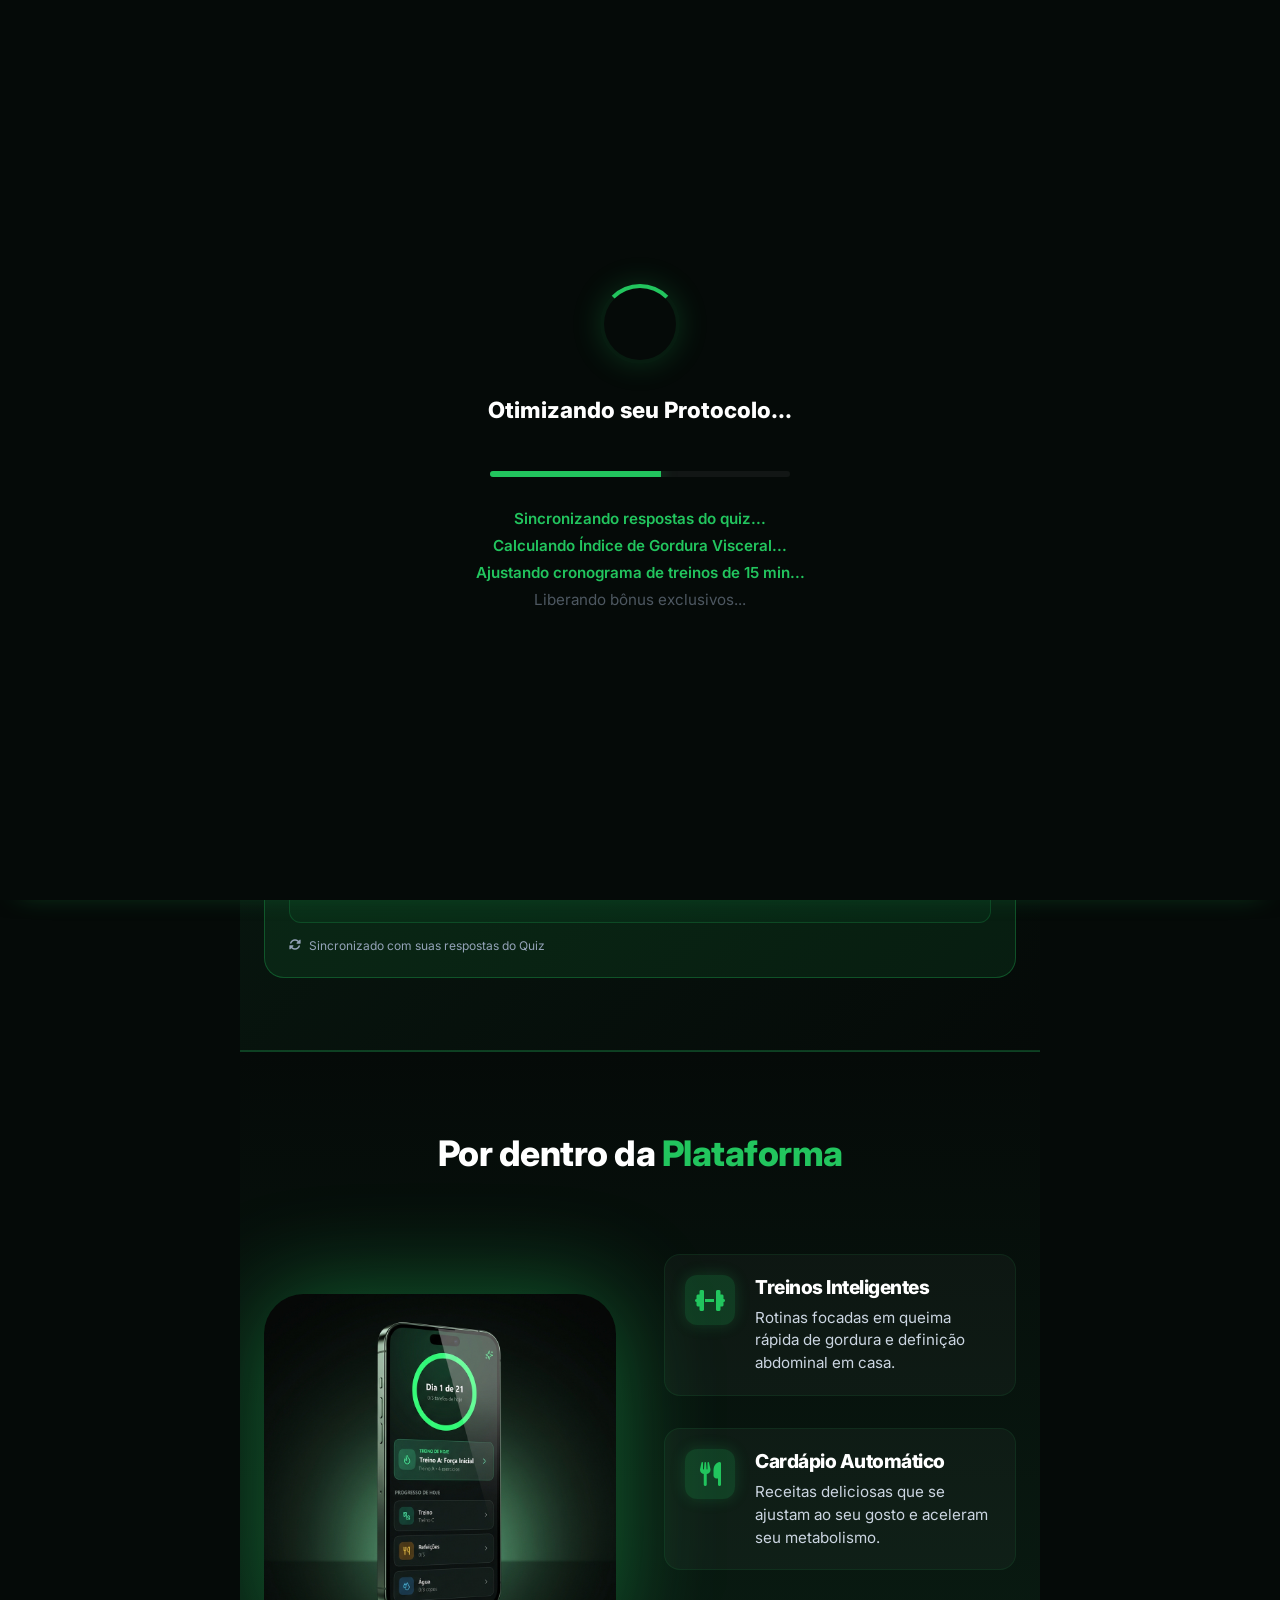
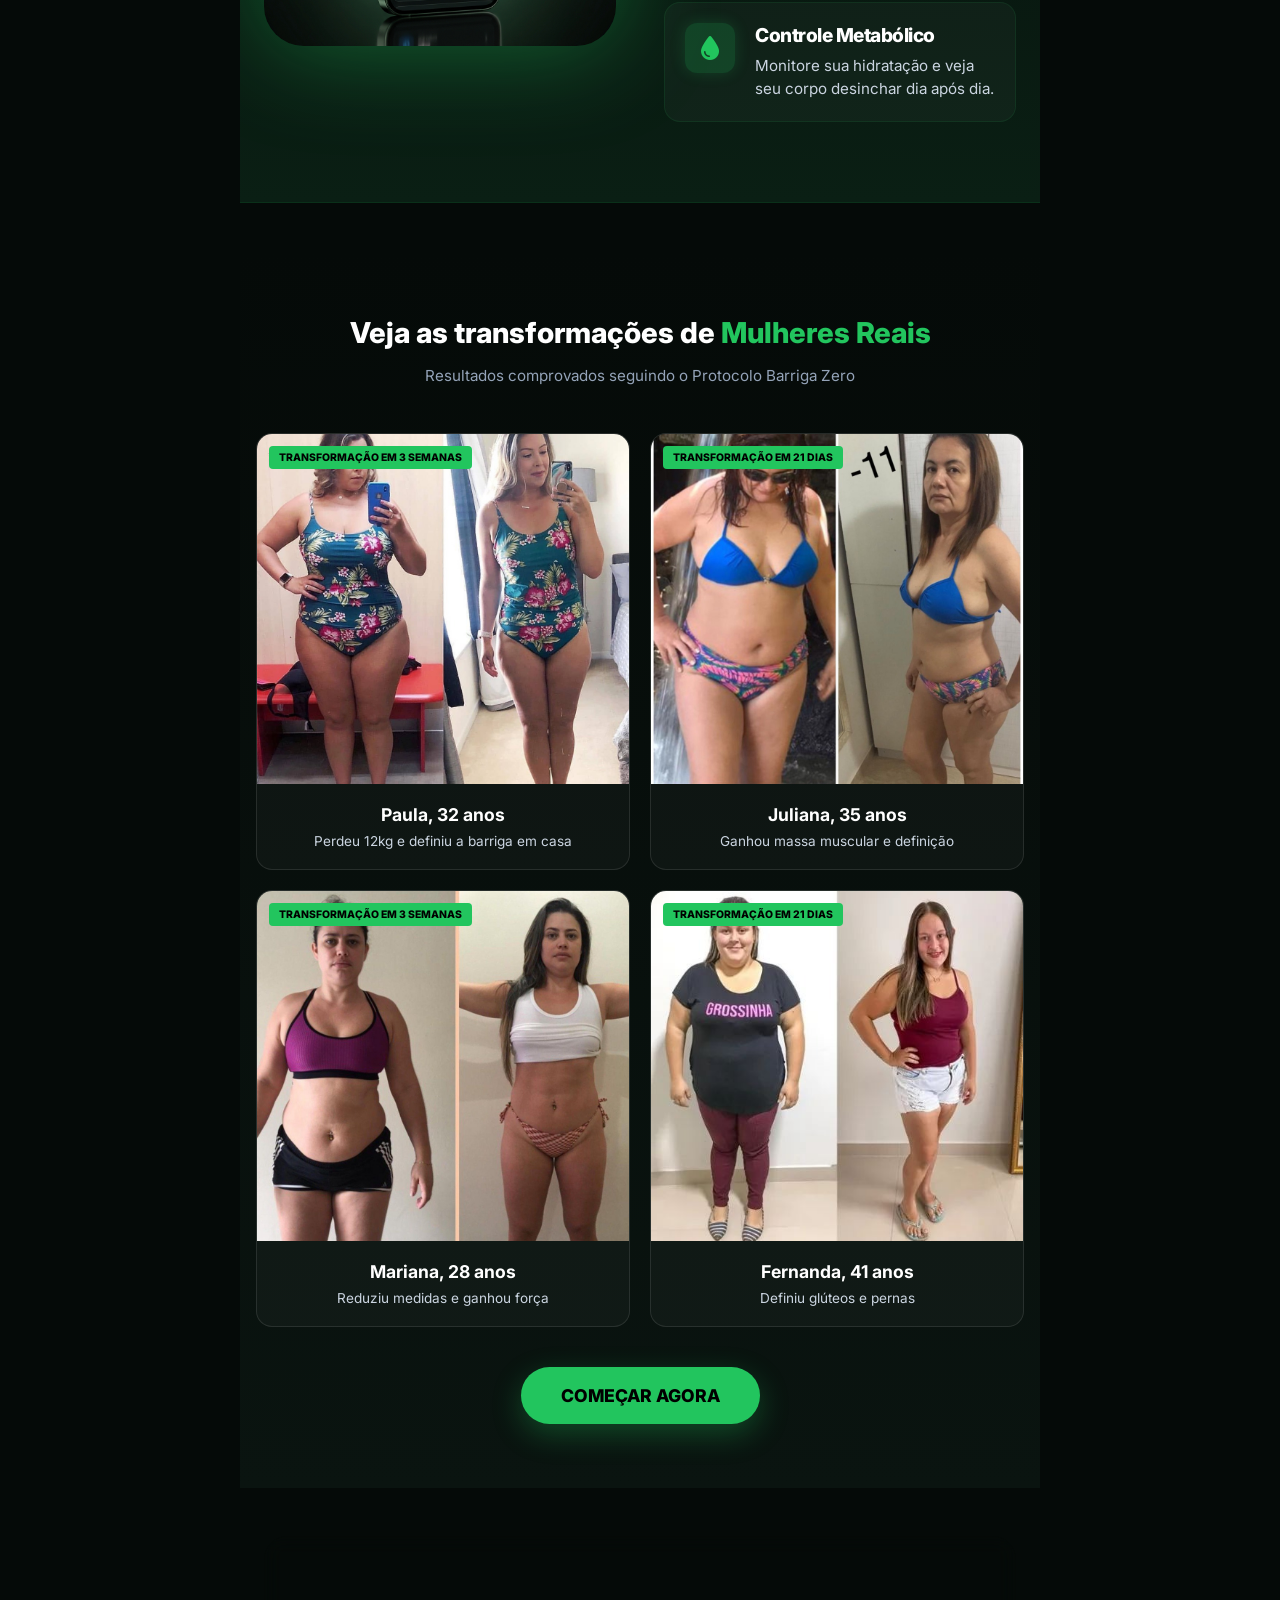
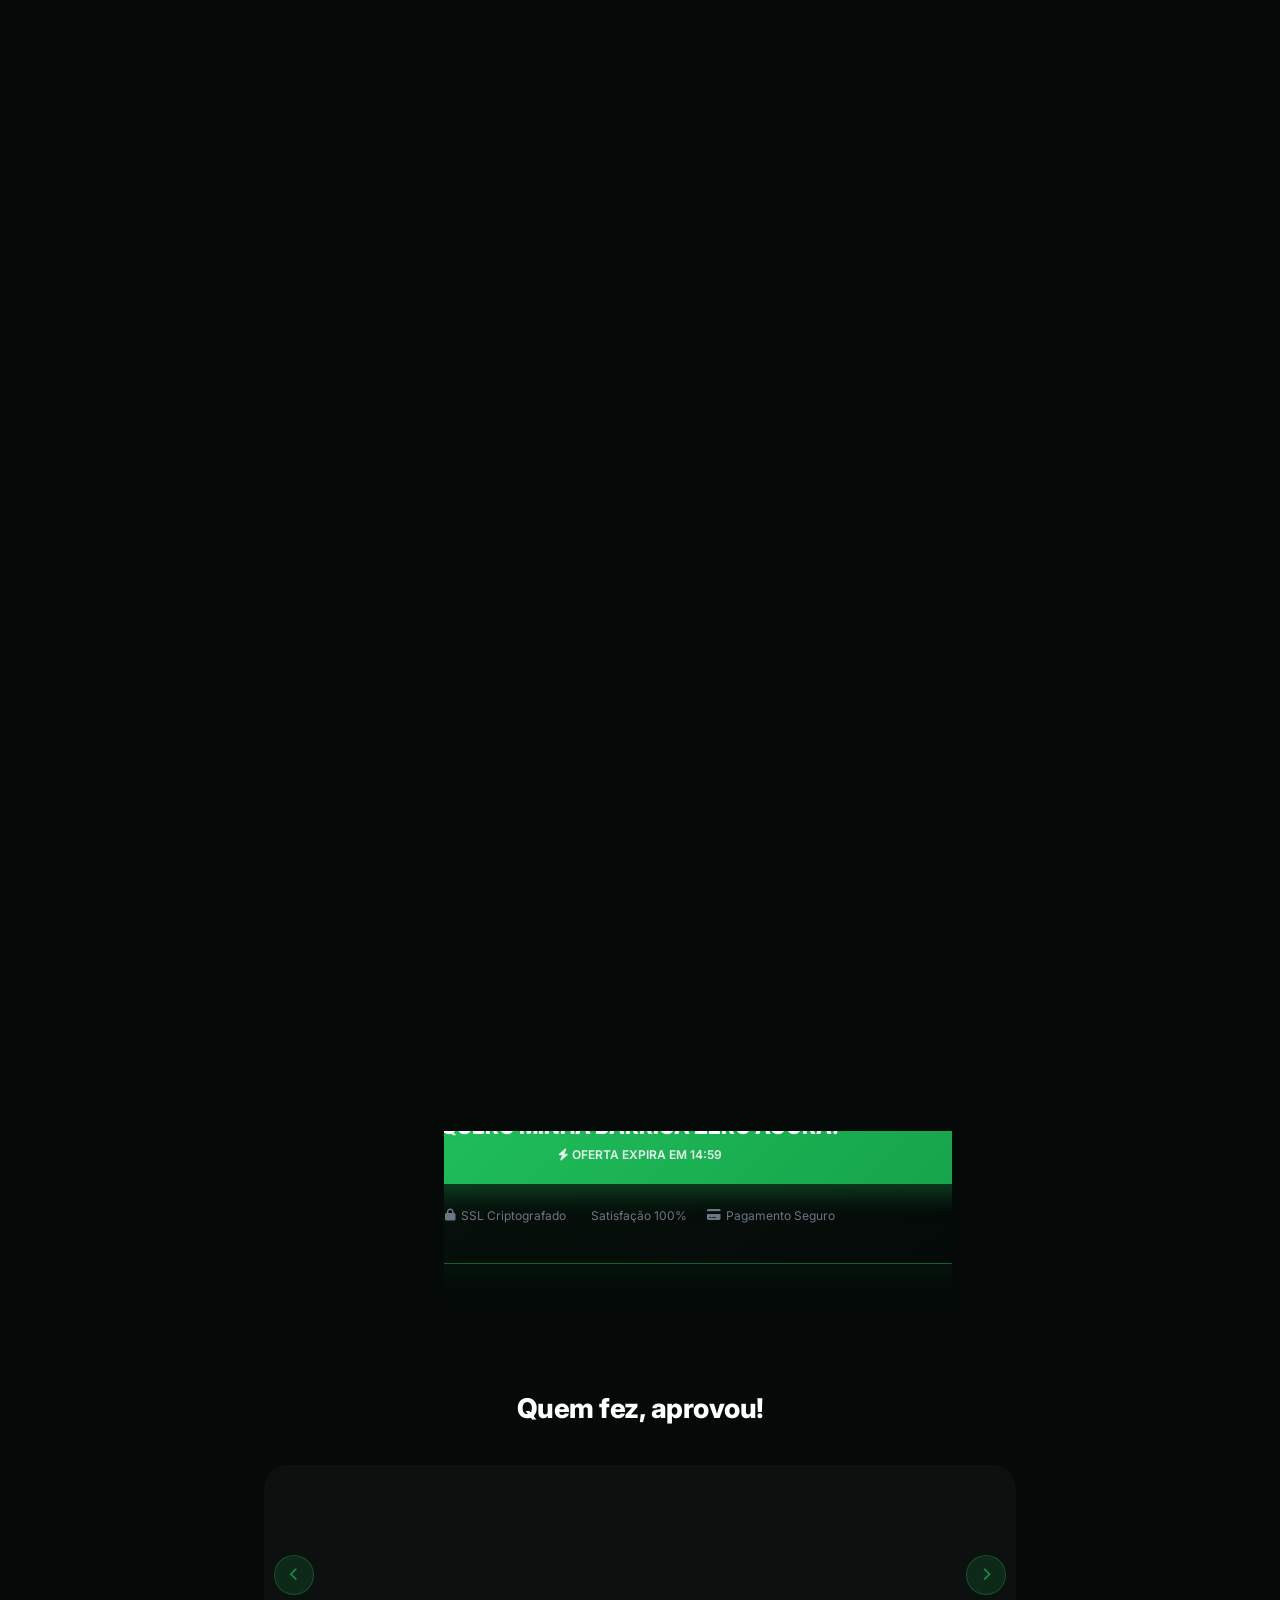
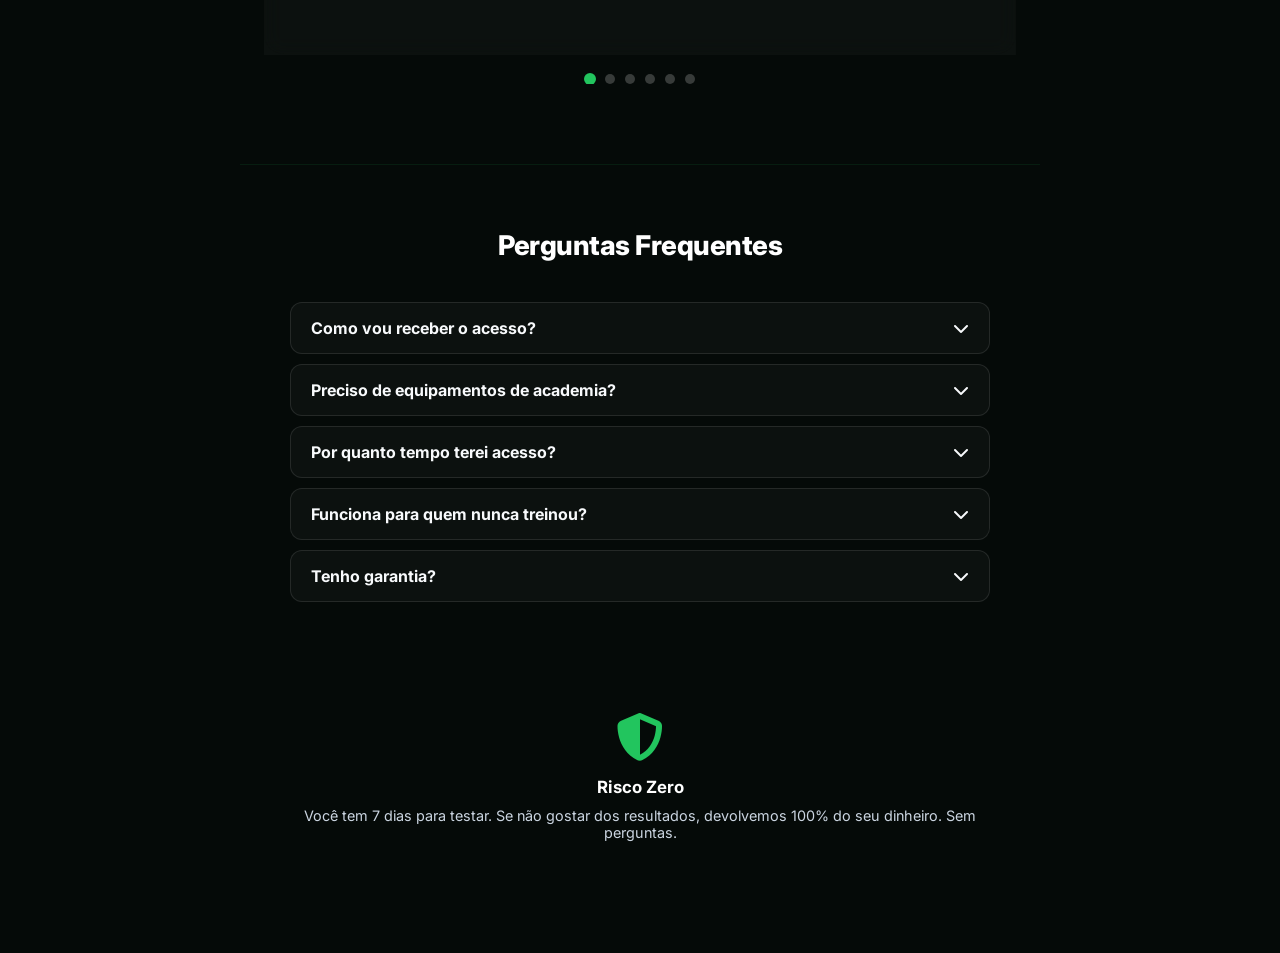
<file: checkout.html>
<!DOCTYPE html>
<html lang="pt-br">

<head>
    <meta charset="UTF-8">
    <meta name="viewport" content="width=device-width, initial-scale=1.0">
    <title>Seu Plano está pronto | Barriga Zero</title>
    <!-- Montserrat Font -->
    <link href="https://fonts.googleapis.com/css2?family=Montserrat:wght@300;400;500;600;700;800;900&display=swap"
        rel="stylesheet">
    <!-- Font Awesome -->
    <link rel="stylesheet" href="https://cdnjs.cloudflare.com/ajax/libs/font-awesome/6.4.0/css/all.min.css">
    <link rel="stylesheet" href="css/style.css">
    <!-- Meta Pixel Code -->
    <script>
        !function (f, b, e, v, n, t, s) {
            if (f.fbq) return; n = f.fbq = function () {
                n.callMethod ?
                    n.callMethod.apply(n, arguments) : n.queue.push(arguments)
            };
            if (!f._fbq) f._fbq = n; n.push = n; n.loaded = !0; n.version = '2.0';
            n.queue = []; t = b.createElement(e); t.async = !0;
            t.src = v; s = b.getElementsByTagName(e)[0];
            s.parentNode.insertBefore(t, s)
        }(window, document, 'script',
            'https://connect.facebook.net/en_US/fbevents.js');
        fbq('init', '794708607004793');
        fbq('track', 'PageView');
        fbq('track', 'InitiateCheckout');
    </script>
    <noscript><img height="1" width="1" style="display:none"
            src="https://www.facebook.com/tr?id=794708607004793&ev=PageView&noscript=1" /></noscript>
    <!-- End Meta Pixel Code -->
    <style>
        html {
            scroll-behavior: smooth;
        }

        /* Specific Styles for Sales/Checkout Page */
        .sales-container {
            max-width: 800px;
            margin: 0 auto;
            background: white;
            min-height: 100vh;
            padding-bottom: 80px;
        }

        .hero-result {
            background: linear-gradient(135deg, #fce7f3 0%, #fff0f6 100%);
            padding: 3rem 1.5rem;
            text-align: center;
        }

        .result-badge {
            background: var(--primary);
            color: white;
            display: inline-block;
            padding: 6px 16px;
            border-radius: 50px;
            font-size: 0.9rem;
            font-weight: 700;
            margin-bottom: 1rem;
            text-transform: uppercase;
        }

        body {
            background-color: #050a08;
            color: #f8fafc;
        }

        .sales-container {
            background-color: #050a08;
        }

        .hero-result {
            background: linear-gradient(135deg, #0a1f14 0%, #050a08 100%);
            border-bottom: 1px solid rgba(34, 197, 94, 0.2);
        }

        .headline,
        .section-title {
            color: #fff !important;
        }

        .subheadline {
            color: #94a3b8 !important;
        }

        .offer-box {
            background: rgba(255, 255, 255, 0.04);
            border: 1px solid rgba(34, 197, 94, 0.3);
            backdrop-filter: blur(10px);
            color: #fff;
        }

        .feature-item,
        .feature-text p,
        .user-quote,
        .guarantee p,
        .offer-box p {
            color: #cbd5e1 !important;
        }

        .feature-text h4 {
            color: #fff !important;
        }

        .testimonials-section,
        .results-section,
        .app-presentation {
            background: #050a08;
            border-bottom: 1px solid rgba(34, 197, 94, 0.1);
        }

        .testimonial-card,
        .result-card {
            background: rgba(255, 255, 255, 0.03) !important;
            border: 1px solid rgba(255, 255, 255, 0.1) !important;
            backdrop-filter: blur(10px);
        }

        .testimonial-card:hover,
        .result-card:hover {
            border-color: rgba(34, 197, 94, 0.4) !important;
            background: rgba(34, 197, 94, 0.05) !important;
        }

        .user-info h4,
        .result-info strong {
            color: #ffffff !important;
        }

        .user-quote,
        .result-info p {
            color: #94a3b8 !important;
        }

        .feature-icon {
            background: rgba(34, 197, 94, 0.2);
            color: #22c55e;
        }


        .headline {
            font-size: 2rem;
            font-weight: 800;
            color: var(--text-dark);
            line-height: 1.2;
            margin-bottom: 1rem;
        }

        .subheadline {
            font-size: 1.1rem;
            color: #666;
            margin-bottom: 2rem;
            line-height: 1.5;
        }

        /* Video Placeholder */
        .vsl-wrapper {
            width: 100%;
            aspect-ratio: 16/9;
            background: #000;
            border-radius: 16px;
            overflow: hidden;
            margin-bottom: 2rem;
            box-shadow: 0 10px 30px rgba(0, 0, 0, 0.15);
            position: relative;
            display: flex;
            align-items: center;
            justify-content: center;
        }



        /* Offer Section Redesign */
        .offer-box {
            background: linear-gradient(145deg, #0a1f14 0%, #050a08 100%);
            border: 1px solid rgba(34, 197, 94, 0.4);
            border-radius: 24px;
            padding: 2.5rem 1.5rem;
            margin: 3rem 1.5rem;
            box-shadow: 0 0 50px rgba(34, 197, 94, 0.1);
            text-align: center;
            position: relative;
            overflow: hidden;
        }

        .offer-box::before {
            content: '';
            position: absolute;
            top: 0;
            left: 0;
            right: 0;
            height: 4px;
            background: linear-gradient(90deg, transparent, #22c55e, transparent);
        }

        .bundle-image {
            max-width: 480px;
            /* Limited width for better aesthetics */
            width: 100%;
            height: auto;
            margin-bottom: 2.5rem;
            filter: drop-shadow(0 20px 50px rgba(0, 0, 0, 0.6));
        }

        .price-tag {
            font-size: 3.5rem;
            font-weight: 900;
            color: #22c55e;
            margin: 1.5rem 0;
            letter-spacing: -2px;
            text-shadow: 0 0 20px rgba(34, 197, 94, 0.3);
        }

        /* Optimization Overlay */
        #optimization-overlay {
            position: fixed;
            top: 0;
            left: 0;
            width: 100%;
            height: 100%;
            background: #050a08;
            z-index: 9999;
            display: flex;
            flex-direction: column;
            align-items: center;
            justify-content: center;
            padding: 20px;
            text-align: center;
        }

        .opt-spinner {
            width: 80px;
            height: 80px;
            border: 4px solid rgba(34, 197, 94, 0.1);
            border-top: 4px solid var(--primary);
            border-radius: 50%;
            animation: spin 1s linear infinite;
            margin-bottom: 2rem;
            box-shadow: 0 0 30px rgba(34, 197, 94, 0.2);
        }

        .opt-text {
            color: #fff;
            font-size: 1.4rem;
            font-weight: 800;
            margin-bottom: 1rem;
        }

        .opt-item {
            color: #94a3b8;
            font-size: 0.95rem;
            margin-bottom: 8px;
            transition: all 0.3s;
            opacity: 0.5;
        }

        .opt-item.active {
            color: var(--primary);
            opacity: 1;
            font-weight: 600;
        }

        .opt-progress-container {
            width: 100%;
            max-width: 300px;
            height: 6px;
            background: rgba(255, 255, 255, 0.05);
            border-radius: 10px;
            margin: 2rem 0;
            overflow: hidden;
        }

        .opt-progress-bar {
            width: 0%;
            height: 100%;
            background: var(--primary);
            transition: width 0.3s ease;
            box-shadow: 0 0 15px rgba(34, 197, 94, 0.5);
        }

        @keyframes spin {
            0% {
                transform: rotate(0deg);
            }

            100% {
                transform: rotate(360deg);
            }
        }

        @keyframes pulse-green {
            0% {
                transform: scale(1);
                text-shadow: 0 0 10px rgba(34, 197, 94, 0.3);
            }

            50% {
                transform: scale(1.05);
                text-shadow: 0 0 25px rgba(34, 197, 94, 0.6);
            }

            100% {
                transform: scale(1);
                text-shadow: 0 0 10px rgba(34, 197, 94, 0.3);
            }
        }

        .pulse {
            display: inline-block;
            animation: pulse-green 2s infinite ease-in-out;
        }

        .price-badge {
            display: inline-block;
            background: #ef4444;
            color: #fff;
            font-size: 0.8rem;
            padding: 4px 12px;
            border-radius: 6px;
            margin-top: 12px;
            font-weight: 800;
            text-transform: uppercase;
            letter-spacing: 1px;
            box-shadow: 0 4px 15px rgba(239, 68, 68, 0.3);
        }

        .btn-cta {
            background: linear-gradient(135deg, #22c55e 0%, #16a34a 100%);
            color: white;
            width: 100%;
            padding: 22px;
            border-radius: 16px;
            font-size: 1.3rem;
            font-weight: 800;
            border: none;
            cursor: pointer;
            box-shadow: 0 10px 25px rgba(34, 197, 94, 0.3);
            transition: all 0.3s cubic-bezier(0.175, 0.885, 0.32, 1.275);
            text-transform: uppercase;
            text-decoration: none;
            display: flex;
            align-items: center;
            justify-content: center;
            flex-direction: column;
        }

        .btn-cta:hover {
            transform: translateY(-3px) scale(1.02);
            box-shadow: 0 15px 35px rgba(34, 197, 94, 0.5);
        }

        .btn-cta small {
            display: block;
            font-size: 0.75rem;
            font-weight: 600;
            margin-top: 8px;
            opacity: 0.9;
        }

        /* Order Bump Styles */
        .order-bumps-container {
            margin: 2rem 0;
            text-align: left;
        }

        .order-bump-item {
            background: rgba(34, 197, 94, 0.05);
            border: 1px dashed rgba(34, 197, 94, 0.4);
            border-radius: 12px;
            padding: 15px;
            margin-bottom: 12px;
            display: flex;
            align-items: center;
            gap: 15px;
            cursor: pointer;
            transition: all 0.2s;
            position: relative;
        }

        .order-bump-item:hover {
            background: rgba(34, 197, 94, 0.1);
            transform: scale(1.01);
        }

        .order-bump-checkbox {
            width: 24px;
            height: 24px;
            accent-color: var(--primary);
            cursor: pointer;
        }

        .order-bump-info h4 {
            font-size: 0.95rem;
            color: #fff;
            margin-bottom: 2px;
            display: flex;
            align-items: center;
            gap: 8px;
        }

        .order-bump-info p {
            font-size: 0.8rem;
            color: #94a3b8 !important;
            margin: 0;
        }

        .order-bump-price {
            margin-left: auto;
            font-weight: 800;
            color: #22c55e;
            font-size: 0.9rem;
        }

        .bump-badge {
            position: absolute;
            top: -10px;
            right: 15px;
            background: #d63031;
            color: white;
            font-size: 0.65rem;
            padding: 2px 8px;
            border-radius: 4px;
            font-weight: 900;
            text-transform: uppercase;
            animation: pulse-red 2s infinite;
        }

        @keyframes pulse-red {
            0% {
                transform: scale(1);
                box-shadow: 0 0 0 0 rgba(214, 48, 49, 0.7);
            }

            70% {
                transform: scale(1.05);
                box-shadow: 0 0 0 10px rgba(214, 48, 49, 0);
            }

            100% {
                transform: scale(1);
                box-shadow: 0 0 0 0 rgba(214, 48, 49, 0);
            }
        }

        /* Features List */
        .features-list {
            list-style: none;
            text-align: left;
            margin: 2rem 0;
        }

        .feature-item {
            display: flex;
            gap: 12px;
            margin-bottom: 1rem;
            font-size: 1rem;
            color: #444;
        }

        .feature-item i {
            color: var(--primary);
            margin-top: 4px;
        }

        /* Testimonials */
        .testimonials-section {
            padding: 5rem 1.5rem;
        }

        .section-title {
            text-align: center;
            font-size: 1.7rem;
            font-weight: 800;
            margin-bottom: 2.5rem;
            color: #fff !important;
            letter-spacing: -0.5px;
        }

        .user-quote {
            font-size: 0.95rem;
            color: #94a3b8;
            font-style: italic;
            line-height: 1.6;
        }


        .guarantee {
            padding: 2rem;
            text-align: center;
            font-size: 0.9rem;
            color: #666;
        }

        .guarantee img {
            height: 60px;
            margin-bottom: 10px;
        }

        /* Testimonial Carousel - Final Ultra-Stable Styles */
        .testimonial-carousel {
            position: relative;
            overflow: hidden;
            width: 100%;
            max-width: 800px;
            margin: 0 auto;
            border-radius: 24px;
            touch-action: pan-y;
        }

        .carousel-track {
            display: flex;
            transition: transform 0.6s cubic-bezier(0.645, 0.045, 0.355, 1);
            will-change: transform;
            cursor: grab;
        }

        .carousel-track:active {
            cursor: grabbing;
        }

        /* Navigation Arrows */
        .carousel-nav {
            position: absolute;
            top: 50%;
            width: 100%;
            display: flex;
            justify-content: space-between;
            transform: translateY(-50%);
            padding: 0 10px;
            pointer-events: none;
            z-index: 10;
        }

        .nav-btn {
            width: 40px;
            height: 40px;
            background: rgba(34, 197, 94, 0.2);
            backdrop-filter: blur(10px);
            border: 1px solid rgba(34, 197, 94, 0.4);
            border-radius: 50%;
            color: #22c55e;
            display: flex;
            align-items: center;
            justify-content: center;
            cursor: pointer;
            pointer-events: auto;
            transition: all 0.3s;
            opacity: 0.7;
        }

        .nav-btn:hover {
            opacity: 1;
            background: rgba(34, 197, 94, 0.4);
        }

        @media (max-width: 768px) {
            .carousel-nav {
                display: none;
                /* Hide arrows on mobile, use swipe */
            }
        }

        .carousel-dots {
            display: flex;
            justify-content: center;
            gap: 10px;
            margin-top: 20px;
        }

        .dot {
            width: 10px;
            height: 10px;
            border-radius: 50%;
            background: rgba(255, 255, 255, 0.2);
            cursor: pointer;
            transition: all 0.3s;
        }

        .dot.active {
            background: #22c55e;
            transform: scale(1.2);
        }

        .testimonial-card {
            width: 100%;
            /* Default for desktop or base centering */
            flex-shrink: 0;
            padding: 2.5rem;
            display: flex;
            gap: 20px;
            background: rgba(255, 255, 255, 0.035);
            border: 1px solid rgba(255, 255, 255, 0.1);
            box-sizing: border-box;
            margin: 0;
            border-radius: 20px;
        }

        .user-avatar {
            width: 65px;
            height: 65px;
            border-radius: 50%;
            border: 2px solid var(--primary);
            object-fit: cover;
            flex-shrink: 0;
            box-shadow: 0 0 15px rgba(34, 197, 94, 0.3);
        }

        .user-info {
            flex: 1;
            text-align: left;
        }

        .user-info h4 {
            font-size: 1.15rem;
            font-weight: 700;
            color: #fff;
            margin-bottom: 5px;
        }

        .stars {
            color: #f59e0b;
            font-size: 0.9rem;
            margin-bottom: 12px;
        }

        .user-quote {
            font-size: 1rem;
            color: #cbd5e1;
            font-style: italic;
            line-height: 1.6;
            margin: 0;
        }

        /* Results Section Styles */
        .results-section {
            padding: 5rem 1.5rem;
        }

        .results-grid {
            display: grid;
            grid-template-columns: 1fr;
            gap: 1.5rem;
            max-width: 800px;
            margin: 0 auto;
        }

        @media (min-width: 640px) {
            .results-grid {
                grid-template-columns: repeat(2, 1fr);
            }
        }

        .result-card {
            border-radius: 24px;
            overflow: hidden;
            transition: all 0.4s cubic-bezier(0.175, 0.885, 0.32, 1.275);
            position: relative;
        }

        .result-card:hover {
            transform: translateY(-5px);
            box-shadow: 0 8px 25px rgba(192, 38, 211, 0.15);
        }

        .result-label {
            position: absolute;
            top: 15px;
            left: 15px;
            background: var(--primary);
            color: white;
            padding: 6px 12px;
            border-radius: 20px;
            font-size: 0.75rem;
            font-weight: 700;
            text-transform: uppercase;
            z-index: 2;
            box-shadow: 0 2px 8px rgba(0, 0, 0, 0.2);
        }

        .result-image {
            width: 100%;
            height: 280px;
            object-fit: cover;
            display: block;
        }

        .result-info {
            padding: 1rem;
            text-align: center;
        }

        .result-info p {
            margin: 0;
            color: #333;
        }

        .result-info strong {
            font-size: 1rem;
            color: #000;
        }

        /* App Presentation Section */
        .app-presentation {
            background: linear-gradient(180deg, #050a08 0%, #0a1f14 100%);
            padding: 5rem 1.5rem;
            text-align: center;
            overflow: hidden;
            border-top: 1px solid rgba(34, 197, 94, 0.2);
            border-bottom: 1px solid rgba(34, 197, 94, 0.2);
        }

        .app-content {
            display: flex;
            flex-direction: column;
            align-items: center;
            gap: 3rem;
            max-width: 900px;
            margin: 0 auto;
        }

        @media (min-width: 768px) {
            .app-content {
                flex-direction: row;
                text-align: left;
                align-items: center;
            }

            .app-mockup {
                flex: 1;
            }

            .app-features {
                flex: 1;
            }
        }

        .app-mockup img {
            max-width: 550px;
            /* Increased to better match features height */
            width: 100%;
            height: auto;
            filter: drop-shadow(0 0 50px rgba(34, 197, 94, 0.45));
            animation: float 8s ease-in-out infinite;
            border-radius: 40px;
        }

        @keyframes float {
            0% {
                transform: translateY(0px) rotate(0deg);
            }

            50% {
                transform: translateY(-15px) rotate(1deg);
            }

            100% {
                transform: translateY(0px) rotate(0deg);
            }
        }

        .feature-grid {
            display: grid;
            grid-template-columns: 1fr;
            gap: 2rem;
            margin-top: 2rem;
        }

        .app-feature-item {
            display: flex;
            gap: 20px;
            align-items: flex-start;
            background: rgba(255, 255, 255, 0.03);
            padding: 20px;
            border-radius: 16px;
            border: 1px solid rgba(34, 197, 94, 0.1);
            transition: all 0.3s ease;
        }

        .app-feature-item:hover {
            background: rgba(34, 197, 94, 0.05);
            border-color: rgba(34, 197, 94, 0.3);
            transform: translateX(10px);
        }

        .feature-icon {
            background: rgba(34, 197, 94, 0.2);
            color: #22c55e;
            width: 50px;
            height: 50px;
            border-radius: 12px;
            display: flex;
            align-items: center;
            justify-content: center;
            flex-shrink: 0;
            font-size: 1.5rem;
            box-shadow: 0 0 15px rgba(34, 197, 94, 0.2);
        }

        .feature-text h4 {
            font-size: 1.2rem;
            font-weight: 800;
            margin-bottom: 8px;
            color: #ffffff;
            letter-spacing: -0.5px;
        }

        .feature-text p {
            font-size: 0.95rem;
            color: #94a3b8;
            line-height: 1.5;
        }

        /* Conversion Optimization Styles */
        .timer-bar {
            background: #d63031;
            color: white;
            text-align: center;
            padding: 8px;
            font-size: 0.9rem;
            font-weight: 700;
            position: sticky;
            top: 0;
            z-index: 1000;
            box-shadow: 0 2px 10px rgba(0, 0, 0, 0.2);
        }

        .diagnostic-card {
            background: rgba(34, 197, 94, 0.1);
            border: 1px solid rgba(34, 197, 94, 0.3);
            border-radius: 20px;
            padding: 1.5rem;
            margin: 1.5rem 0;
            text-align: left;
            position: relative;
            overflow: hidden;
        }

        .diagnostic-header {
            display: flex;
            justify-content: space-between;
            align-items: center;
            margin-bottom: 1rem;
        }

        .diagnostic-tag {
            background: #22c55e;
            color: white;
            padding: 4px 10px;
            border-radius: 5px;
            font-size: 0.7rem;
            font-weight: 800;
            text-transform: uppercase;
        }

        .diagnostic-grid {
            display: grid;
            grid-template-columns: repeat(2, 1fr);
            gap: 10px;
        }

        .diag-item {
            background: rgba(255, 255, 255, 0.05);
            padding: 10px;
            border-radius: 10px;
            font-size: 0.85rem;
        }

        .diag-item strong {
            display: block;
            color: #22c55e;
            font-size: 0.75rem;
            text-transform: uppercase;
        }

        /* Enhanced Diagnostic Styles */
        .diagnostic-title {
            text-align: center;
            margin-bottom: 1.5rem;
        }

        .diagnostic-title h2 {
            font-size: 1.8rem;
            font-weight: 800;
            color: #fff;
            margin-bottom: 0.5rem;
        }

        .diagnostic-title .highlight {
            color: #ef4444;
            text-transform: uppercase;
        }

        .diagnostic-subtitle {
            color: #94a3b8;
            font-size: 0.95rem;
            line-height: 1.6;
        }

        .diagnostic-subtitle .highlight-green {
            color: #22c55e;
            font-weight: 700;
        }

        .status-comparison {
            display: grid;
            grid-template-columns: 1fr 1fr;
            gap: 15px;
            margin: 2rem 0;
        }

        .status-box {
            background: rgba(255, 255, 255, 0.03);
            border: 1px solid rgba(255, 255, 255, 0.1);
            border-radius: 16px;
            padding: 1.5rem;
            text-align: center;
            position: relative;
            overflow: hidden;
        }

        .status-box.current {
            border-color: rgba(239, 68, 68, 0.5);
        }

        .status-box.goal {
            border-color: rgba(34, 197, 94, 0.5);
            position: relative;
        }

        .status-box.goal::before {
            content: "META";
            position: absolute;
            top: 10px;
            right: -25px;
            background: #22c55e;
            color: white;
            padding: 2px 30px;
            font-size: 0.65rem;
            font-weight: 800;
            transform: rotate(45deg);
        }

        .status-label {
            font-size: 0.75rem;
            font-weight: 700;
            text-transform: uppercase;
            color: #94a3b8;
            margin-bottom: 1rem;
        }

        .status-icon {
            font-size: 3rem;
            margin: 1rem 0;
        }

        .status-icon.slow {
            color: #ef4444;
        }

        .status-icon.fast {
            color: #22c55e;
        }

        .efficiency-bar {
            width: 100%;
            height: 6px;
            background: rgba(255, 255, 255, 0.1);
            border-radius: 10px;
            margin: 1rem 0 0.5rem;
            overflow: hidden;
        }

        .efficiency-fill {
            height: 100%;
            border-radius: 10px;
            transition: width 1s ease;
        }

        .efficiency-fill.low {
            background: #ef4444;
            width: 24%;
        }

        .efficiency-fill.high {
            background: #22c55e;
            width: 95%;
        }

        .efficiency-text {
            font-size: 0.8rem;
            color: #cbd5e1;
            text-align: right;
        }

        .status-text {
            font-size: 1rem;
            font-weight: 700;
            margin-top: 0.5rem;
        }

        .status-text.negative {
            color: #ef4444;
        }

        .status-text.positive {
            color: #22c55e;
        }

        @media (max-width: 640px) {
            .status-comparison {
                grid-template-columns: 1fr;
            }
        }

        .trust-seals {
            display: flex;
            justify-content: center;
            gap: 20px;
            margin-top: 1.5rem;
            opacity: 0.7;
            flex-wrap: wrap;
        }

        .seal-item {
            font-size: 0.75rem;
            display: flex;
            align-items: center;
            gap: 5px;
            color: #94a3b8;
        }

        .faq-section {
            padding: 4rem 1.5rem;
            background: #050a08;
        }

        .faq-container {
            max-width: 700px;
            margin: 0 auto;
        }

        .faq-item {
            background: rgba(255, 255, 255, 0.03);
            border: 1px solid rgba(255, 255, 255, 0.1);
            border-radius: 12px;
            margin-bottom: 10px;
            overflow: hidden;
        }

        .faq-question {
            padding: 15px 20px;
            cursor: pointer;
            display: flex;
            justify-content: space-between;
            align-items: center;
            font-weight: 700;
            transition: all 0.3s;
        }

        .faq-question:hover {
            background: rgba(34, 197, 94, 0.05);
        }

        .faq-answer {
            padding: 0 20px;
            max-height: 0;
            overflow: hidden;
            transition: all 0.3s;
            color: #94a3b8;
            font-size: 0.9rem;
            line-height: 1.6;
        }

        .faq-item.active .faq-answer {
            padding: 15px 20px;
            max-height: 200px;
            border-top: 1px solid rgba(255, 255, 255, 0.1);
        }

        .faq-item.active i {
            transform: rotate(180deg);
        }

        /* Final Responsive Stability Fix - V3 */
        @media (max-width: 768px) {

            html,
            body {
                width: 100% !important;
                overflow-x: hidden !important;
                position: relative;
                margin: 0;
                padding: 0;
            }

            .sales-container {
                width: 100% !important;
                max-width: 100% !important;
                overflow-x: hidden !important;
                padding-bottom: 100px;
                /* Space for fixed footer */
                margin: 0;
            }

            .hero-result {
                padding: 2rem 1rem;
                width: 100%;
                box-sizing: border-box;
            }

            .headline {
                font-size: 1.45rem !important;
                /* Slightly smaller to prevent any overflow */
                line-height: 1.25;
                font-weight: 800;
                word-wrap: break-word;
                padding: 0 5px;
                text-align: center;
            }

            .subheadline {
                font-size: 0.95rem;
                padding: 0 10px;
                text-align: center;
                line-height: 1.5;
            }



            .offer-box {
                margin: 2rem 0.75rem;
                padding: 1.8rem 1rem;
                width: auto;
                /* Let it be natural within margins */
            }

            .bundle-image {
                max-width: 100%;
                margin-bottom: 1.5rem;
            }

            .price-tag {
                font-size: 2.4rem;
                letter-spacing: -1px;
            }

            .btn-cta {
                padding: 18px 10px;
                font-size: 1.1rem;
            }

            .testimonial-card {
                padding: 1.5rem 1rem;
                flex-direction: column;
                text-align: center;
                gap: 12px;
            }

            .user-avatar {
                width: 50px;
                height: 50px;
                margin: 0 auto;
            }

            .user-info h4 {
                font-size: 1rem;
            }

            .user-quote {
                font-size: 0.85rem;
                line-height: 1.4;
            }

            .section-title {
                font-size: 1.5rem;
                padding: 0 10px;
            }

            .app-mockup img {
                max-width: 100%;
                border-radius: 20px;
            }

            .app-presentation {
                padding: 3rem 1rem;
            }
        }

        /* Essential Global Reset */
        * {
            box-sizing: border-box !important;
        }

        html,
        body {
            max-width: 100%;
            overflow-x: hidden;
            background-color: #050a08;
        }
    </style>
</head>

<body>
    <!-- Optimization Overlay (Interstitial) -->
    <div id="optimization-overlay">
        <div class="opt-spinner"></div>
        <div class="opt-text">Otimizando seu Protocolo...</div>
        <div class="opt-progress-container">
            <div class="opt-progress-bar" id="opt-bar"></div>
        </div>
        <div id="opt-steps">
            <div class="opt-item active" id="opt-1">Sincronizando respostas do quiz...</div>
            <div class="opt-item" id="opt-2">Calculando Índice de Gordura Visceral...</div>
            <div class="opt-item" id="opt-3">Ajustando cronograma de treinos de 15 min...</div>
            <div class="opt-item" id="opt-4">Liberando bônus exclusivos...</div>
        </div>
    </div>

    <div class="timer-bar" id="top-timer">
        Sua oferta especial expira em: <span id="timer-display">15:00</span>
    </div>

    <div class="sales-container">
        <!-- Hero Result -->
        <div class="hero-result">
            <div class="result-badge"><i class="fas fa-check-circle"></i> Análise Concluída</div>
            <h1 class="headline">Seu Plano <span style="color: var(--primary);">Barriga Zero</span> está pronto!
            </h1>

            <!-- Professional Diagnostic Section -->
            <div class="diagnostic-card">
                <div class="diagnostic-title">
                    <h2>DIAGNÓSTICO: <span class="highlight">BLOQUEIO METABÓLICO DETECTADO.</span></h2>
                    <p class="diagnostic-subtitle">
                        Com base nas variações do seu perfil hormonal e taxa metabólica basal, identificamos um platô de
                        armazenamento. O seu protocolo foi recalibrado para priorizar a queima de gordura visceral e
                        localizada em: <span class="highlight-green" id="diag-zone-text">Barriga e Cintura.</span>
                    </p>
                </div>

                <div class="diagnostic-header">
                    <span class="diagnostic-tag">DIAGNÓSTICO PERSONALIZADO</span>
                    <i class="fas fa-microchip" style="color: #22c55e;"></i>
                </div>

                <!-- Detailed Analysis Grid -->
                <div style="display: grid; grid-template-columns: 1fr 1fr; gap: 15px; margin: 2rem 0;">
                    <!-- Bioimpedância -->
                    <div
                        style="background: rgba(255,255,255,0.03); padding: 1.5rem; border-radius: 12px; border: 1px solid rgba(255,255,255,0.1);">
                        <div style="display: flex; align-items: center; gap: 10px; margin-bottom: 1rem;">
                            <i class="fas fa-microscope" style="color: #22c55e; font-size: 1.5rem;"></i>
                            <h4
                                style="margin: 0; font-size: 0.9rem; color: #94a3b8; text-transform: uppercase; font-weight: 700;">
                                Bioimpedância</h4>
                        </div>
                        <div style="font-size: 1.1rem; font-weight: 700; color: #fff; margin-bottom: 0.5rem;">Relatório
                            Concluído</div>
                        <div style="font-size: 0.85rem; color: #cbd5e1;" id="diag-metabolic-type">Taxa de Oxidação:
                            Baixa</div>
                        <div style="font-size: 0.85rem; color: #cbd5e1;" id="diag-metabolic-basal">Fase Metabólica:
                            Platô</div>
                    </div>

                    <!-- Status Metabólico -->
                    <div
                        style="background: rgba(255,255,255,0.03); padding: 1.5rem; border-radius: 12px; border: 1px solid rgba(239,68,68,0.3);">
                        <div style="display: flex; align-items: center; gap: 10px; margin-bottom: 1rem;">
                            <i class="fas fa-bolt" style="color: #ef4444; font-size: 1.5rem;"></i>
                            <h4
                                style="margin: 0; font-size: 0.9rem; color: #94a3b8; text-transform: uppercase; font-weight: 700;">
                                Eficiência Energética</h4>
                        </div>
                        <div style="font-size: 1.1rem; font-weight: 700; color: #ef4444; margin-bottom: 0.5rem;"
                            id="diag-metabolic-status">
                            Bloqueio Detectado</div>
                        <div style="font-size: 0.85rem; color: #cbd5e1;" id="diag-basal-rate">Taxa Basal: Reduzida</div>
                        <div style="font-size: 0.85rem; color: #cbd5e1;" id="diag-efficiency">Eficiência: 24% do ideal
                        </div>
                    </div>

                    <!-- Foco Principal -->
                    <div
                        style="background: rgba(255,255,255,0.03); padding: 1.5rem; border-radius: 12px; border: 1px solid rgba(255,255,255,0.1);">
                        <div style="display: flex; align-items: center; gap: 10px; margin-bottom: 1rem;">
                            <i class="fas fa-bullseye" style="color: #22c55e; font-size: 1.5rem;"></i>
                            <h4
                                style="margin: 0; font-size: 0.9rem; color: #94a3b8; text-transform: uppercase; font-weight: 700;">
                                Foco Localizado</h4>
                        </div>
                        <div style="font-size: 1.1rem; font-weight: 700; color: #fff; margin-bottom: 0.5rem;"
                            id="diag-zone">Barriga e Cintura</div>
                        <div style="font-size: 0.85rem; color: #cbd5e1;" id="diag-visceral-fat">Índice Visceral: Nível 4
                        </div>
                        <div style="font-size: 0.85rem; color: #cbd5e1;" id="diag-water-retention">Status Inflamatório:
                            Moderado</div>
                    </div>

                    <!-- Potencial de Resultado -->
                    <div
                        style="background: linear-gradient(135deg, rgba(34,197,94,0.1) 0%, rgba(34,197,94,0.05) 100%); padding: 1.5rem; border-radius: 12px; border: 1px solid rgba(34,197,94,0.4);">
                        <div style="display: flex; align-items: center; gap: 10px; margin-bottom: 1rem;">
                            <i class="fas fa-chart-line" style="color: #22c55e; font-size: 1.5rem;"></i>
                            <h4
                                style="margin: 0; font-size: 0.9rem; color: #94a3b8; text-transform: uppercase; font-weight: 700;">
                                Potencial 21 Dias</h4>
                        </div>
                        <div style="font-size: 1.3rem; font-weight: 800; color: #22c55e; margin-bottom: 0.5rem;">ALTO
                            (8-12kg)</div>
                        <div style="font-size: 0.85rem; color: #cbd5e1;">Redução Cintura: 5-8cm</div>
                        <div style="font-size: 0.85rem; color: #cbd5e1;">Definição: +70%</div>
                    </div>
                </div>

                <!-- Protocolo Personalizado -->
                <div
                    style="background: rgba(34,197,94,0.05); border: 1px solid rgba(34,197,94,0.2); border-radius: 12px; padding: 1.5rem; margin-top: 1.5rem;">
                    <div style="display: flex; align-items: center; gap: 10px; margin-bottom: 1rem;">
                        <i class="fas fa-dna" style="color: #22c55e; font-size: 1.2rem;"></i>
                        <h4 style="margin: 0; font-size: 0.95rem; color: #fff; font-weight: 700;">Protocolo Gerado
                            Especificamente Para Você:</h4>
                    </div>
                    <div
                        style="display: grid; grid-template-columns: repeat(2, 1fr); gap: 10px; font-size: 0.85rem; color: #cbd5e1;">
                        <div style="display: flex; align-items: center; gap: 8px;">
                            <i class="fas fa-check-circle" style="color: #22c55e;"></i>
                            <span>Treinos 15min/dia adaptados</span>
                        </div>
                        <div style="display: flex; align-items: center; gap: 8px;">
                            <i class="fas fa-check-circle" style="color: #22c55e;"></i>
                            <span>Cardápio anti-inflamatório</span>
                        </div>
                        <div style="display: flex; align-items: center; gap: 8px;">
                            <i class="fas fa-check-circle" style="color: #22c55e;"></i>
                            <span>Jejum intermitente ajustado</span>
                        </div>
                        <div style="display: flex; align-items: center; gap: 8px;">
                            <i class="fas fa-check-circle" style="color: #22c55e;"></i>
                            <span>Suplementação recomendada</span>
                        </div>
                    </div>
                </div>

                <div
                    style="margin-top: 15px; font-size: 0.75rem; color: #94a3b8; display: flex; align-items: center; gap: 8px;">
                    <i class="fas fa-sync-alt fa-spin"></i> Sincronizado com suas respostas do Quiz
                </div>
            </div>


        </div>

        <!-- Inside the App Section -->
        <div class="app-presentation">
            <h3 class="section-title" style="font-size: 2.2rem; margin-bottom: 3rem;">Por dentro da <span
                    style="color: var(--primary);">Plataforma</span></h3>
            <div class="app-content">
                <div class="app-mockup">
                    <img src="./images/app_mockup_v5.png" alt="App Dashboard Mockup">
                </div>
                <div class="app-features">
                    <div class="feature-grid">
                        <div class="app-feature-item">
                            <div class="feature-icon"><i class="fas fa-dumbbell"></i></div>
                            <div class="feature-text">
                                <h4>Treinos Inteligentes</h4>
                                <p>Rotinas focadas em queima rápida de gordura e definição abdominal em casa.</p>
                            </div>
                        </div>
                        <div class="app-feature-item">
                            <div class="feature-icon"><i class="fas fa-utensils"></i></div>
                            <div class="feature-text">
                                <h4>Cardápio Automático</h4>
                                <p>Receitas deliciosas que se ajustam ao seu gosto e aceleram seu metabolismo.</p>
                            </div>
                        </div>
                        <div class="app-feature-item">
                            <div class="feature-icon"><i class="fas fa-tint"></i></div>
                            <div class="feature-text">
                                <h4>Controle Metabólico</h4>
                                <p>Monitore sua hidratação e veja seu corpo desinchar dia após dia.</p>
                            </div>
                        </div>
                    </div>
                </div>
            </div>

        </div>

        <!-- Results Section -->
        <div style="background: linear-gradient(180deg, #050a08 0%, #0a1410 100%); padding: 4rem 1rem; margin: 3rem 0;">
            <div style="max-width: 1000px; margin: 0 auto;">
                <h3 style="font-size: 1.8rem; font-weight: 800; text-align: center; color: #fff; margin-bottom: 1rem;">
                    Veja as transformações de <span style="color: #22c55e;">Mulheres Reais</span>
                </h3>
                <p style="text-align: center; color: #94a3b8; margin-bottom: 3rem; font-size: 0.95rem;">
                    Resultados comprovados seguindo o Protocolo Barriga Zero
                </p>

                <!-- Results Grid -->
                <div style="display: grid; grid-template-columns: repeat(2, 1fr); gap: 20px; margin-bottom: 2rem;">
                    <!-- Result 1 -->
                    <div
                        style="background: rgba(255,255,255,0.03); border-radius: 16px; overflow: hidden; border: 1px solid rgba(255,255,255,0.1);">
                        <div style="position: relative; height: 350px; overflow: hidden;">
                            <img src="./images/results/final_1.jpg" alt="Transformação Paula"
                                style="width: 100%; height: 100%; object-fit: cover; display: block;">
                            <div
                                style="position: absolute; top: 12px; left: 12px; background: #22c55e; color: #000; padding: 5px 10px; border-radius: 4px; font-size: 0.65rem; font-weight: 800; text-transform: uppercase; z-index: 10;">
                                Transformação em 3 Semanas
                            </div>
                        </div>
                        <div style="padding: 1.25rem; text-align: center;">
                            <h4 style="font-size: 1.1rem; font-weight: 700; color: #fff; margin-bottom: 0.5rem;">Paula,
                                32 anos</h4>
                            <p style="font-size: 0.85rem; color: #cbd5e1; margin: 0;">Perdeu 12kg e definiu a barriga em
                                casa</p>
                        </div>
                    </div>

                    <!-- Result 2 -->
                    <div
                        style="background: rgba(255,255,255,0.03); border-radius: 16px; overflow: hidden; border: 1px solid rgba(255,255,255,0.1);">
                        <div style="position: relative; height: 350px; overflow: hidden;">
                            <img src="./images/results/final_2.jpg" alt="Transformação Juliana"
                                style="width: 100%; height: 100%; object-fit: cover; display: block;">
                            <div
                                style="position: absolute; top: 12px; left: 12px; background: #22c55e; color: #000; padding: 5px 10px; border-radius: 4px; font-size: 0.65rem; font-weight: 800; text-transform: uppercase; z-index: 10;">
                                Transformação em 21 Dias
                            </div>
                        </div>
                        <div style="padding: 1.25rem; text-align: center;">
                            <h4 style="font-size: 1.1rem; font-weight: 700; color: #fff; margin-bottom: 0.5rem;">
                                Juliana, 35 anos</h4>
                            <p style="font-size: 0.85rem; color: #cbd5e1; margin: 0;">Ganhou massa muscular e definição
                            </p>
                        </div>
                    </div>

                    <!-- Result 3 -->
                    <div
                        style="background: rgba(255,255,255,0.03); border-radius: 16px; overflow: hidden; border: 1px solid rgba(255,255,255,0.1);">
                        <div style="position: relative; height: 350px; overflow: hidden;">
                            <img src="./images/results/final_3.jpg" alt="Transformação Mariana"
                                style="width: 100%; height: 100%; object-fit: cover; display: block;">
                            <div
                                style="position: absolute; top: 12px; left: 12px; background: #22c55e; color: #000; padding: 5px 10px; border-radius: 4px; font-size: 0.65rem; font-weight: 800; text-transform: uppercase; z-index: 10;">
                                Transformação em 3 Semanas
                            </div>
                        </div>
                        <div style="padding: 1.25rem; text-align: center;">
                            <h4 style="font-size: 1.1rem; font-weight: 700; color: #fff; margin-bottom: 0.5rem;">
                                Mariana, 28 anos</h4>
                            <p style="font-size: 0.85rem; color: #cbd5e1; margin: 0;">Reduziu medidas e ganhou força</p>
                        </div>
                    </div>

                    <!-- Result 4 -->
                    <div
                        style="background: rgba(255,255,255,0.03); border-radius: 16px; overflow: hidden; border: 1px solid rgba(255,255,255,0.1);">
                        <div style="position: relative; height: 350px; overflow: hidden;">
                            <img src="./images/results/final_4.jpg" alt="Transformação Fernanda"
                                style="width: 100%; height: 100%; object-fit: cover; display: block;">
                            <div
                                style="position: absolute; top: 12px; left: 12px; background: #22c55e; color: #000; padding: 5px 10px; border-radius: 4px; font-size: 0.65rem; font-weight: 800; text-transform: uppercase; z-index: 10;">
                                Transformação em 21 Dias
                            </div>
                        </div>
                        <div style="padding: 1.25rem; text-align: center;">
                            <h4 style="font-size: 1.1rem; font-weight: 700; color: #fff; margin-bottom: 0.5rem;">
                                Fernanda, 41 anos</h4>
                            <p style="font-size: 0.85rem; color: #cbd5e1; margin: 0;">Definiu glúteos e pernas</p>
                        </div>
                    </div>
                </div>

                <!-- CTA Button -->
                <div style="text-align: center; margin-top: 2.5rem;">
                    <a href="#offer"
                        style="display: inline-block; background: #22c55e; color: #000; font-size: 1.1rem; font-weight: 800; padding: 18px 40px; border-radius: 50px; text-decoration: none; text-transform: uppercase; box-shadow: 0 10px 30px rgba(34,197,94,0.3); transition: all 0.3s ease;">
                        Começar Agora
                    </a>
                </div>
            </div>
        </div>

        <!-- The Product / Offer -->
        <div class="offer-box" id="offer">
            <img src="./images/app_mockup_v4.png" alt="Barriga Zero App" class="bundle-image">
            <h2 style="font-size: 2.2rem; font-weight: 900; margin-bottom: 15px; color: #fff; letter-spacing: -1px;">
                Protocolo <span style="color: #22c55e;">Barriga Zero</span></h2>
            <p style="font-size: 1.1rem; margin-bottom: 2rem; color: #94a3b8;">Acesso imediato ao método completo +
                2
                Bônus Exclusivos.
            </p>

            <ul class="features-list" style="text-align: left; padding: 0 10px;">
                <li class="feature-item"
                    style="display: flex; justify-content: space-between; align-items: center; border-bottom: 1px solid rgba(255,255,255,0.05); padding: 12px 0;">
                    <span><i class="fas fa-check-circle" style="color: #22c55e; margin-right: 10px;"></i><strong>App
                            Barriga Zero:</strong> (Todos os treinos)</span>
                    <span style="color: #94a3b8; font-size: 0.8rem; text-decoration: line-through;">R$ 147</span>
                </li>
                <li class="feature-item"
                    style="display: flex; justify-content: space-between; align-items: center; border-bottom: 1px solid rgba(255,255,255,0.05); padding: 12px 0;">
                    <span><i class="fas fa-check-circle" style="color: #22c55e; margin-right: 10px;"></i><strong>BÔNUS
                            1:</strong> Protocolo de Treinos em Casa</span>
                    <span style="color: #94a3b8; font-size: 0.8rem; text-decoration: line-through;">R$ 97</span>
                </li>
                <li class="feature-item"
                    style="display: flex; justify-content: space-between; align-items: center; border-bottom: 1px solid rgba(255,255,255,0.05); padding: 12px 0;">
                    <span><i class="fas fa-check-circle" style="color: #22c55e; margin-right: 10px;"></i><strong>BÔNUS
                            2:</strong> Detox 7 Dias (Perca até 3kg)</span>
                    <span style="color: #94a3b8; font-size: 0.8rem; text-decoration: line-through;">R$ 67</span>
                </li>
                <li class="feature-item"
                    style="display: flex; justify-content: space-between; align-items: center; padding: 12px 0;">
                    <span><i class="fas fa-check-circle" style="color: #22c55e; margin-right: 10px;"></i>Acesso
                        Vitalício + Atualizações</span>
                    <span style="color: #22c55e; font-weight: 700; font-size: 0.8rem;">GRÁTIS</span>
                </li>
            </ul>

            <!-- Order Bumps Removed as requested -->

            <div class="price-tag">
                <div style="font-size: 1.1rem; color: #94a3b8; margin-bottom: 0.5rem; font-weight: 500;">
                    De <span style="text-decoration: line-through;">R$ 197,00</span> por apenas:
                </div>
                <div class="pulse">R$ 27,90</div>
                <div style="font-size: 1rem; color: #cbd5e1; margin-top: 5px; font-weight: 500; opacity: 0.9;">
                    (Apenas R$ 0,93 por dia)
                </div>
                <div class="price-badge">
                    85% DE DESCONTO LIBERADO
                </div>
            </div>

            <a href="https://pay.kirvano.com/8aed29af-b5d0-42fc-88e0-aba18c6cb6d8" class="btn-cta"
                style="background: linear-gradient(135deg, #22c55e 0%, #16a34a 100%);">
                QUERO MINHA BARRIGA ZERO AGORA!
                <small><i class="fas fa-bolt"></i> Oferta expira em <span id="timer">14:59</span></small>
            </a>

            <!-- Trust Seals -->
            <div class="trust-seals">
                <div class="seal-item"><i class="fas fa-lock"></i> SSL Criptografado</div>
                <div class="seal-item"><i class="fas fa-check-shield"></i> Satisfação 100%</div>
                <div class="seal-item"><i class="fas fa-credit-card"></i> Pagamento Seguro</div>
            </div>
        </div>

        <!-- Testimonials -->
        <div class="testimonials-section">
            <h3 class="section-title" style="color: #ffffff;">Quem fez, aprovou!</h3>

            <div class="testimonial-carousel">
                <div class="carousel-nav">
                    <button class="nav-btn prev" onclick="prevSlide()"><i class="fas fa-chevron-left"></i></button>
                    <button class="nav-btn next" onclick="nextSlide()"><i class="fas fa-chevron-right"></i></button>
                </div>
                <div class="carousel-track">
                    <!-- Testimonial 1 -->
                    <div class="testimonial-card">
                        <img src="./images/testimonials/test_1.jpg" class="user-avatar" alt="Fernanda">
                        <div class="user-info">
                            <h4>Fernanda S.</h4>
                            <div class="stars"><i class="fas fa-star"></i><i class="fas fa-star"></i><i
                                    class="fas fa-star"></i><i class="fas fa-star"></i><i class="fas fa-star"></i>
                            </div>
                            <p class="user-quote">"Eu achava que treinar em casa era sem graça, mas esse método
                                mudou meu corpo em 3 semanas. Minha cintura afinou muito!"</p>
                        </div>
                    </div>

                    <!-- Testimonial 2 -->
                    <div class="testimonial-card">
                        <img src="./images/testimonials/test_2.jpg" class="user-avatar" alt="Juliana">
                        <div class="user-info">
                            <h4>Juliana M.</h4>
                            <div class="stars"><i class="fas fa-star"></i><i class="fas fa-star"></i><i
                                    class="fas fa-star"></i><i class="fas fa-star"></i><i class="fas fa-star"></i>
                            </div>
                            <p class="user-quote">"O melhor é não precisar ir pra academia. Faço na sala de casa
                                enquanto meu bebê dorme. Amei!"</p>
                        </div>
                    </div>

                    <!-- Testimonial 3 -->
                    <div class="testimonial-card">
                        <img src="./images/testimonials/test_3.jpg" class="user-avatar" alt="Carla">
                        <div class="user-info">
                            <h4>Carla D.</h4>
                            <div class="stars"><i class="fas fa-star"></i><i class="fas fa-star"></i><i
                                    class="fas fa-star"></i><i class="fas fa-star"></i><i class="fas fa-star"></i>
                            </div>
                            <p class="user-quote">"Já tinha tentado de tudo, mas esse foco em glúteos e barriga foi
                                o que realmente funcionou pra mim."</p>
                        </div>
                    </div>

                    <!-- Testimonial 4 -->
                    <div class="testimonial-card">
                        <img src="./images/testimonials/test_4.jpg" class="user-avatar" alt="Paula">
                        <div class="user-info">
                            <h4>Paula R.</h4>
                            <div class="stars"><i class="fas fa-star"></i><i class="fas fa-star"></i><i
                                    class="fas fa-star"></i><i class="fas fa-star"></i><i class="fas fa-star"></i>
                            </div>
                            <p class="user-quote">"Fiz por 6 semanas e perdi 8kg! O foco em glúteos deixou meu corpo
                                muito mais harmônico."</p>
                        </div>
                    </div>

                    <!-- Testimonial 5 -->
                    <div class="testimonial-card">
                        <img src="./images/avatar_1.png" class="user-avatar" alt="Amanda">
                        <div class="user-info">
                            <h4>Amanda L.</h4>
                            <div class="stars"><i class="fas fa-star"></i><i class="fas fa-star"></i><i
                                    class="fas fa-star"></i><i class="fas fa-star"></i><i class="fas fa-star"></i>
                            </div>
                            <p class="user-quote">"Nunca tinha conseguido definir a barriga, mas com os treinos
                                rápidos
                                de 15min fez toda diferença!"</p>
                        </div>
                    </div>

                    <!-- Testimonial 6 -->
                    <div class="testimonial-card">
                        <img src="./images/avatar_2.png" class="user-avatar" alt="Beatriz">
                        <div class="user-info">
                            <h4>Beatriz C.</h4>
                            <div class="stars"><i class="fas fa-star"></i><i class="fas fa-star"></i><i
                                    class="fas fa-star"></i><i class="fas fa-star"></i><i class="fas fa-star"></i>
                            </div>
                            <p class="user-quote">"Estava desanimada com as academias lotadas. Esse método me
                                devolveu a
                                motivação!"</p>
                        </div>
                    </div>
                </div>
                <div class="carousel-dots" id="carousel-dots"></div>
            </div>
        </div>

        <!-- FAQ Section -->
        <div class="faq-section">
            <h3 class="section-title">Perguntas Frequentes</h3>
            <div class="faq-container">
                <div class="faq-item">
                    <div class="faq-question">Como vou receber o acesso? <i class="fas fa-chevron-down"></i></div>
                    <div class="faq-answer">Imediatamente após a confirmação do pagamento, você receberá os dados
                        de
                        acesso no seu e-mail cadastrado. Se pagar via PIX ou Cartão, o envio é instantâneo.</div>
                </div>
                <div class="faq-item">
                    <div class="faq-question">Preciso de equipamentos de academia? <i class="fas fa-chevron-down"></i>
                    </div>
                    <div class="faq-answer">Não! O Protocolo Barriga Zero foi desenhado para ser feito 100% em casa,
                        usando apenas o peso do seu próprio corpo.</div>
                </div>
                <div class="faq-item">
                    <div class="faq-question">Por quanto tempo terei acesso? <i class="fas fa-chevron-down"></i>
                    </div>
                    <div class="faq-answer">Seu acesso é vitalício. Você poderá ver e rever as aulas quantas vezes
                        quiser, sem cobranças mensais.</div>
                </div>
                <div class="faq-item">
                    <div class="faq-question">Funciona para quem nunca treinou? <i class="fas fa-chevron-down"></i>
                    </div>
                    <div class="faq-answer">Sim! Os treinos são progressivos, com níveis que vão do iniciante ao
                        avançado. Explicamos cada movimento detalhadamente.</div>
                </div>
                <div class="faq-item">
                    <div class="faq-question">Tenho garantia? <i class="fas fa-chevron-down"></i></div>
                    <div class="faq-answer">Sim, você tem 7 dias de garantia incondicional. Se não gostar do método
                        por
                        qualquer motivo, devolvemos 100% do seu dinheiro.</div>
                </div>
            </div>
        </div>

        <!-- Guarantee -->
        <div class="guarantee">
            <div style="font-size: 3rem; color: #22c55e; margin-bottom: 10px;"><i class="fas fa-shield-alt"></i>
            </div>
            <h3 style="font-weight: 700; margin-bottom: 10px; color: #ffffff;">Risco Zero</h3>
            <p style="color: #94a3b8;">Você tem 7 dias para testar. Se não gostar dos resultados, devolvemos 100% do
                seu
                dinheiro. Sem
                perguntas.</p>
        </div>

        <!-- Footer sticky CTA Mobile -->
        <div
            style="position: fixed; bottom: 0; left:0; width: 100%; padding: 15px; background: #050a08; border-top: 1px solid rgba(34, 197, 94, 0.3); box-shadow: 0 -4px 20px rgba(0,0,0,0.3); display: flex; justify-content: center; z-index: 100;">
            <a href="#offer" class="btn-cta"
                style="font-size: 1rem; padding: 15px; background: #22c55e; text-decoration: none;">Começar
                Agora</a>
        </div>

    </div>

    <script>
        // FAQ Accordion Interaction
        document.querySelectorAll('.faq-question').forEach(question => {
            question.addEventListener('click', () => {
                const item = question.parentElement;
                item.classList.toggle('active');
            });
        });

        // 15-Minute Countdown Timer
        function startTimer(duration, display) {
            let timer = duration, minutes, seconds;
            setInterval(function () {
                minutes = parseInt(timer / 60, 10);
                seconds = parseInt(timer % 60, 10);

                minutes = minutes < 10 ? "0" + minutes : minutes;
                seconds = seconds < 10 ? "0" + seconds : seconds;

                display.textContent = minutes + ":" + seconds;

                if (--timer < 0) {
                    timer = 0; // Keep at 00:00
                }
            }, 1000);
        }

        window.onload = function () {
            const fifteenMinutes = 60 * 15;
            const display = document.querySelector('#timer-display');
            // Check if timer-display exists before starting the timer
            if (display) {
                startTimer(fifteenMinutes, display);
            }
        };

        // Testimonial Carousel - Final Ultra-Advanced Enhancement
        let currentSlide = 0;
        let slideCount = 0;
        let track = null;
        let dotsContainer = null;
        let startX = 0;
        let isDragging = false;
        let moveX = 0;

        function updateCarousel() {
            if (!track) return;
            track.style.transform = `translateX(-${(currentSlide * 100) / slideCount}%)`;

            // Update dots
            const dots = document.querySelectorAll('.dot');
            dots.forEach((dot, index) => {
                dot.classList.toggle('active', index === currentSlide);
            });
        }

        function nextSlide() {
            currentSlide = (currentSlide + 1) % slideCount;
            updateCarousel();
        }

        function prevSlide() {
            currentSlide = (currentSlide - 1 + slideCount) % slideCount;
            updateCarousel();
        }

        function goToSlide(index) {
            currentSlide = index;
            updateCarousel();
        }

        document.addEventListener('DOMContentLoaded', function () {
            const slides = document.querySelectorAll('.testimonial-card');
            track = document.querySelector('.carousel-track');
            dotsContainer = document.getElementById('carousel-dots');

            if (!track || slides.length === 0) return;

            slideCount = slides.length;
            track.style.width = `${slideCount * 100}%`;
            slides.forEach(slide => {
                slide.style.width = `${100 / slideCount}%`;
            });

            // Create Dots
            for (let i = 0; i < slideCount; i++) {
                const dot = document.createElement('div');
                dot.className = `dot ${i === 0 ? 'active' : ''}`;
                dot.onclick = () => goToSlide(i);
                dotsContainer.appendChild(dot);
            }

            // Touch & Swipe Logic
            const carousel = document.querySelector('.testimonial-carousel');

            carousel.addEventListener('touchstart', (e) => {
                startX = e.touches[0].clientX;
                isDragging = true;
                clearInterval(carouselInterval);
            });

            carousel.addEventListener('touchmove', (e) => {
                if (!isDragging) return;
                moveX = e.touches[0].clientX - startX;
            });

            carousel.addEventListener('touchend', () => {
                if (!isDragging) return;
                isDragging = false;
                if (moveX < -50) {
                    nextSlide();
                } else if (moveX > 50) {
                    prevSlide();
                }
                moveX = 0;
                restartInterval();
            });

            // Mouse Drag Logic for Desktop Swipe
            carousel.addEventListener('mousedown', (e) => {
                startX = e.clientX;
                isDragging = true;
                clearInterval(carouselInterval);
            });

            window.addEventListener('mousemove', (e) => {
                if (!isDragging) return;
                moveX = e.clientX - startX;
            });

            window.addEventListener('mouseup', () => {
                if (!isDragging) return;
                isDragging = false;
                if (moveX < -100) {
                    nextSlide();
                } else if (moveX > 100) {
                    prevSlide();
                }
                moveX = 0;
                restartInterval();
            });

            let carouselInterval = setInterval(nextSlide, 5000);

            function restartInterval() {
                clearInterval(carouselInterval);
                carouselInterval = setInterval(nextSlide, 5000);
            }

            carousel.addEventListener('mouseenter', () => clearInterval(carouselInterval));
            carousel.addEventListener('mouseleave', restartInterval);

            updateCarousel();
        });

        // Dynamic Data Binding from localStorage
        try {
            const results = JSON.parse(localStorage.getItem('quiz_answers'));
            if (results) {
                const profileEl = document.getElementById('dynamic-profile');
                if (profileEl) {
                    const age = results['age'] || "30-39";
                    const targetZone = results['target_zone'] || "Corpo inteiro";
                    profileEl.innerHTML = `Baseado no seu perfil (<strong>Feminino, ${age}</strong>) e foco em <strong>${targetZone}</strong>, criamos a rotina perfeita para você.`;
                }

                // Advanced Diagnostic Logic (Generic Format)
                const age = results['age'] || "30-39";
                const activity = results['activity_level'] || "Sedentária";
                const water = results['water_habit'] || "Cerca de 2 litros";
                const weight = results['weight_perception'] || "Médio";
                const zone = results['target_zone'] || "Barriga e Cintura";

                // Mapping generic technical terms
                let oxidationRate = "Baixa (Efeito Platô)";
                if (activity.includes("Intensa")) oxidationRate = "Normal (Em risco de Platô)";

                let metabolicStatus = "Bloqueio Metabólico Detectado";
                let efficiency = "24%";
                let basalStatus = "Ritmo Reduzido";

                if (age.includes("50+") || age.includes("40")) {
                    metabolicStatus = "Bloqueio Inflamatório Crônico";
                    efficiency = "18%";
                    basalStatus = "Processo Estagnado";
                }

                let visceralLevel = "Nível 4 (Moderado-Alto)";
                if (weight.includes("Acima do peso")) visceralLevel = "Nível 5 (Severo)";

                let inflammation = "Moderada";
                if (water.includes("Quase nada") || water.includes("1 litro")) inflammation = "Nível Crítico (Retenção)";

                // Binding elements
                const metabTypeEl = document.getElementById('diag-metabolic-type');
                const metabBasalEl = document.getElementById('diag-metabolic-basal');
                const metabStatusEl = document.getElementById('diag-metabolic-status');
                const basalRateEl = document.getElementById('diag-basal-rate');
                const efficiencyEl = document.getElementById('diag-efficiency');
                const visceralFatEl = document.getElementById('diag-visceral-fat');
                const waterRetEl = document.getElementById('diag-water-retention');
                const zoneEl = document.getElementById('diag-zone');
                const zoneTextEl = document.getElementById('diag-zone-text');

                if (metabTypeEl) metabTypeEl.textContent = "Taxa de Oxidação: " + oxidationRate;
                if (metabBasalEl) metabBasalEl.textContent = "Fase Metabólica: " + basalStatus;

                if (metabStatusEl) {
                    metabStatusEl.textContent = metabolicStatus;
                    metabStatusEl.style.color = (efficiency.includes("18%")) ? "#ef4444" : "#f59e0b";
                }

                if (basalRateEl) basalRateEl.textContent = "Taxa Basal: " + basalStatus; // Generic
                if (efficiencyEl) efficiencyEl.textContent = "Eficiência: " + efficiency + " do ideal";
                if (visceralFatEl) visceralFatEl.textContent = "Índice Visceral: " + visceralLevel;
                if (waterRetEl) waterRetEl.textContent = "Status Inflamatório: " + inflammation;

                if (zoneEl) zoneEl.textContent = zone;
                if (zoneTextEl) zoneTextEl.textContent = zone;
            }
        } catch (e) {
            console.error("Erro ao carregar dados do quiz", e);
        }

        // Order Bump Interaction
        function toggleBump(element) {
            const checkbox = element.querySelector('.order-bump-checkbox');
            checkbox.checked = !checkbox.checked;

            // Visual feedback
            if (checkbox.checked) {
                element.style.borderColor = "#22c55e";
                element.style.background = "rgba(34, 197, 94, 0.15)";
            } else {
                element.style.borderColor = "rgba(34, 197, 94, 0.4)";
                element.style.background = "rgba(34, 197, 94, 0.05)";
            }
        }

        // Interstitial Logic & Countdown
        document.addEventListener('DOMContentLoaded', function () {
            const overlay = document.getElementById('optimization-overlay');
            const bar = document.getElementById('opt-bar');

            if (overlay) {
                let progress = 0;
                const interval = setInterval(() => {
                    progress += 1.5;
                    if (bar) bar.style.width = progress + '%';

                    if (progress > 25) document.getElementById('opt-2').classList.add('active');
                    if (progress > 50) document.getElementById('opt-3').classList.add('active');
                    if (progress > 75) document.getElementById('opt-4').classList.add('active');

                    if (progress >= 100) {
                        clearInterval(interval);
                        setTimeout(() => {
                            overlay.style.opacity = '0';
                            overlay.style.transition = 'opacity 0.8s ease';
                            setTimeout(() => overlay.style.display = 'none', 800);
                        }, 500);
                    }
                }, 50);
            }

            // Countdown Timer
            let time = 15 * 60;
            const timerDisplay = document.getElementById('timer');
            if (timerDisplay) {
                setInterval(() => {
                    let minutes = Math.floor(time / 60);
                    let seconds = time % 60;
                    timerDisplay.textContent = `${minutes}:${seconds < 10 ? '0' : ''}${seconds}`;
                    if (time > 0) time--;
                }, 1000);
            }
        });
    </script>
</body>

</html>
</file>
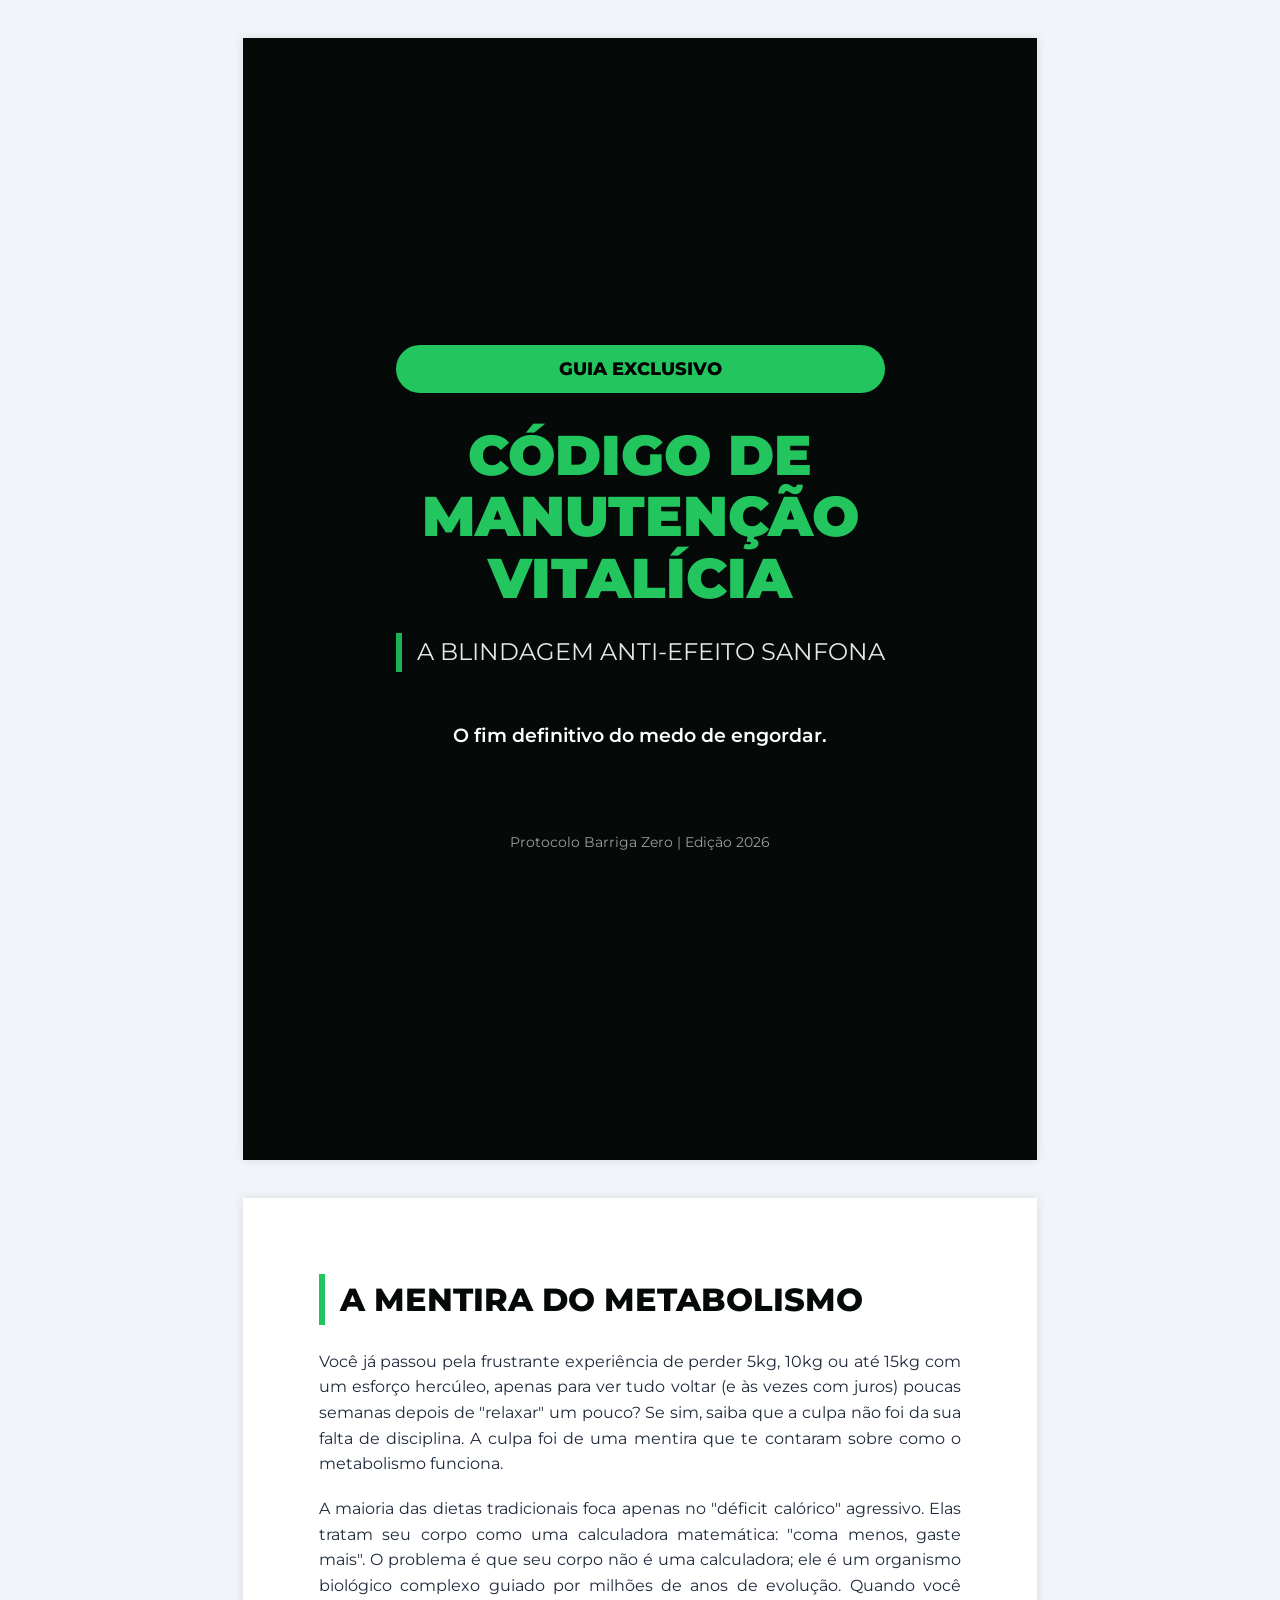
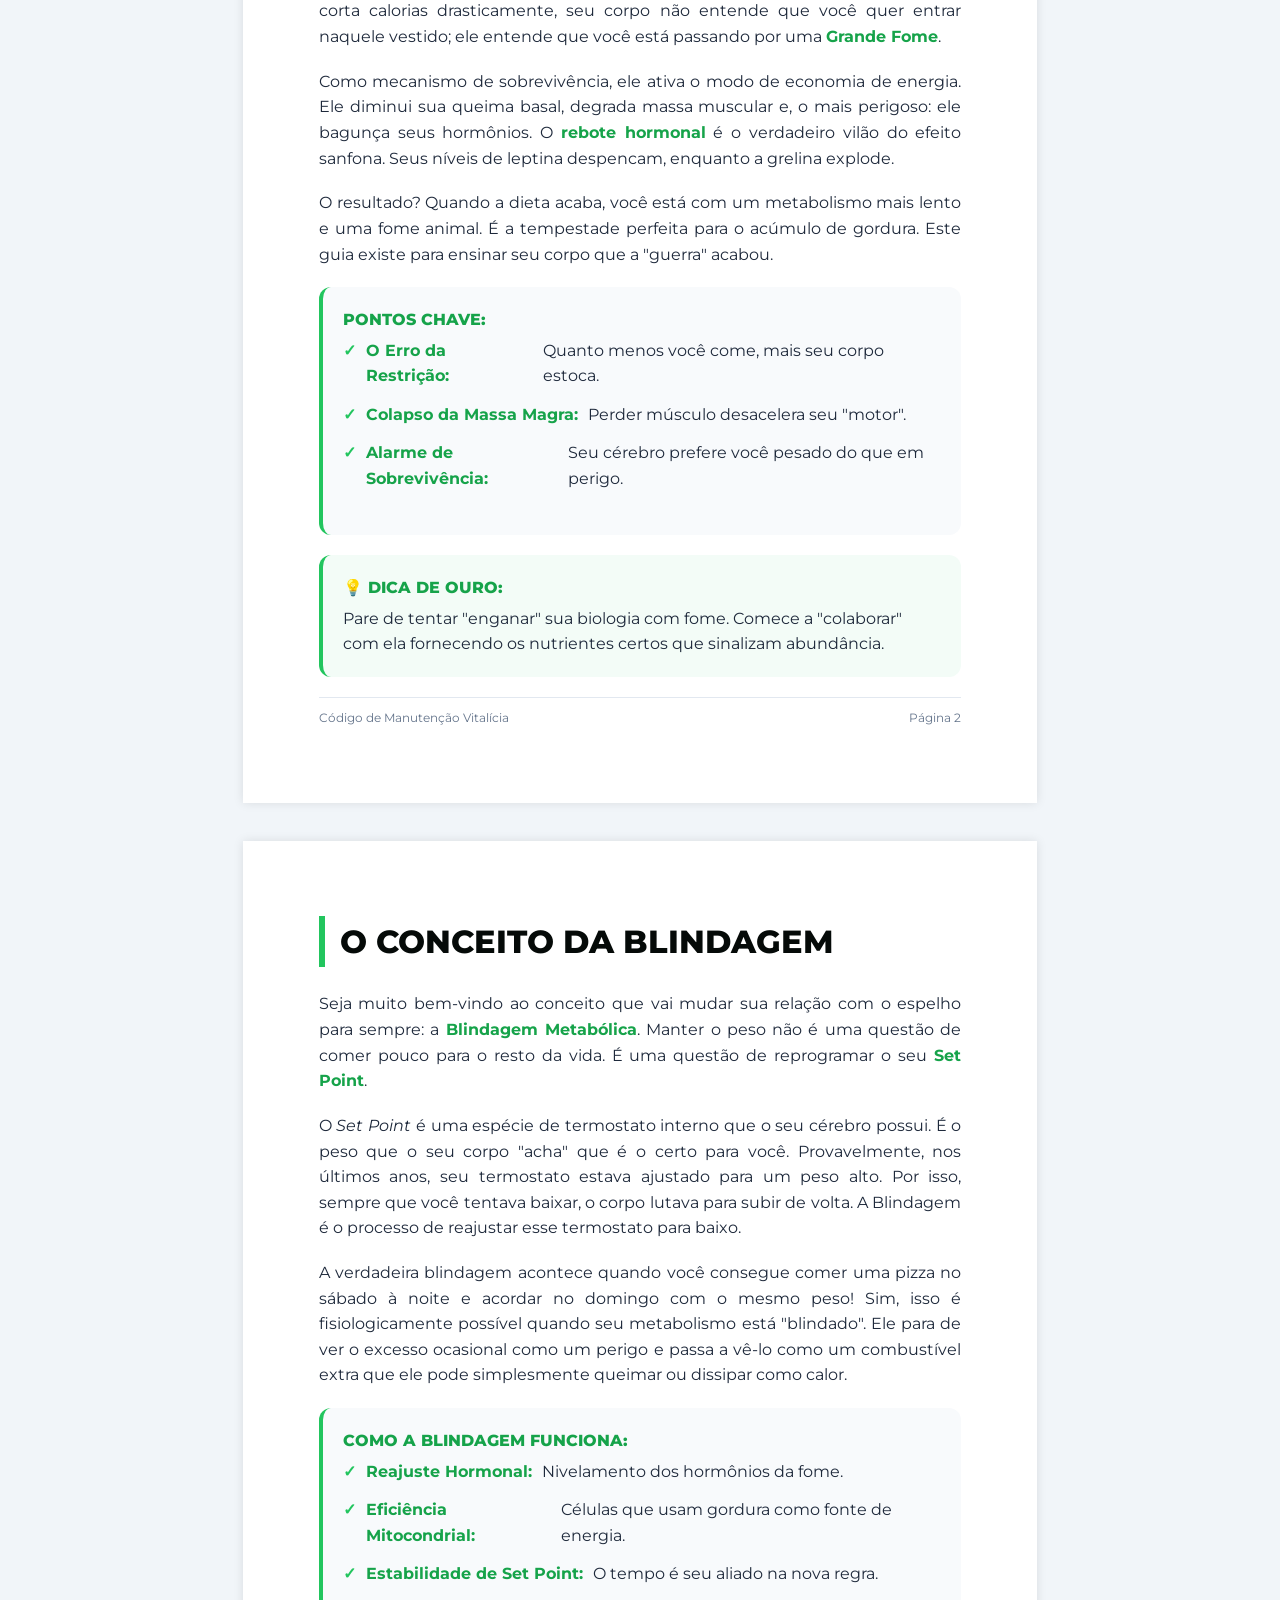
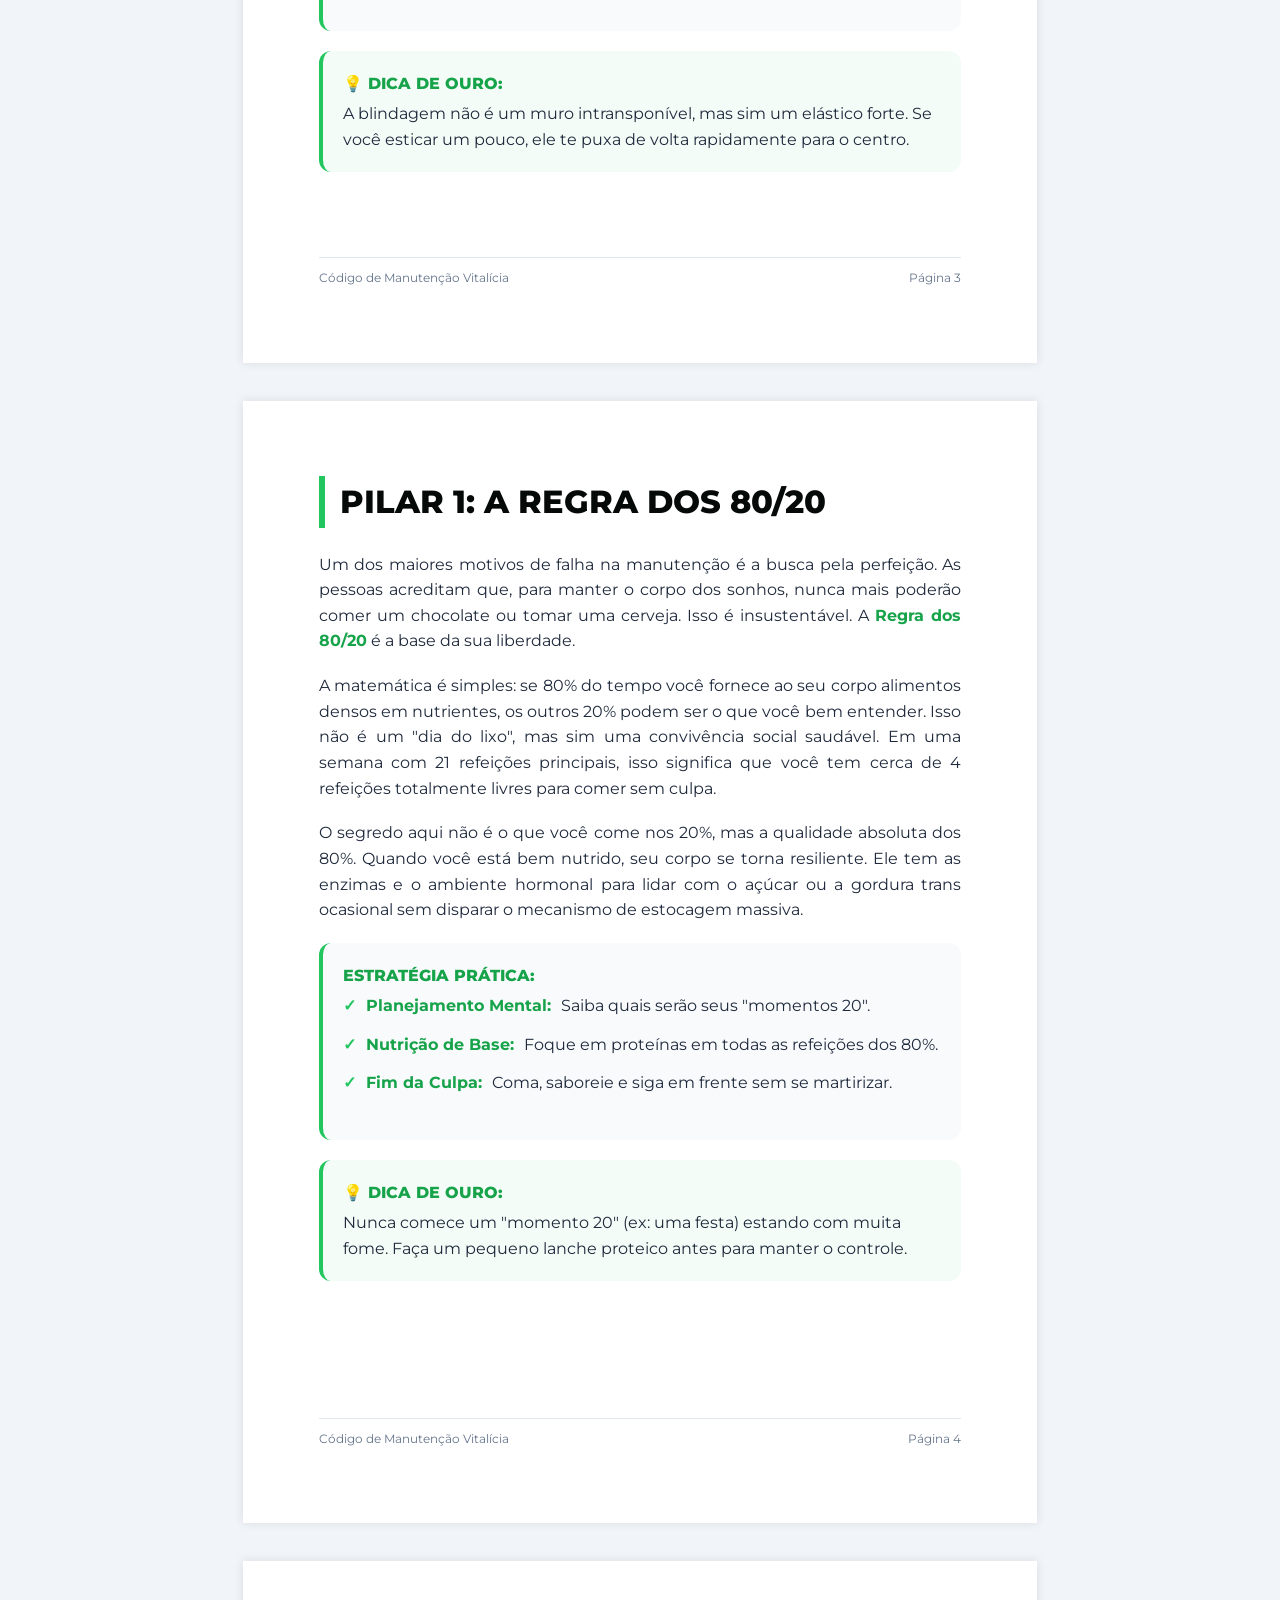
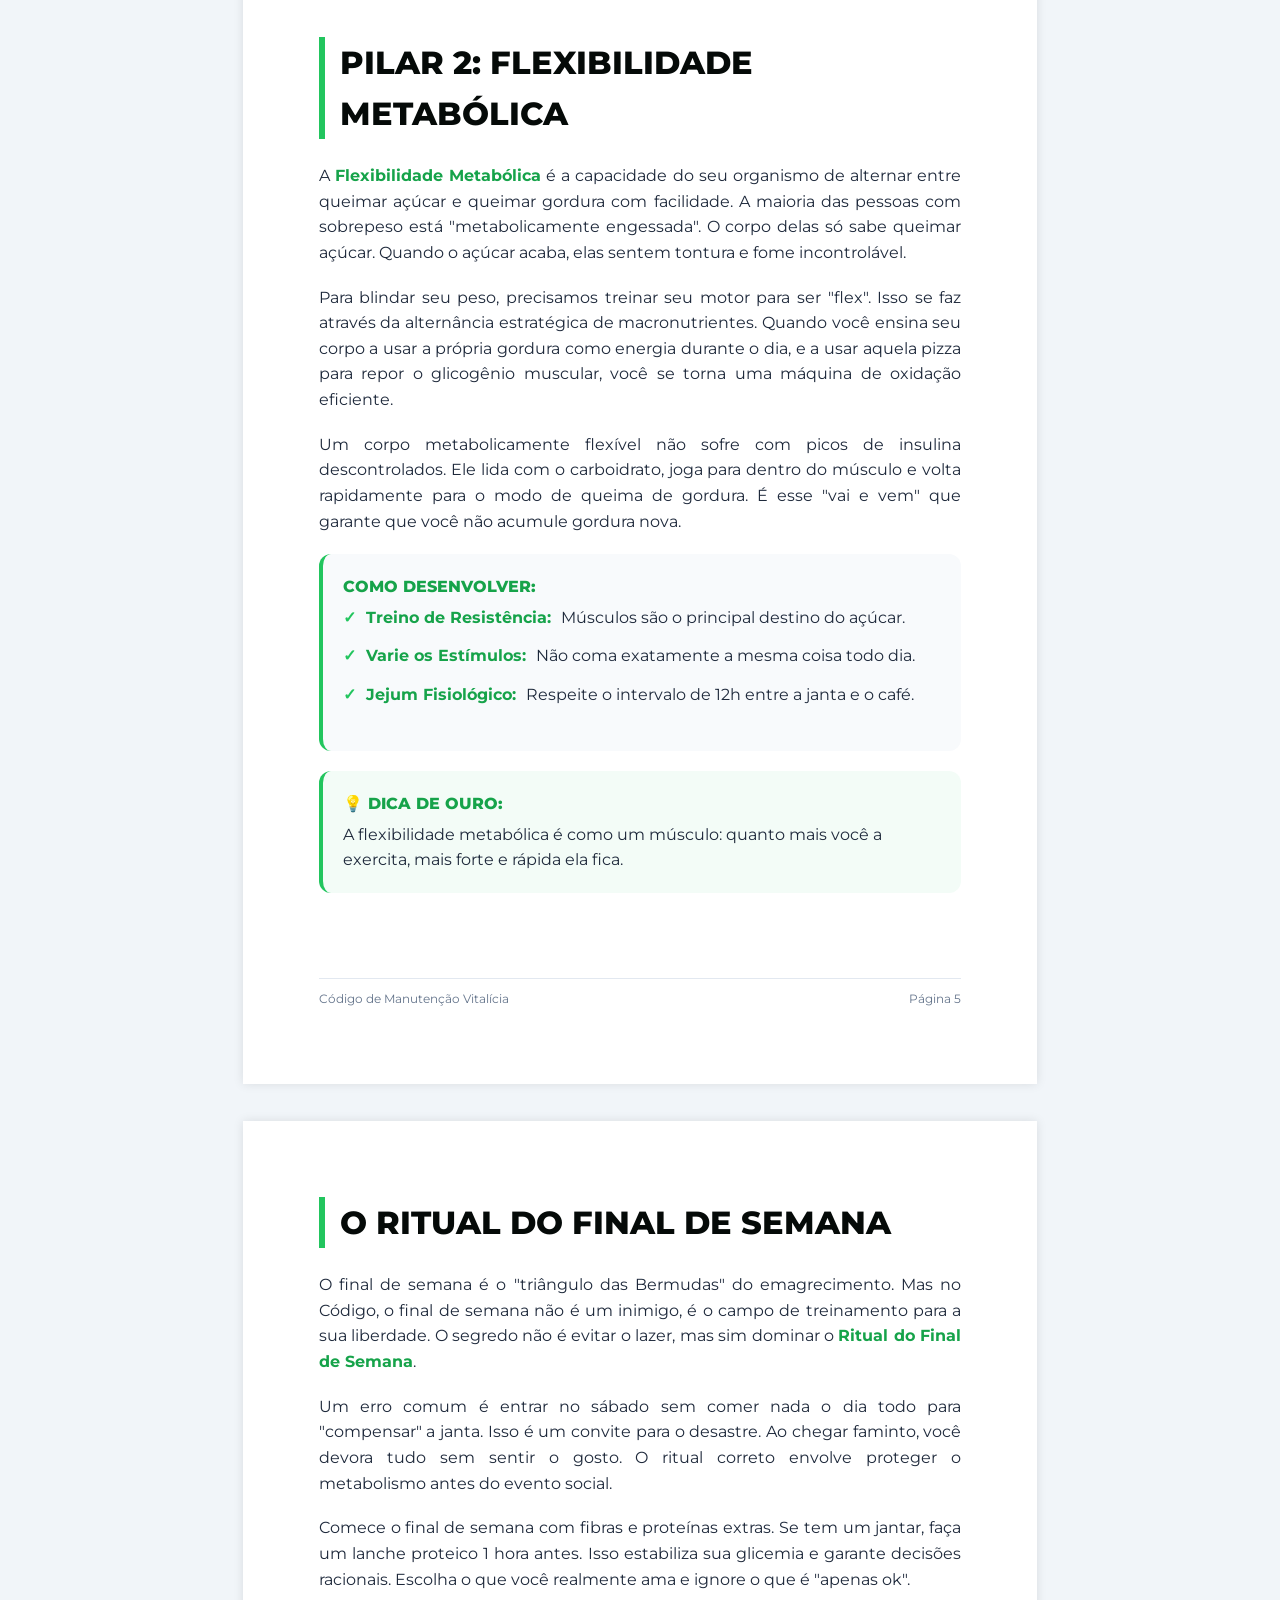
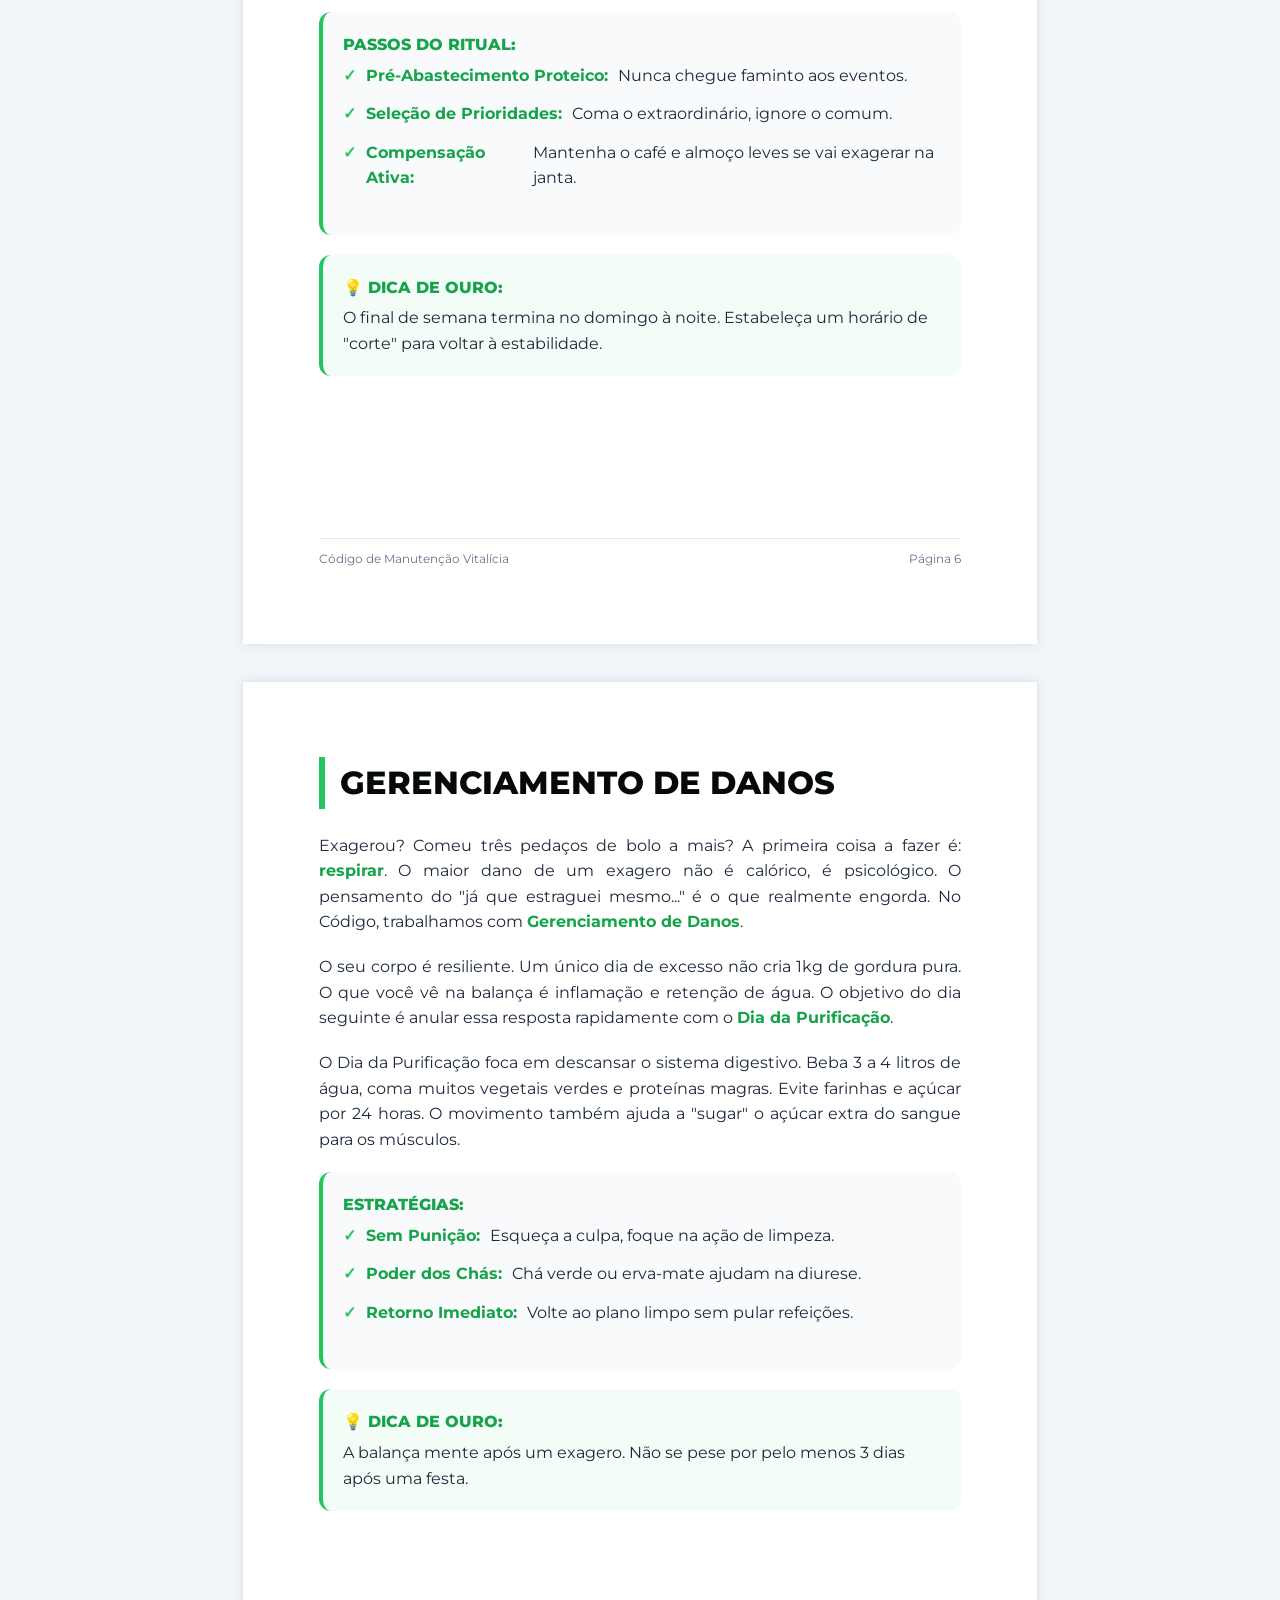
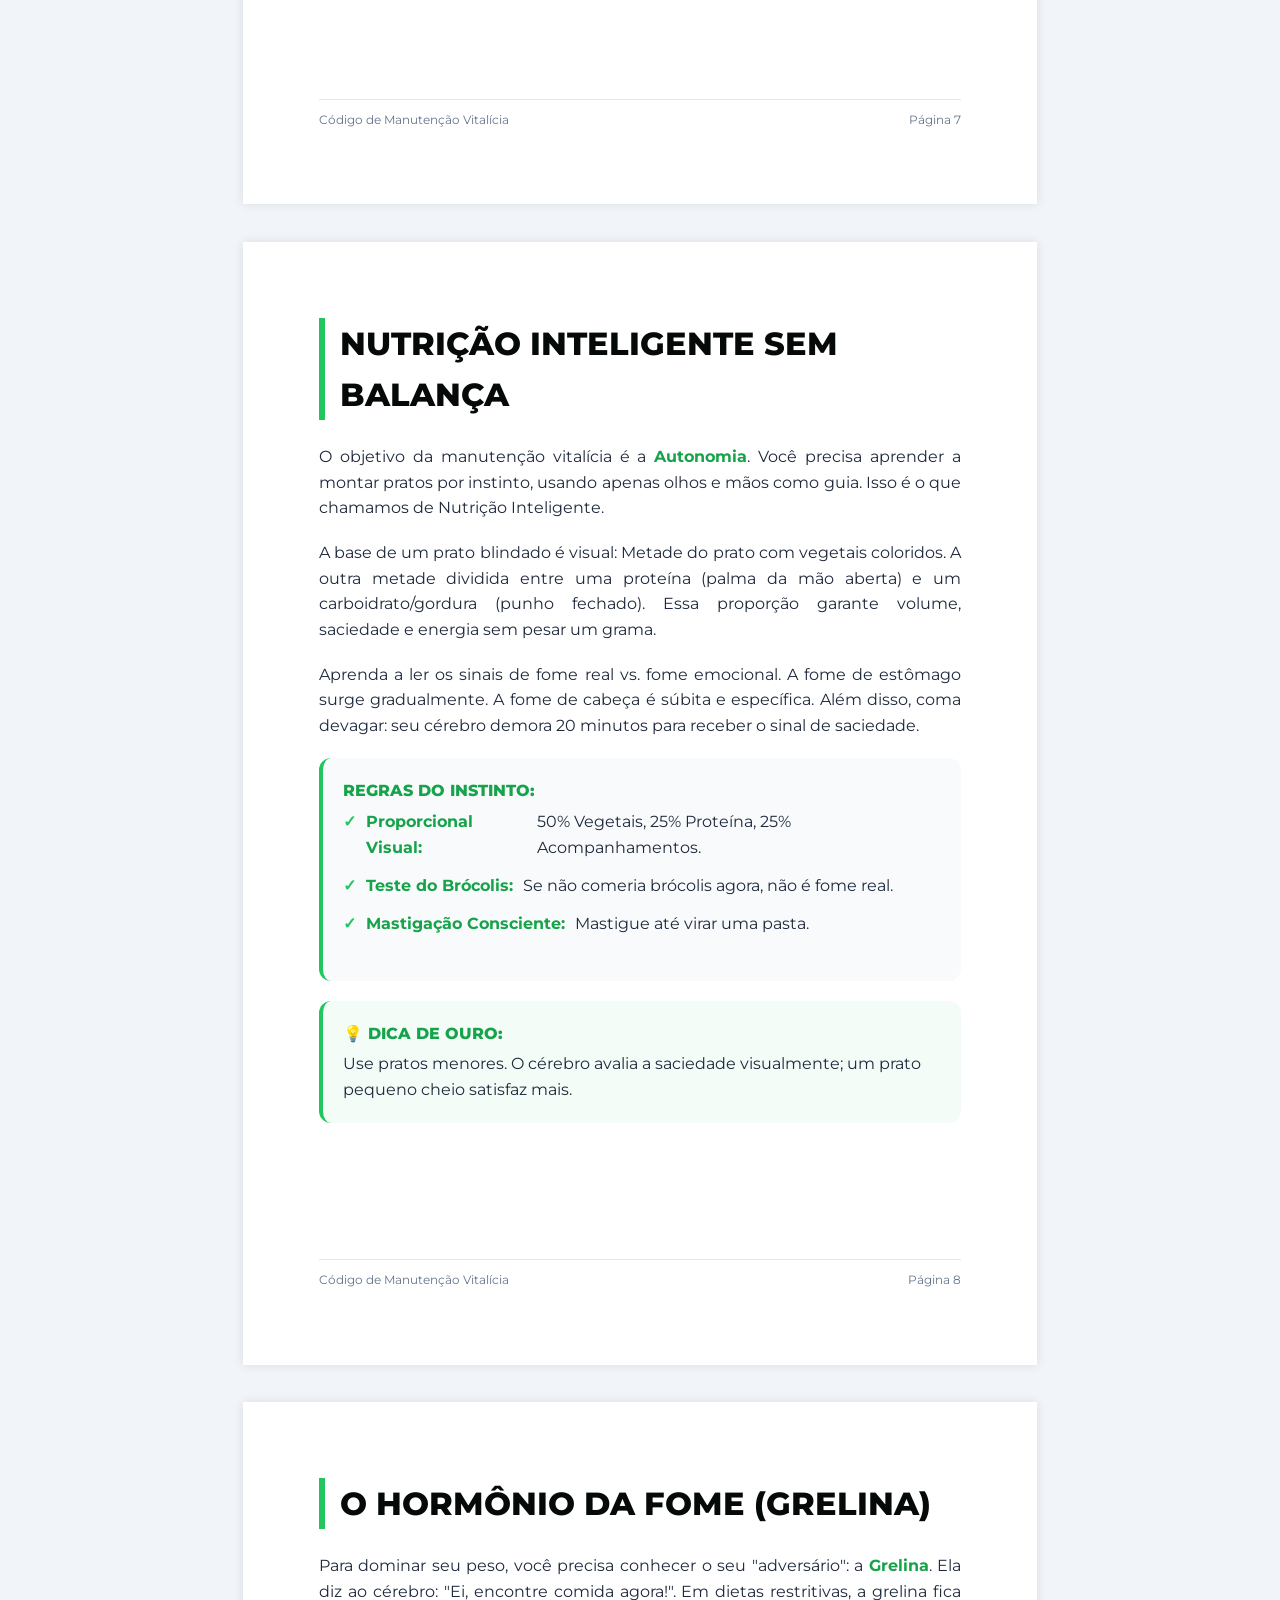
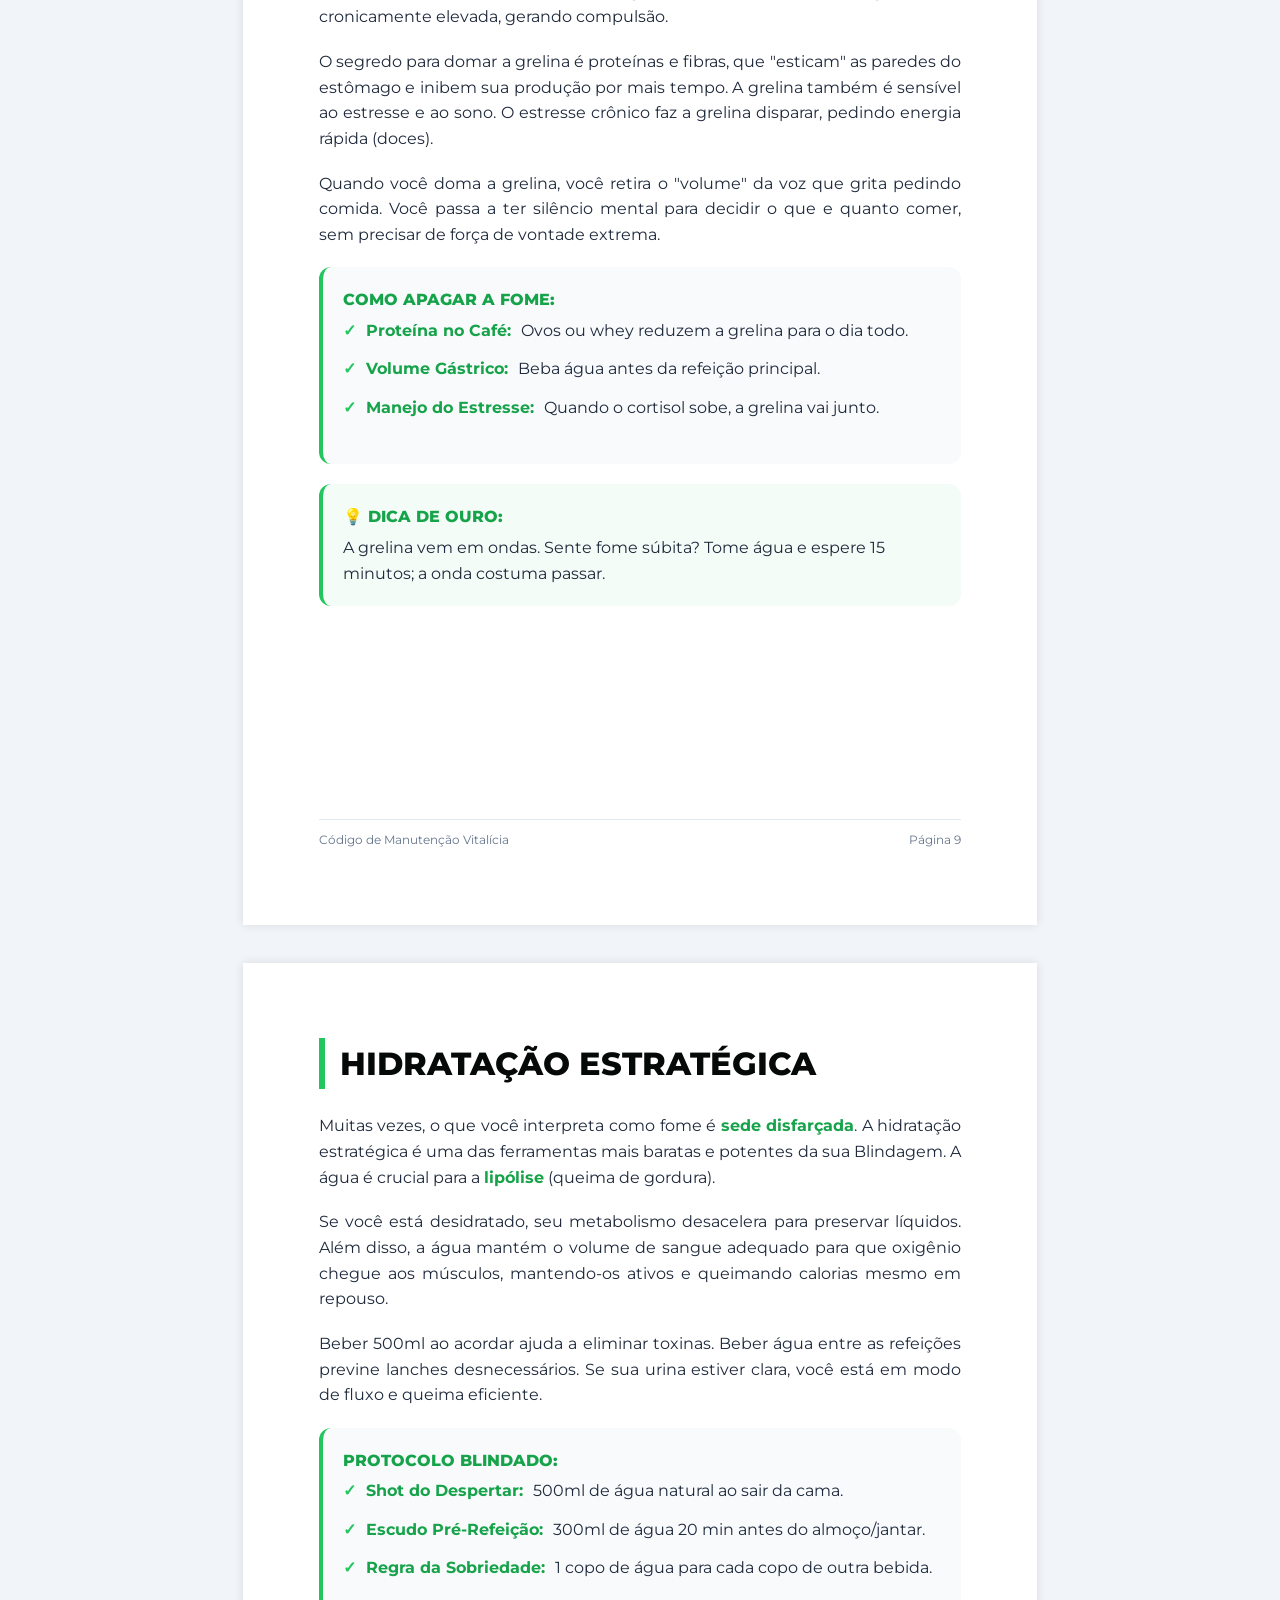
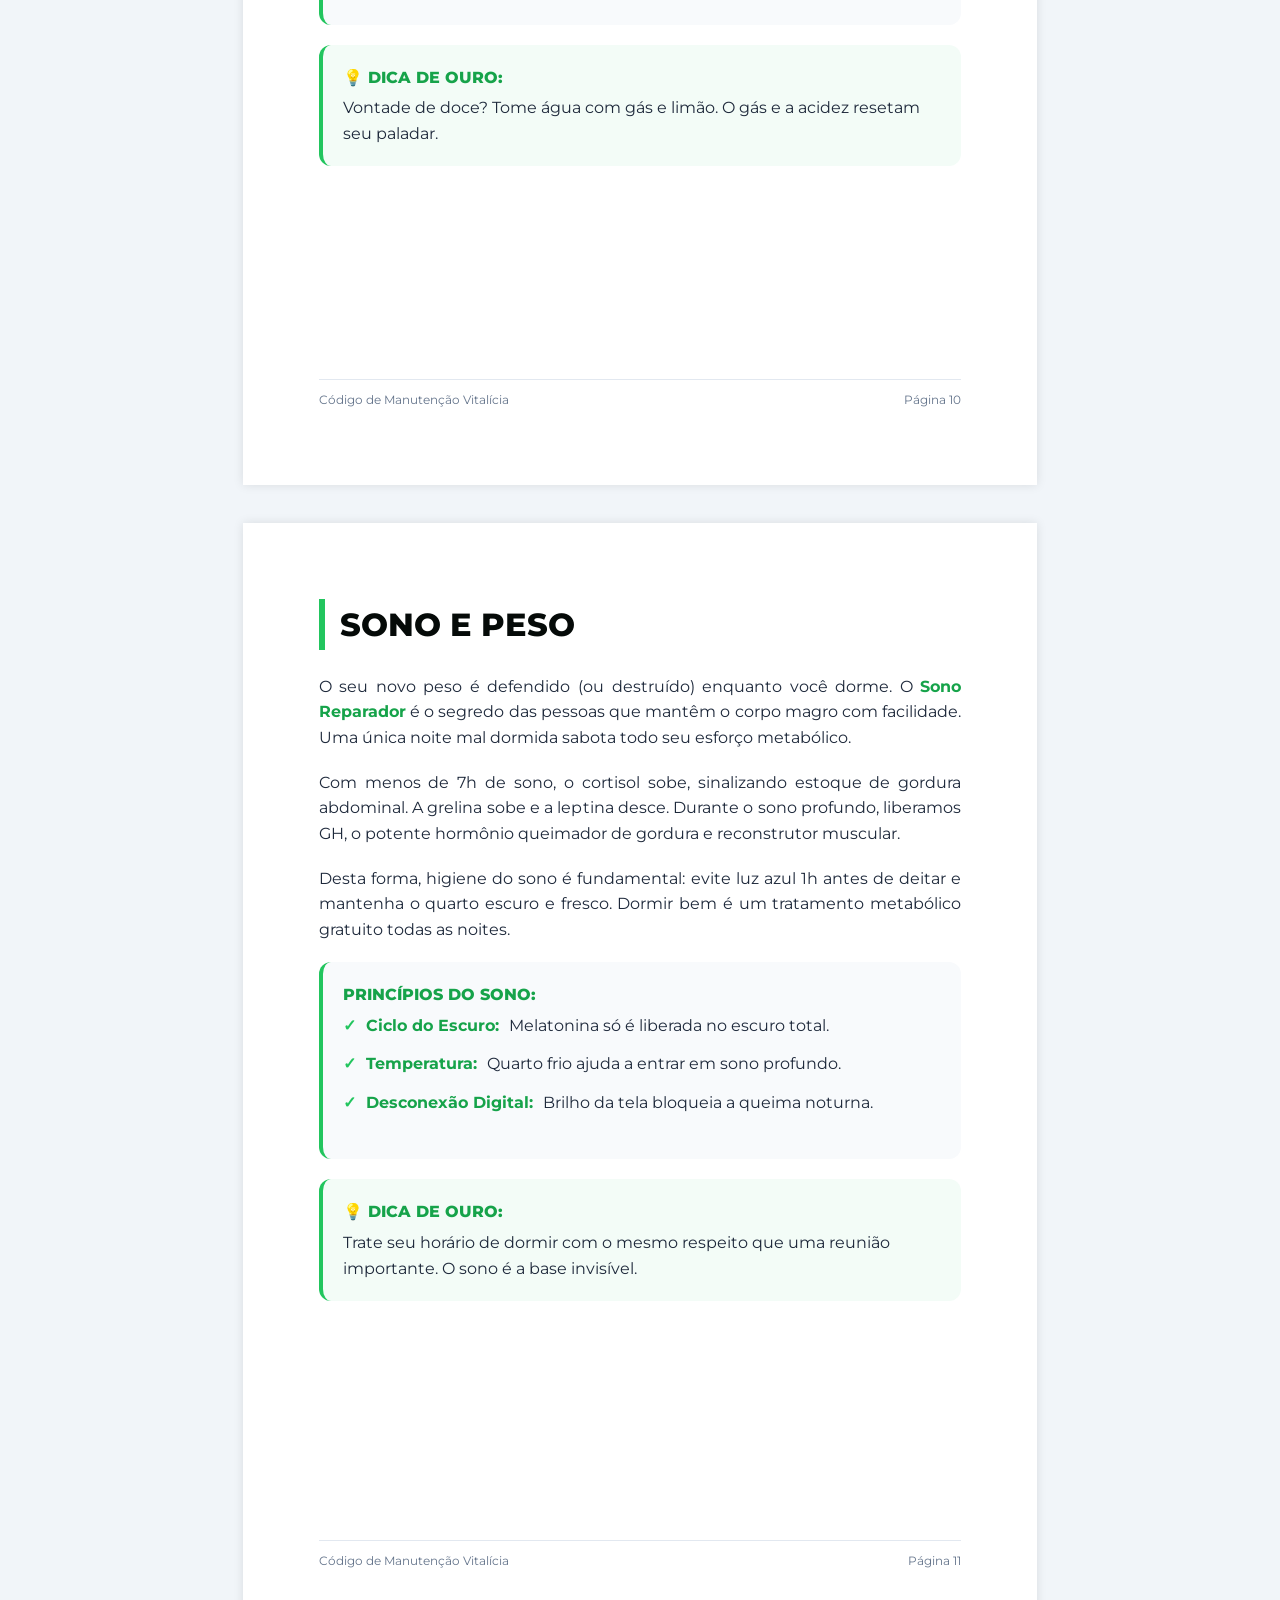
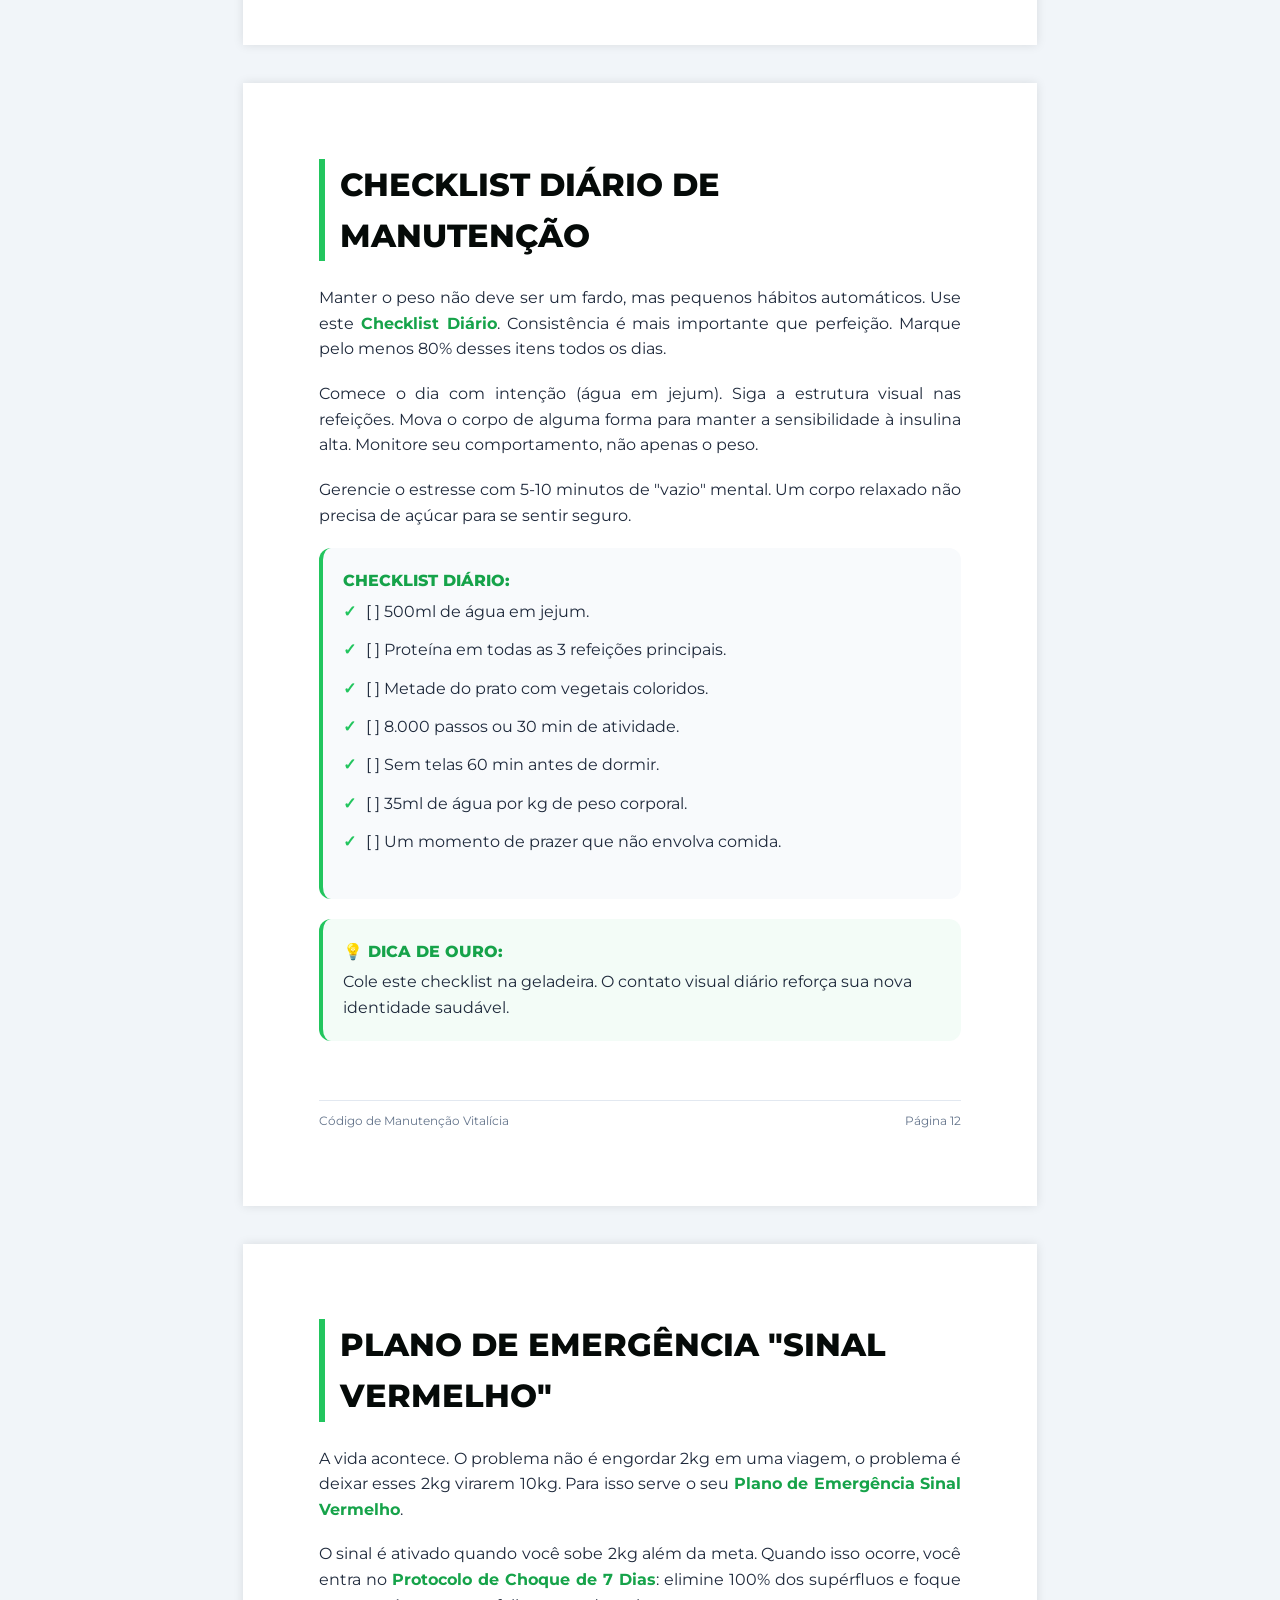
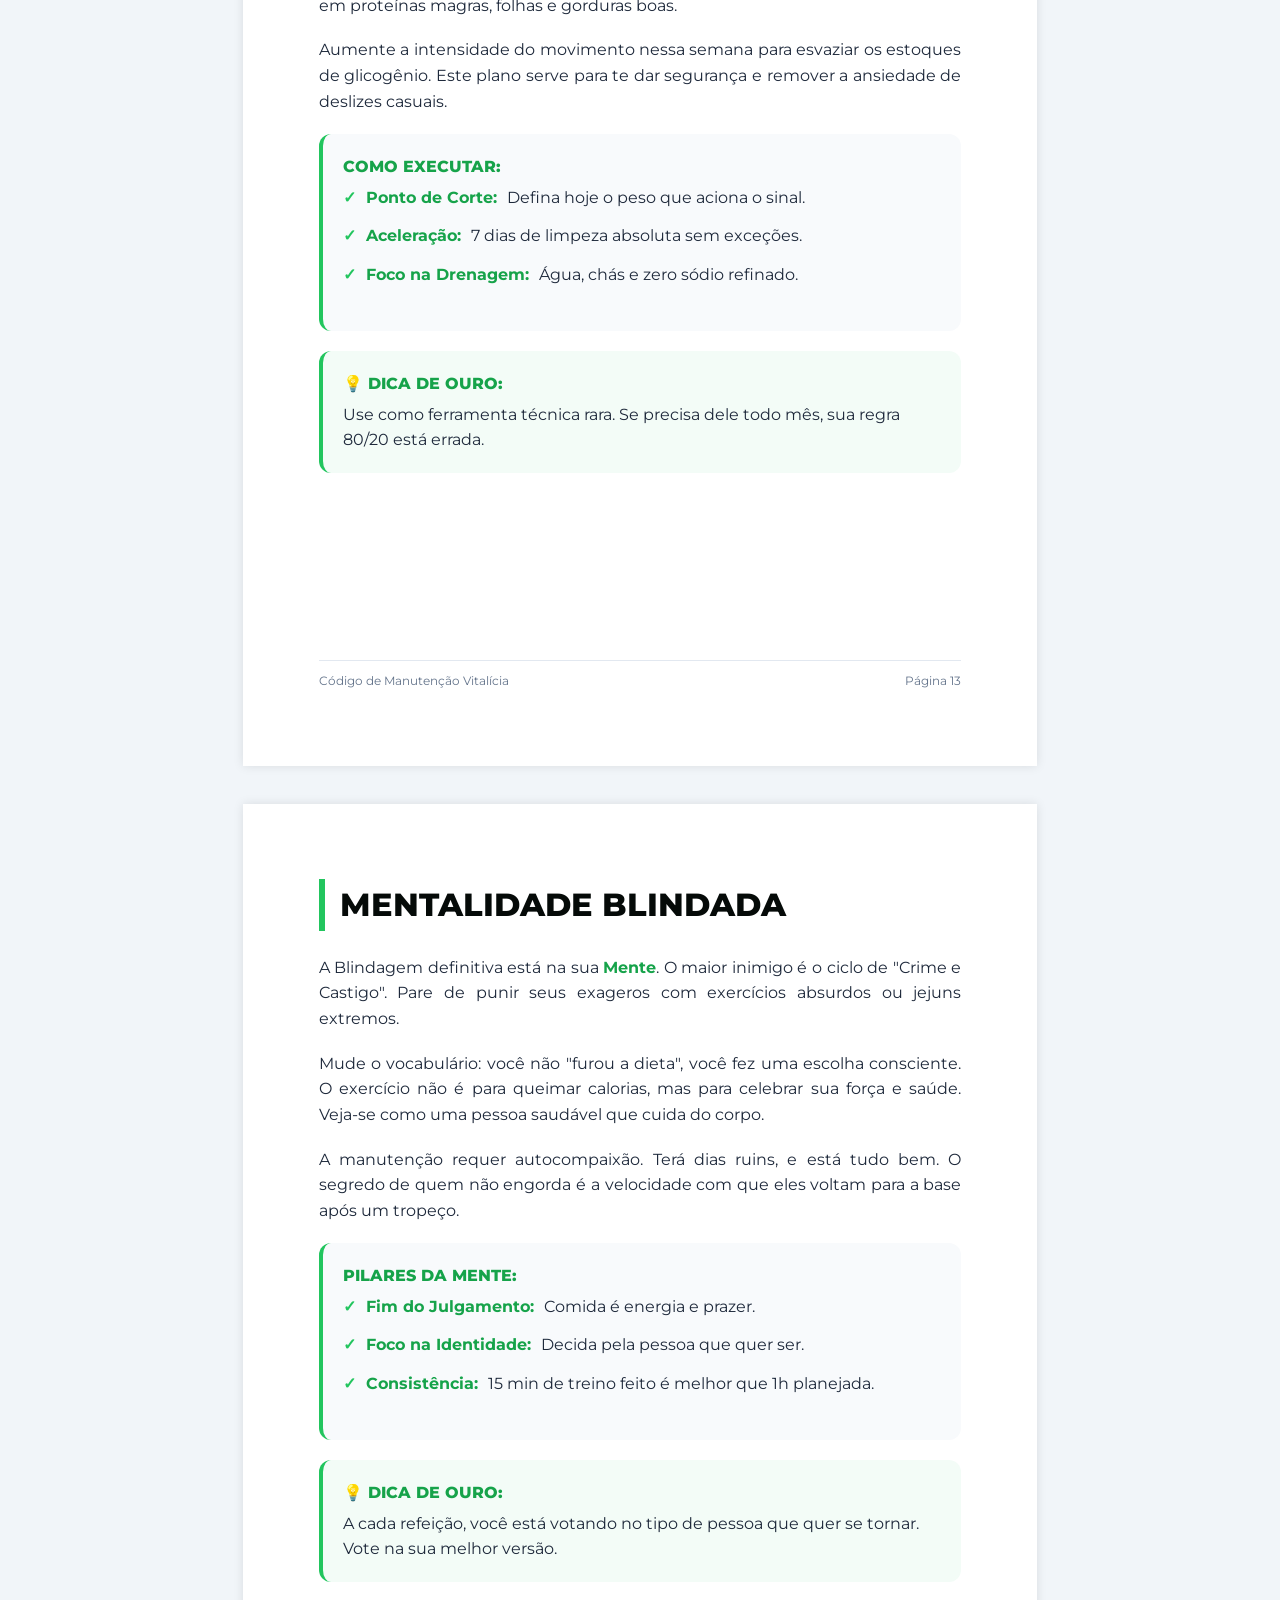
<file: CODIGO_MANUTENCAO_FINAL.html>
<!DOCTYPE html>
<html lang="pt-br">

<head>
    <meta charset="UTF-8">
    <meta name="viewport" content="width=device-width, initial-scale=1.0">
    <title>Código de Manutenção Vitalícia - PDF</title>
    <link href="https://fonts.googleapis.com/css2?family=Montserrat:wght@300;400;600;700;800;900&display=swap"
        rel="stylesheet">
    <style>
        :root {
            --primary: #22c55e;
            --primary-dark: #16a34a;
            --bg-dark: #050a08;
            --text-dark: #1e293b;
            --text-muted: #64748b;
        }

        * {
            box-sizing: border-box;
            margin: 0;
            padding: 0;
        }

        body {
            font-family: 'Montserrat', sans-serif;
            line-height: 1.6;
            color: var(--text-dark);
            background: #f1f5f9;
        }

        .page {
            width: 210mm;
            min-height: 297mm;
            padding: 20mm;
            margin: 10mm auto;
            background: white;
            box-shadow: 0 0 10px rgba(0, 0, 0, 0.1);
            position: relative;
            overflow: hidden;
            display: flex;
            flex-direction: column;
            page-break-after: always;
        }

        @media print {
            body {
                background: none;
            }

            .page {
                margin: 0;
                box-shadow: none;
            }
        }

        /* Capa */
        .page-cover {
            background: var(--bg-dark);
            color: white;
            display: flex;
            flex-direction: column;
            justify-content: center;
            align-items: center;
            text-align: center;
        }

        .cover-content h1 {
            font-size: 3.5rem;
            font-weight: 900;
            line-height: 1.1;
            margin-bottom: 1.5rem;
            color: var(--primary);
            text-transform: uppercase;
        }

        .cover-content h2 {
            font-size: 1.5rem;
            font-weight: 400;
            margin-bottom: 3rem;
            color: #fff;
            opacity: 0.9;
        }

        .cover-badge {
            background: var(--primary);
            color: #000;
            padding: 10px 25px;
            font-weight: 800;
            border-radius: 50px;
            font-size: 1.1rem;
            margin-bottom: 2rem;
        }

        /* Headers */
        h2 {
            font-size: 2rem;
            font-weight: 800;
            color: var(--bg-dark);
            margin-bottom: 1.5rem;
            border-left: 6px solid var(--primary);
            padding-left: 15px;
            text-transform: uppercase;
        }

        p {
            margin-bottom: 1.2rem;
            text-align: justify;
        }

        strong {
            color: var(--primary-dark);
        }

        ul {
            margin-bottom: 1.5rem;
            list-style: none;
        }

        li {
            margin-bottom: 0.8rem;
            display: flex;
            gap: 10px;
        }

        li::before {
            content: '✓';
            color: var(--primary);
            font-weight: bold;
        }

        /* Callouts */
        .callout {
            padding: 20px;
            border-radius: 12px;
            margin: 20px 0;
            background: #f8fafc;
            border-left: 4px solid var(--primary);
        }

        .callout-title {
            font-weight: 800;
            margin-bottom: 5px;
            color: var(--primary-dark);
            display: flex;
            align-items: center;
            gap: 8px;
        }

        /* Footer */
        .page-footer {
            margin-top: auto;
            border-top: 1px solid #e2e8f0;
            padding-top: 10px;
            font-size: 0.75rem;
            color: var(--text-muted);
            display: flex;
            justify-content: space-between;
        }

        .page-number::after {
            content: counter(page);
        }

        .container {
            flex: 1;
        }
    </style>
</head>

<body>

    <!-- PÁGINA 1: CAPA -->
    <div class="page page-cover">
        <div class="cover-content">
            <div class="cover-badge">GUIA EXCLUSIVO</div>
            <h1>Código de<br>Manutenção<br>Vitalícia</h1>
            <h2>A Blindagem Anti-Efeito Sanfona</h2>
            <div style="font-size: 1.2rem; margin-top: 2rem; font-weight: 600;">
                O fim definitivo do medo de engordar.
            </div>
            <div style="margin-top: 5rem; opacity: 0.6; font-size: 0.9rem;">
                Protocolo Barriga Zero | Edição 2026
            </div>
        </div>
    </div>

    <!-- PÁGINA 2 -->
    <div class="page">
        <div class="container">
            <h2>A Mentira do Metabolismo</h2>
            <p>Você já passou pela frustrante experiência de perder 5kg, 10kg ou até 15kg com um esforço hercúleo,
                apenas para ver tudo voltar (e às vezes com juros) poucas semanas depois de "relaxar" um pouco? Se sim,
                saiba que a culpa não foi da sua falta de disciplina. A culpa foi de uma mentira que te contaram sobre
                como o metabolismo funciona.</p>
            <p>A maioria das dietas tradicionais foca apenas no "déficit calórico" agressivo. Elas tratam seu corpo como
                uma calculadora matemática: "coma menos, gaste mais". O problema é que seu corpo não é uma calculadora;
                ele é um organismo biológico complexo guiado por milhões de anos de evolução. Quando você corta calorias
                drasticamente, seu corpo não entende que você quer entrar naquele vestido; ele entende que você está
                passando por uma <strong>Grande Fome</strong>.</p>
            <p>Como mecanismo de sobrevivência, ele ativa o modo de economia de energia. Ele diminui sua queima basal,
                degrada massa muscular e, o mais perigoso: ele bagunça seus hormônios. O <strong>rebote
                    hormonal</strong> é o verdadeiro vilão do efeito sanfona. Seus níveis de leptina despencam, enquanto
                a grelina explode.</p>
            <p>O resultado? Quando a dieta acaba, você está com um metabolismo mais lento e uma fome animal. É a
                tempestade perfeita para o acúmulo de gordura. Este guia existe para ensinar seu corpo que a "guerra"
                acabou.</p>

            <div class="callout">
                <div class="callout-title">PONTOS CHAVE:</div>
                <ul>
                    <li><strong>O Erro da Restrição:</strong> Quanto menos você come, mais seu corpo estoca.</li>
                    <li><strong>Colapso da Massa Magra:</strong> Perder músculo desacelera seu "motor".</li>
                    <li><strong>Alarme de Sobrevivência:</strong> Seu cérebro prefere você pesado do que em perigo.</li>
                </ul>
            </div>

            <div class="callout" style="background: rgba(34, 197, 94, 0.05);">
                <div class="callout-title">💡 DICA DE OURO:</div>
                Pare de tentar "enganar" sua biologia com fome. Comece a "colaborar" com ela fornecendo os nutrientes
                certos que sinalizam abundância.
            </div>
        </div>
        <div class="page-footer">
            <span>Código de Manutenção Vitalícia</span>
            <span>Página 2</span>
        </div>
    </div>

    <!-- PÁGINA 3 -->
    <div class="page">
        <div class="container">
            <h2>O Conceito da Blindagem</h2>
            <p>Seja muito bem-vindo ao conceito que vai mudar sua relação com o espelho para sempre: a <strong>Blindagem
                    Metabólica</strong>. Manter o peso não é uma questão de comer pouco para o resto da vida. É uma
                questão de reprogramar o seu <strong>Set Point</strong>.</p>
            <p>O <em>Set Point</em> é uma espécie de termostato interno que o seu cérebro possui. É o peso que o seu
                corpo "acha" que é o certo para você. Provavelmente, nos últimos anos, seu termostato estava ajustado
                para um peso alto. Por isso, sempre que você tentava baixar, o corpo lutava para subir de volta. A
                Blindagem é o processo de reajustar esse termostato para baixo.</p>
            <p>A verdadeira blindagem acontece quando você consegue comer uma pizza no sábado à noite e acordar no
                domingo com o mesmo peso! Sim, isso é fisiologicamente possível quando seu metabolismo está "blindado".
                Ele para de ver o excesso ocasional como um perigo e passa a vê-lo como um combustível extra que ele
                pode simplesmente queimar ou dissipar como calor.</p>

            <div class="callout">
                <div class="callout-title">COMO A BLINDAGEM FUNCIONA:</div>
                <ul>
                    <li><strong>Reajuste Hormonal:</strong> Nivelamento dos hormônios da fome.</li>
                    <li><strong>Eficiência Mitocondrial:</strong> Células que usam gordura como fonte de energia.</li>
                    <li><strong>Estabilidade de Set Point:</strong> O tempo é seu aliado na nova regra.</li>
                </ul>
            </div>

            <div class="callout" style="background: rgba(34, 197, 94, 0.05);">
                <div class="callout-title">💡 DICA DE OURO:</div>
                A blindagem não é um muro intransponível, mas sim um elástico forte. Se você esticar um pouco, ele te
                puxa de volta rapidamente para o centro.
            </div>
        </div>
        <div class="page-footer">
            <span>Código de Manutenção Vitalícia</span>
            <span>Página 3</span>
        </div>
    </div>

    <!-- PÁGINA 4 -->
    <div class="page">
        <div class="container">
            <h2>Pilar 1: A Regra dos 80/20</h2>
            <p>Um dos maiores motivos de falha na manutenção é a busca pela perfeição. As pessoas acreditam que, para
                manter o corpo dos sonhos, nunca mais poderão comer um chocolate ou tomar uma cerveja. Isso é
                insustentável. A <strong>Regra dos 80/20</strong> é a base da sua liberdade.</p>
            <p>A matemática é simples: se 80% do tempo você fornece ao seu corpo alimentos densos em nutrientes, os
                outros 20% podem ser o que você bem entender. Isso não é um "dia do lixo", mas sim uma convivência
                social saudável. Em uma semana com 21 refeições principais, isso significa que você tem cerca de 4
                refeições totalmente livres para comer sem culpa.</p>
            <p>O segredo aqui não é o que você come nos 20%, mas a qualidade absoluta dos 80%. Quando você está bem
                nutrido, seu corpo se torna resiliente. Ele tem as enzimas e o ambiente hormonal para lidar com o açúcar
                ou a gordura trans ocasional sem disparar o mecanismo de estocagem massiva.</p>

            <div class="callout">
                <div class="callout-title">ESTRATÉGIA PRÁTICA:</div>
                <ul>
                    <li><strong>Planejamento Mental:</strong> Saiba quais serão seus "momentos 20".</li>
                    <li><strong>Nutrição de Base:</strong> Foque em proteínas em todas as refeições dos 80%.</li>
                    <li><strong>Fim da Culpa:</strong> Coma, saboreie e siga em frente sem se martirizar.</li>
                </ul>
            </div>

            <div class="callout" style="background: rgba(34, 197, 94, 0.05);">
                <div class="callout-title">💡 DICA DE OURO:</div>
                Nunca comece um "momento 20" (ex: uma festa) estando com muita fome. Faça um pequeno lanche proteico
                antes para manter o controle.
            </div>
        </div>
        <div class="page-footer">
            <span>Código de Manutenção Vitalícia</span>
            <span>Página 4</span>
        </div>
    </div>

    <!-- PÁGINA 5 -->
    <div class="page">
        <div class="container">
            <h2>Pilar 2: Flexibilidade Metabólica</h2>
            <p>A <strong>Flexibilidade Metabólica</strong> é a capacidade do seu organismo de alternar entre queimar
                açúcar e queimar gordura com facilidade. A maioria das pessoas com sobrepeso está "metabolicamente
                engessada". O corpo delas só sabe queimar açúcar. Quando o açúcar acaba, elas sentem tontura e fome
                incontrolável.</p>
            <p>Para blindar seu peso, precisamos treinar seu motor para ser "flex". Isso se faz através da alternância
                estratégica de macronutrientes. Quando você ensina seu corpo a usar a própria gordura como energia
                durante o dia, e a usar aquela pizza para repor o glicogênio muscular, você se torna uma máquina de
                oxidação eficiente.</p>
            <p>Um corpo metabolicamente flexível não sofre com picos de insulina descontrolados. Ele lida com o
                carboidrato, joga para dentro do músculo e volta rapidamente para o modo de queima de gordura. É esse
                "vai e vem" que garante que você não acumule gordura nova.</p>

            <div class="callout">
                <div class="callout-title">COMO DESENVOLVER:</div>
                <ul>
                    <li><strong>Treino de Resistência:</strong> Músculos são o principal destino do açúcar.</li>
                    <li><strong>Varie os Estímulos:</strong> Não coma exatamente a mesma coisa todo dia.</li>
                    <li><strong>Jejum Fisiológico:</strong> Respeite o intervalo de 12h entre a janta e o café.</li>
                </ul>
            </div>

            <div class="callout" style="background: rgba(34, 197, 94, 0.05);">
                <div class="callout-title">💡 DICA DE OURO:</div>
                A flexibilidade metabólica é como um músculo: quanto mais você a exercita, mais forte e rápida ela fica.
            </div>
        </div>
        <div class="page-footer">
            <span>Código de Manutenção Vitalícia</span>
            <span>Página 5</span>
        </div>
    </div>

    <!-- PÁGINA 6 -->
    <div class="page">
        <div class="container">
            <h2>O Ritual do Final de Semana</h2>
            <p>O final de semana é o "triângulo das Bermudas" do emagrecimento. Mas no Código, o final de semana não é
                um inimigo, é o campo de treinamento para a sua liberdade. O segredo não é evitar o lazer, mas sim
                dominar o <strong>Ritual do Final de Semana</strong>.</p>
            <p>Um erro comum é entrar no sábado sem comer nada o dia todo para "compensar" a janta. Isso é um convite
                para o desastre. Ao chegar faminto, você devora tudo sem sentir o gosto. O ritual correto envolve
                proteger o metabolismo antes do evento social.</p>
            <p>Comece o final de semana com fibras e proteínas extras. Se tem um jantar, faça um lanche proteico 1 hora
                antes. Isso estabiliza sua glicemia e garante decisões racionais. Escolha o que você realmente ama e
                ignore o que é "apenas ok".</p>

            <div class="callout">
                <div class="callout-title">PASSOS DO RITUAL:</div>
                <ul>
                    <li><strong>Pré-Abastecimento Proteico:</strong> Nunca chegue faminto aos eventos.</li>
                    <li><strong>Seleção de Prioridades:</strong> Coma o extraordinário, ignore o comum.</li>
                    <li><strong>Compensação Ativa:</strong> Mantenha o café e almoço leves se vai exagerar na janta.
                    </li>
                </ul>
            </div>

            <div class="callout" style="background: rgba(34, 197, 94, 0.05);">
                <div class="callout-title">💡 DICA DE OURO:</div>
                O final de semana termina no domingo à noite. Estabeleça um horário de "corte" para voltar à
                estabilidade.
            </div>
        </div>
        <div class="page-footer">
            <span>Código de Manutenção Vitalícia</span>
            <span>Página 6</span>
        </div>
    </div>

    <!-- PÁGINA 7 -->
    <div class="page">
        <div class="container">
            <h2>Gerenciamento de Danos</h2>
            <p>Exagerou? Comeu três pedaços de bolo a mais? A primeira coisa a fazer é: <strong>respirar</strong>. O
                maior dano de um exagero não é calórico, é psicológico. O pensamento do "já que estraguei mesmo..." é o
                que realmente engorda. No Código, trabalhamos com <strong>Gerenciamento de Danos</strong>.</p>
            <p>O seu corpo é resiliente. Um único dia de excesso não cria 1kg de gordura pura. O que você vê na balança
                é inflamação e retenção de água. O objetivo do dia seguinte é anular essa resposta rapidamente com o
                <strong>Dia da Purificação</strong>.</p>
            <p>O Dia da Purificação foca em descansar o sistema digestivo. Beba 3 a 4 litros de água, coma muitos
                vegetais verdes e proteínas magras. Evite farinhas e açúcar por 24 horas. O movimento também ajuda a
                "sugar" o açúcar extra do sangue para os músculos.</p>

            <div class="callout">
                <div class="callout-title">ESTRATÉGIAS:</div>
                <ul>
                    <li><strong>Sem Punição:</strong> Esqueça a culpa, foque na ação de limpeza.</li>
                    <li><strong>Poder dos Chás:</strong> Chá verde ou erva-mate ajudam na diurese.</li>
                    <li><strong>Retorno Imediato:</strong> Volte ao plano limpo sem pular refeições.</li>
                </ul>
            </div>

            <div class="callout" style="background: rgba(34, 197, 94, 0.05);">
                <div class="callout-title">💡 DICA DE OURO:</div>
                A balança mente após um exagero. Não se pese por pelo menos 3 dias após uma festa.
            </div>
        </div>
        <div class="page-footer">
            <span>Código de Manutenção Vitalícia</span>
            <span>Página 7</span>
        </div>
    </div>

    <!-- PÁGINA 8 -->
    <div class="page">
        <div class="container">
            <h2>Nutrição Inteligente sem Balança</h2>
            <p>O objetivo da manutenção vitalícia é a <strong>Autonomia</strong>. Você precisa aprender a montar pratos
                por instinto, usando apenas olhos e mãos como guia. Isso é o que chamamos de Nutrição Inteligente.</p>
            <p>A base de um prato blindado é visual: Metade do prato com vegetais coloridos. A outra metade dividida
                entre uma proteína (palma da mão aberta) e um carboidrato/gordura (punho fechado). Essa proporção
                garante volume, saciedade e energia sem pesar um grama.</p>
            <p>Aprenda a ler os sinais de fome real vs. fome emocional. A fome de estômago surge gradualmente. A fome de
                cabeça é súbita e específica. Além disso, coma devagar: seu cérebro demora 20 minutos para receber o
                sinal de saciedade.</p>

            <div class="callout">
                <div class="callout-title">REGRAS DO INSTINTO:</div>
                <ul>
                    <li><strong>Proporcional Visual:</strong> 50% Vegetais, 25% Proteína, 25% Acompanhamentos.</li>
                    <li><strong>Teste do Brócolis:</strong> Se não comeria brócolis agora, não é fome real.</li>
                    <li><strong>Mastigação Consciente:</strong> Mastigue até virar uma pasta.</li>
                </ul>
            </div>

            <div class="callout" style="background: rgba(34, 197, 94, 0.05);">
                <div class="callout-title">💡 DICA DE OURO:</div>
                Use pratos menores. O cérebro avalia a saciedade visualmente; um prato pequeno cheio satisfaz mais.
            </div>
        </div>
        <div class="page-footer">
            <span>Código de Manutenção Vitalícia</span>
            <span>Página 8</span>
        </div>
    </div>

    <!-- PÁGINA 9 -->
    <div class="page">
        <div class="container">
            <h2>O Hormônio da Fome (Grelina)</h2>
            <p>Para dominar seu peso, você precisa conhecer o seu "adversário": a <strong>Grelina</strong>. Ela diz ao
                cérebro: "Ei, encontre comida agora!". Em dietas restritivas, a grelina fica cronicamente elevada,
                gerando compulsão.</p>
            <p>O segredo para domar a grelina é proteínas e fibras, que "esticam" as paredes do estômago e inibem sua
                produção por mais tempo. A grelina também é sensível ao estresse e ao sono. O estresse crônico faz a
                grelina disparar, pedindo energia rápida (doces).</p>
            <p>Quando você doma a grelina, você retira o "volume" da voz que grita pedindo comida. Você passa a ter
                silêncio mental para decidir o que e quanto comer, sem precisar de força de vontade extrema.</p>

            <div class="callout">
                <div class="callout-title">COMO APAGAR A FOME:</div>
                <ul>
                    <li><strong>Proteína no Café:</strong> Ovos ou whey reduzem a grelina para o dia todo.</li>
                    <li><strong>Volume Gástrico:</strong> Beba água antes da refeição principal.</li>
                    <li><strong>Manejo do Estresse:</strong> Quando o cortisol sobe, a grelina vai junto.</li>
                </ul>
            </div>

            <div class="callout" style="background: rgba(34, 197, 94, 0.05);">
                <div class="callout-title">💡 DICA DE OURO:</div>
                A grelina vem em ondas. Sente fome súbita? Tome água e espere 15 minutos; a onda costuma passar.
            </div>
        </div>
        <div class="page-footer">
            <span>Código de Manutenção Vitalícia</span>
            <span>Página 9</span>
        </div>
    </div>

    <!-- PÁGINA 10 -->
    <div class="page">
        <div class="container">
            <h2>Hidratação Estratégica</h2>
            <p>Muitas vezes, o que você interpreta como fome é <strong>sede disfarçada</strong>. A hidratação
                estratégica é uma das ferramentas mais baratas e potentes da sua Blindagem. A água é crucial para a
                <strong>lipólise</strong> (queima de gordura).</p>
            <p>Se você está desidratado, seu metabolismo desacelera para preservar líquidos. Além disso, a água mantém o
                volume de sangue adequado para que oxigênio chegue aos músculos, mantendo-os ativos e queimando calorias
                mesmo em repouso.</p>
            <p>Beber 500ml ao acordar ajuda a eliminar toxinas. Beber água entre as refeições previne lanches
                desnecessários. Se sua urina estiver clara, você está em modo de fluxo e queima eficiente.</p>

            <div class="callout">
                <div class="callout-title">PROTOCOLO BLINDADO:</div>
                <ul>
                    <li><strong>Shot do Despertar:</strong> 500ml de água natural ao sair da cama.</li>
                    <li><strong>Escudo Pré-Refeição:</strong> 300ml de água 20 min antes do almoço/jantar.</li>
                    <li><strong>Regra da Sobriedade:</strong> 1 copo de água para cada copo de outra bebida.</li>
                </ul>
            </div>

            <div class="callout" style="background: rgba(34, 197, 94, 0.05);">
                <div class="callout-title">💡 DICA DE OURO:</div>
                Vontade de doce? Tome água com gás e limão. O gás e a acidez resetam seu paladar.
            </div>
        </div>
        <div class="page-footer">
            <span>Código de Manutenção Vitalícia</span>
            <span>Página 10</span>
        </div>
    </div>

    <!-- PÁGINA 11 -->
    <div class="page">
        <div class="container">
            <h2>Sono e Peso</h2>
            <p>O seu novo peso é defendido (ou destruído) enquanto você dorme. O <strong>Sono Reparador</strong> é o
                segredo das pessoas que mantêm o corpo magro com facilidade. Uma única noite mal dormida sabota todo seu
                esforço metabólico.</p>
            <p>Com menos de 7h de sono, o cortisol sobe, sinalizando estoque de gordura abdominal. A grelina sobe e a
                leptina desce. Durante o sono profundo, liberamos GH, o potente hormônio queimador de gordura e
                reconstrutor muscular.</p>
            <p>Desta forma, higiene do sono é fundamental: evite luz azul 1h antes de deitar e mantenha o quarto escuro
                e fresco. Dormir bem é um tratamento metabólico gratuito todas as noites.</p>

            <div class="callout">
                <div class="callout-title">PRINCÍPIOS DO SONO:</div>
                <ul>
                    <li><strong>Ciclo do Escuro:</strong> Melatonina só é liberada no escuro total.</li>
                    <li><strong>Temperatura:</strong> Quarto frio ajuda a entrar em sono profundo.</li>
                    <li><strong>Desconexão Digital:</strong> Brilho da tela bloqueia a queima noturna.</li>
                </ul>
            </div>

            <div class="callout" style="background: rgba(34, 197, 94, 0.05);">
                <div class="callout-title">💡 DICA DE OURO:</div>
                Trate seu horário de dormir com o mesmo respeito que uma reunião importante. O sono é a base invisível.
            </div>
        </div>
        <div class="page-footer">
            <span>Código de Manutenção Vitalícia</span>
            <span>Página 11</span>
        </div>
    </div>

    <!-- PÁGINA 12 -->
    <div class="page">
        <div class="container">
            <h2>Checklist Diário de Manutenção</h2>
            <p>Manter o peso não deve ser um fardo, mas pequenos hábitos automáticos. Use este <strong>Checklist
                    Diário</strong>. Consistência é mais importante que perfeição. Marque pelo menos 80% desses itens
                todos os dias.</p>
            <p>Comece o dia com intenção (água em jejum). Siga a estrutura visual nas refeições. Mova o corpo de alguma
                forma para manter a sensibilidade à insulina alta. Monitore seu comportamento, não apenas o peso.</p>
            <p>Gerencie o estresse com 5-10 minutos de "vazio" mental. Um corpo relaxado não precisa de açúcar para se
                sentir seguro.</p>

            <div class="callout">
                <div class="callout-title">CHECKLIST DIÁRIO:</div>
                <ul>
                    <li>[ ] 500ml de água em jejum.</li>
                    <li>[ ] Proteína em todas as 3 refeições principais.</li>
                    <li>[ ] Metade do prato com vegetais coloridos.</li>
                    <li>[ ] 8.000 passos ou 30 min de atividade.</li>
                    <li>[ ] Sem telas 60 min antes de dormir.</li>
                    <li>[ ] 35ml de água por kg de peso corporal.</li>
                    <li>[ ] Um momento de prazer que não envolva comida.</li>
                </ul>
            </div>

            <div class="callout" style="background: rgba(34, 197, 94, 0.05);">
                <div class="callout-title">💡 DICA DE OURO:</div>
                Cole este checklist na geladeira. O contato visual diário reforça sua nova identidade saudável.
            </div>
        </div>
        <div class="page-footer">
            <span>Código de Manutenção Vitalícia</span>
            <span>Página 12</span>
        </div>
    </div>

    <!-- PÁGINA 13 -->
    <div class="page">
        <div class="container">
            <h2>Plano de Emergência "Sinal Vermelho"</h2>
            <p>A vida acontece. O problema não é engordar 2kg em uma viagem, o problema é deixar esses 2kg virarem 10kg.
                Para isso serve o seu <strong>Plano de Emergência Sinal Vermelho</strong>.</p>
            <p>O sinal é ativado quando você sobe 2kg além da meta. Quando isso ocorre, você entra no <strong>Protocolo
                    de Choque de 7 Dias</strong>: elimine 100% dos supérfluos e foque em proteínas magras, folhas e
                gorduras boas.</p>
            <p>Aumente a intensidade do movimento nessa semana para esvaziar os estoques de glicogênio. Este plano serve
                para te dar segurança e remover a ansiedade de deslizes casuais.</p>

            <div class="callout">
                <div class="callout-title">COMO EXECUTAR:</div>
                <ul>
                    <li><strong>Ponto de Corte:</strong> Defina hoje o peso que aciona o sinal.</li>
                    <li><strong>Aceleração:</strong> 7 dias de limpeza absoluta sem exceções.</li>
                    <li><strong>Foco na Drenagem:</strong> Água, chás e zero sódio refinado.</li>
                </ul>
            </div>

            <div class="callout" style="background: rgba(34, 197, 94, 0.05);">
                <div class="callout-title">💡 DICA DE OURO:</div>
                Use como ferramenta técnica rara. Se precisa dele todo mês, sua regra 80/20 está errada.
            </div>
        </div>
        <div class="page-footer">
            <span>Código de Manutenção Vitalícia</span>
            <span>Página 13</span>
        </div>
    </div>

    <!-- PÁGINA 14 -->
    <div class="page">
        <div class="container">
            <h2>Mentalidade Blindada</h2>
            <p>A Blindagem definitiva está na sua <strong>Mente</strong>. O maior inimigo é o ciclo de "Crime e
                Castigo". Pare de punir seus exageros com exercícios absurdos ou jejuns extremos.</p>
            <p>Mude o vocabulário: você não "furou a dieta", você fez uma escolha consciente. O exercício não é para
                queimar calorias, mas para celebrar sua força e saúde. Veja-se como uma pessoa saudável que cuida do
                corpo.</p>
            <p>A manutenção requer autocompaixão. Terá dias ruins, e está tudo bem. O segredo de quem não engorda é a
                velocidade com que eles voltam para a base após um tropeço.</p>

            <div class="callout">
                <div class="callout-title">PILARES DA MENTE:</div>
                <ul>
                    <li><strong>Fim do Julgamento:</strong> Comida é energia e prazer.</li>
                    <li><strong>Foco na Identidade:</strong> Decida pela pessoa que quer ser.</li>
                    <li><strong>Consistência:</strong> 15 min de treino feito é melhor que 1h planejada.</li>
                </ul>
            </div>

            <div class="callout" style="background: rgba(34, 197, 94, 0.05);">
                <div class="callout-title">💡 DICA DE OURO:</div>
                A cada refeição, você está votando no tipo de pessoa que quer se tornar. Vote na sua melhor versão.
            </div>
        </div>
        <div class="page-footer">
            <span>Código de Manutenção Vitalícia</span>
            <span>Página 14</span>
        </div>
    </div>

    <!-- PÁGINA 15 -->
    <div class="page">
        <div class="container">
            <h2>Conclusão e Próximos Passos</h2>
            <p>Parabéns! Você agora detém as chaves para a sua <strong>Liberdade Vitalícia</strong>. Você deixou para
                trás as restrições malucas e entrou na era da inteligência metabólica. O medo de engordar não tem mais
                poder sobre você.</p>
            <p>A manutenção é dinâmica. Use os princípios — 80/20, flexibilidade, domínio hormonal e força mental — como
                seu manual permanente. Use os recursos do App para monitorar seu progresso e se manter inspirada.</p>
            <p>Vá lá fora e viva! Comemore, viaje, olhe-se no espelho com orgulho. A sua manutenção é a sua maior
                vitória e o seu corpo é o único lugar que você tem para morar. Trate-o com o carinho e inteligência que
                ele merece.</p>

            <div class="callout">
                <div class="callout-title">SUAS AÇÕES:</div>
                <ul>
                    <li><strong>Imprima o Checklist:</strong> Deixe-o visível no seu dia a dia.</li>
                    <li><strong>Defina seu Sinal Vermelho:</strong> Escolha o peso de alerta hoje.</li>
                    <li><strong>Compartilhe:</strong> Inspire outras mulheres na nossa comunidade.</li>
                </ul>
            </div>

            <div class="callout" style="background: rgba(34, 197, 94, 0.05);">
                <div class="callout-title">💡 PALAVRA FINAL:</div>
                O seu corpo é sagrado. Blinde-o com conhecimento e desfrute da sua nova vida. Você é imparável!
            </div>
        </div>
        <div class="page-footer">
            <span>Código de Manutenção Vitalícia</span>
            <span>Página 15</span>
        </div>
    </div>

</body>

</html>
</file>
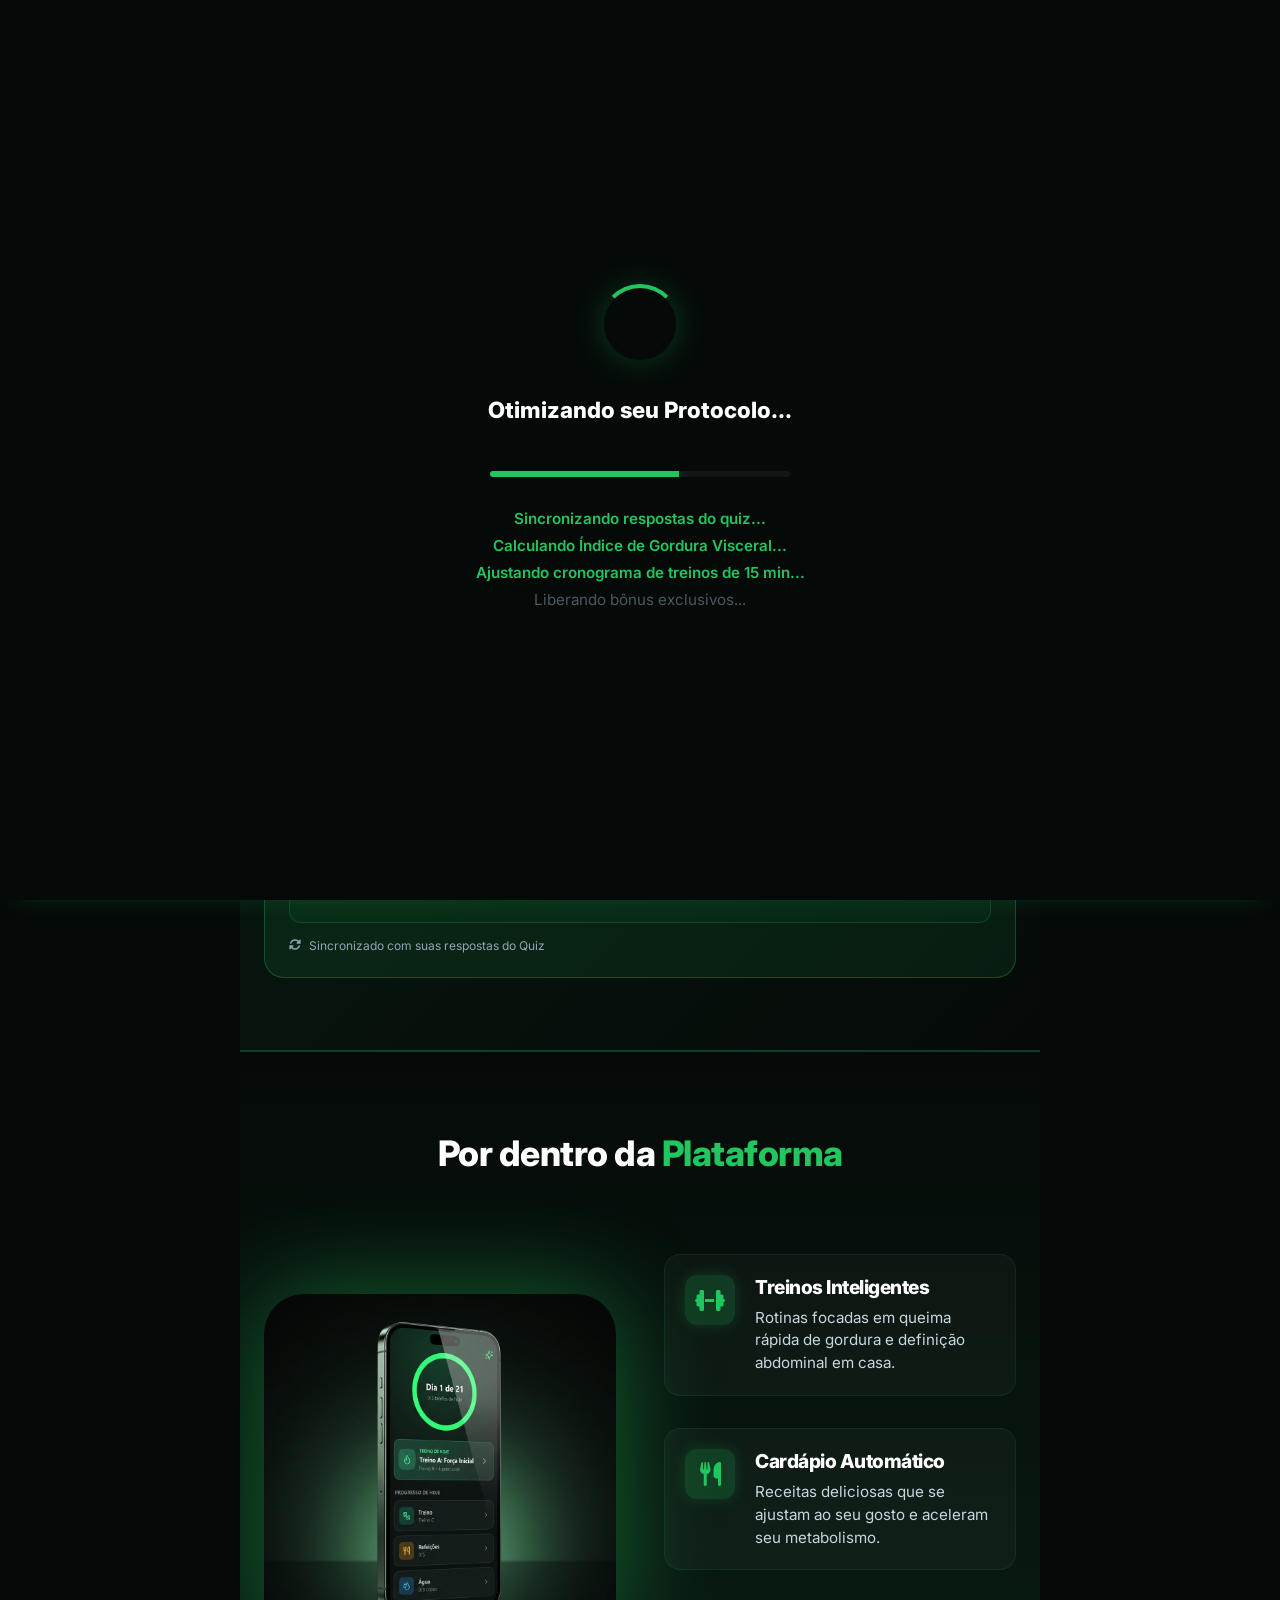
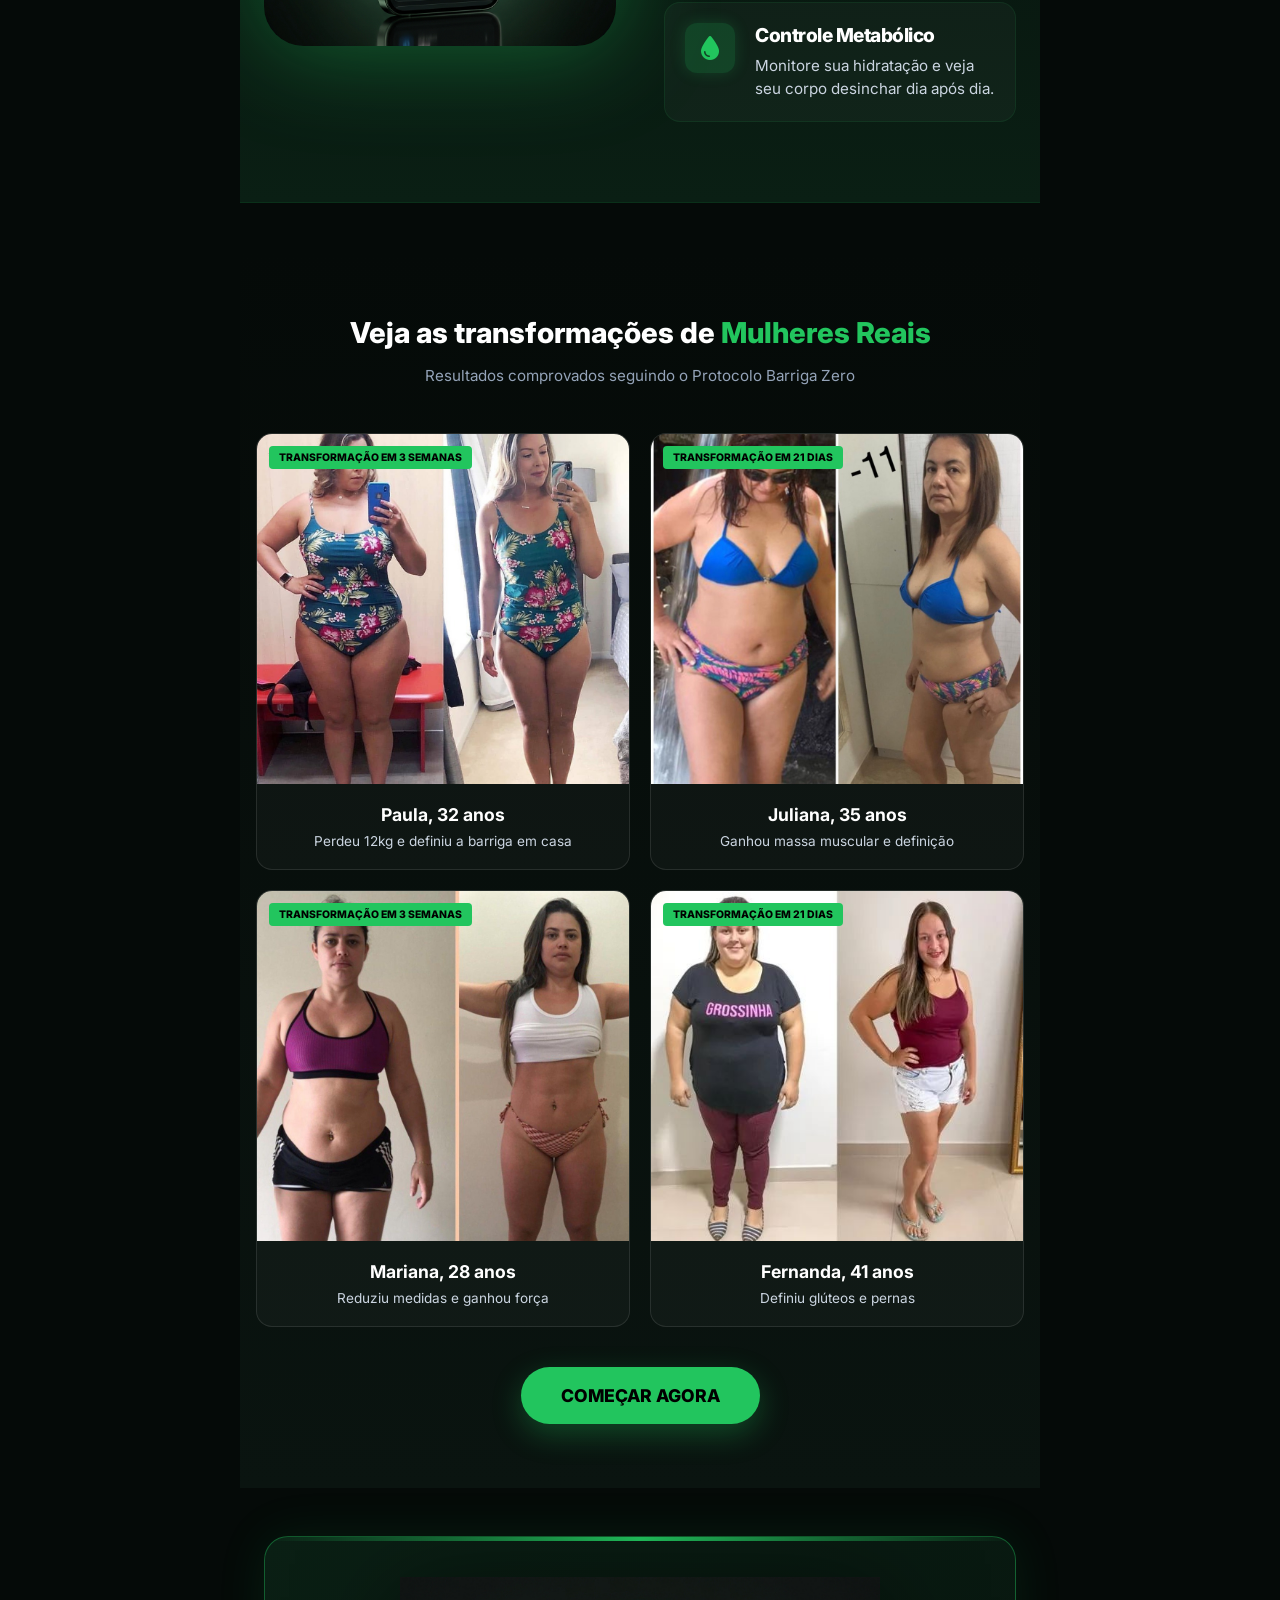
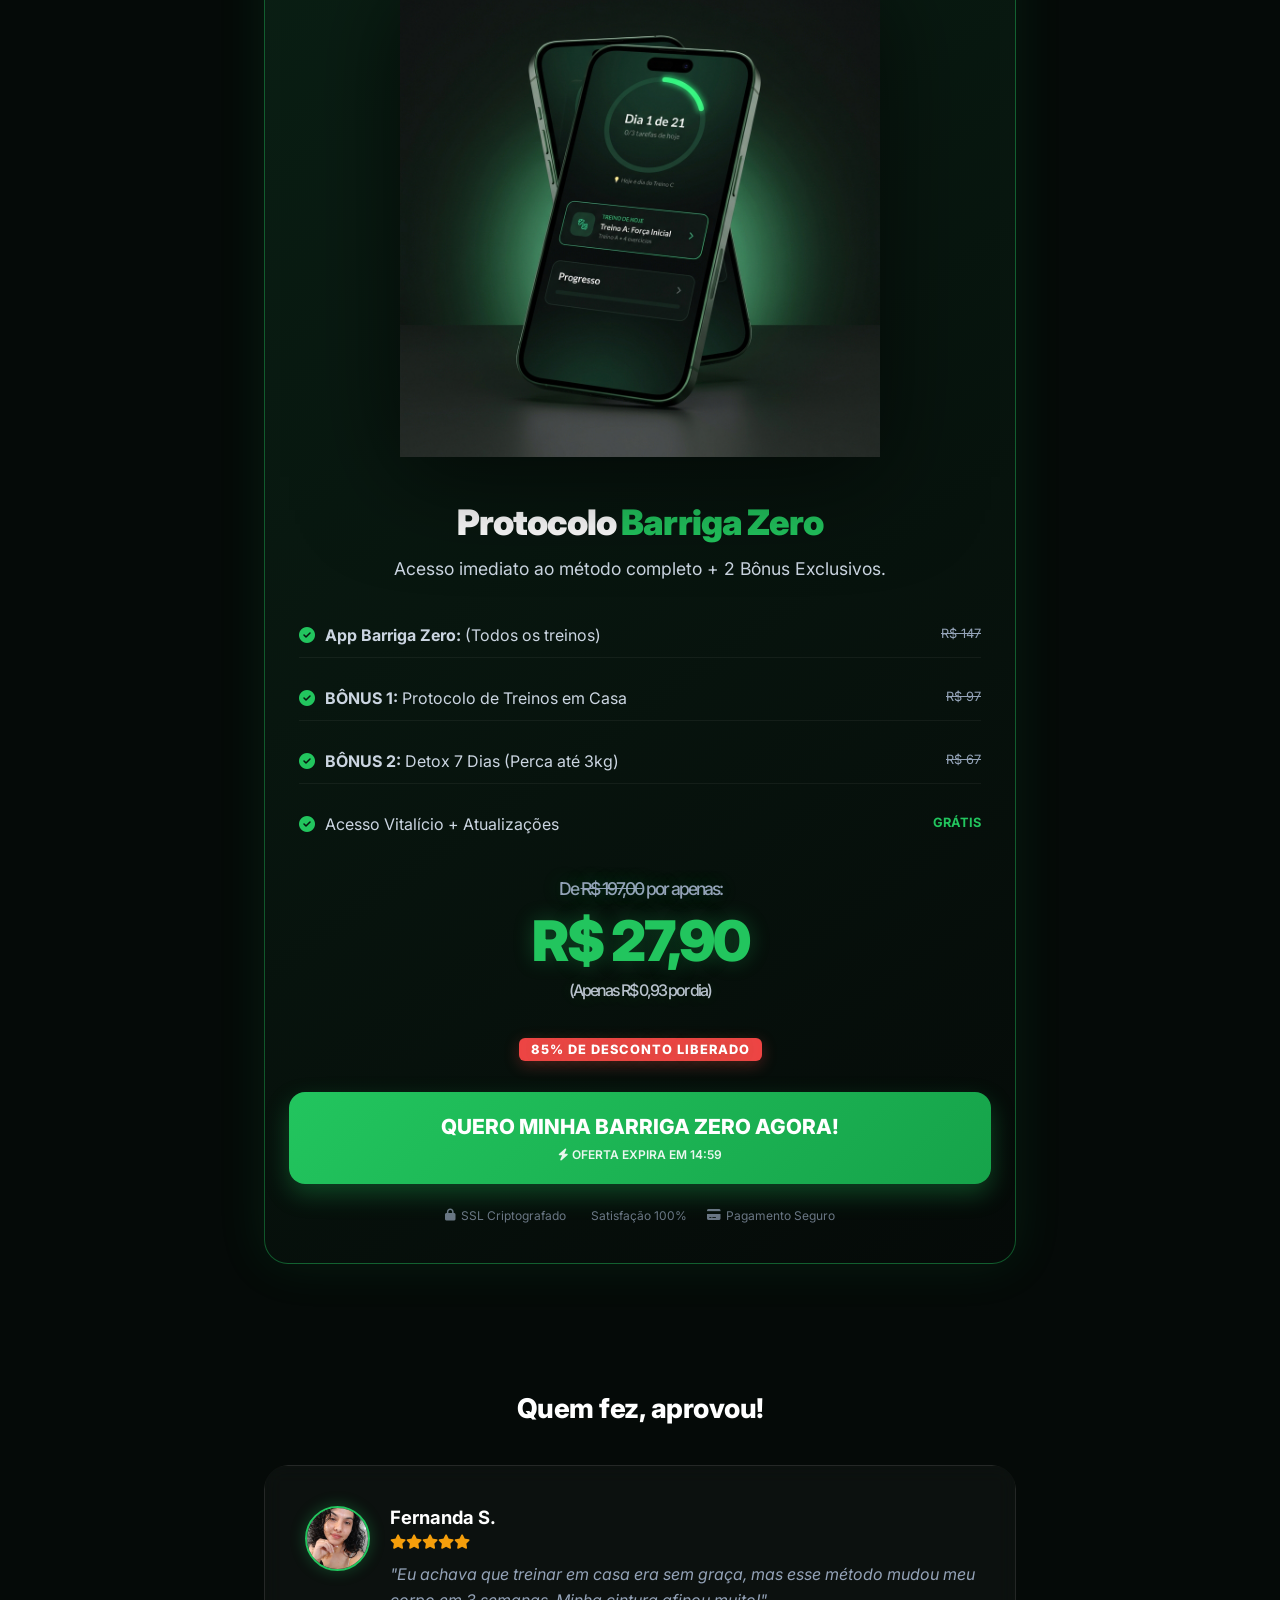
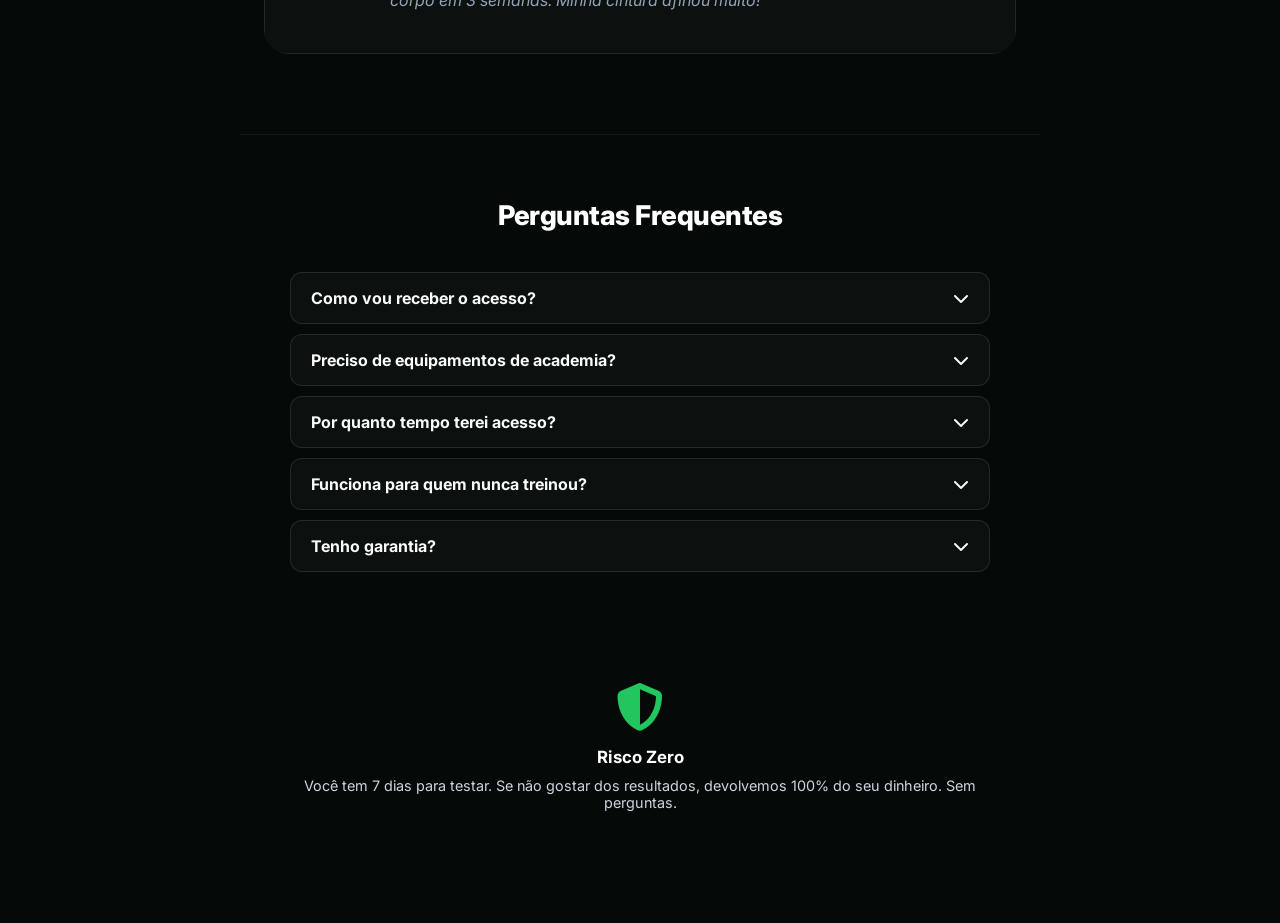
<file: ReadyToUpload/checkout.html>
<!DOCTYPE html>
<html lang="pt-br">

<head>
    <meta charset="UTF-8">
    <meta name="viewport" content="width=device-width, initial-scale=1.0">
    <title>Seu Plano está pronto | Barriga Zero</title>
    <!-- Montserrat Font -->
    <link href="https://fonts.googleapis.com/css2?family=Montserrat:wght@300;400;500;600;700;800;900&display=swap"
        rel="stylesheet">
    <!-- Font Awesome -->
    <link rel="stylesheet" href="https://cdnjs.cloudflare.com/ajax/libs/font-awesome/6.4.0/css/all.min.css">
    <link rel="stylesheet" href="css/style.css">
    <!-- Meta Pixel Code -->
    <script>
        !function (f, b, e, v, n, t, s) {
            if (f.fbq) return; n = f.fbq = function () {
                n.callMethod ?
                    n.callMethod.apply(n, arguments) : n.queue.push(arguments)
            };
            if (!f._fbq) f._fbq = n; n.push = n; n.loaded = !0; n.version = '2.0';
            n.queue = []; t = b.createElement(e); t.async = !0;
            t.src = v; s = b.getElementsByTagName(e)[0];
            s.parentNode.insertBefore(t, s)
        }(window, document, 'script',
            'https://connect.facebook.net/en_US/fbevents.js');
        fbq('init', '794708607004793');
        fbq('track', 'PageView');
        fbq('track', 'InitiateCheckout');
    </script>
    <noscript><img height="1" width="1" style="display:none"
            src="https://www.facebook.com/tr?id=794708607004793&ev=PageView&noscript=1" /></noscript>
    <!-- End Meta Pixel Code -->
    <style>
        html {
            scroll-behavior: smooth;
        }

        /* Specific Styles for Sales/Checkout Page */
        .sales-container {
            max-width: 800px;
            margin: 0 auto;
            background: white;
            min-height: 100vh;
            padding-bottom: 80px;
        }

        .hero-result {
            background: linear-gradient(135deg, #fce7f3 0%, #fff0f6 100%);
            padding: 3rem 1.5rem;
            text-align: center;
        }

        .result-badge {
            background: var(--primary);
            color: white;
            display: inline-block;
            padding: 6px 16px;
            border-radius: 50px;
            font-size: 0.9rem;
            font-weight: 700;
            margin-bottom: 1rem;
            text-transform: uppercase;
        }

        body {
            background-color: #050a08;
            color: #f8fafc;
        }

        .sales-container {
            background-color: #050a08;
        }

        .hero-result {
            background: linear-gradient(135deg, #0a1f14 0%, #050a08 100%);
            border-bottom: 1px solid rgba(34, 197, 94, 0.2);
        }

        .headline,
        .section-title {
            color: #fff !important;
        }

        .subheadline {
            color: #94a3b8 !important;
        }

        .offer-box {
            background: rgba(255, 255, 255, 0.04);
            border: 1px solid rgba(34, 197, 94, 0.3);
            backdrop-filter: blur(10px);
            color: #fff;
        }

        .feature-item,
        .feature-text p,
        .user-quote,
        .guarantee p,
        .offer-box p {
            color: #cbd5e1 !important;
        }

        .feature-text h4 {
            color: #fff !important;
        }

        .testimonials-section,
        .results-section,
        .app-presentation {
            background: #050a08;
            border-bottom: 1px solid rgba(34, 197, 94, 0.1);
        }

        .testimonial-card,
        .result-card {
            background: rgba(255, 255, 255, 0.03) !important;
            border: 1px solid rgba(255, 255, 255, 0.1) !important;
            backdrop-filter: blur(10px);
        }

        .testimonial-card:hover,
        .result-card:hover {
            border-color: rgba(34, 197, 94, 0.4) !important;
            background: rgba(34, 197, 94, 0.05) !important;
        }

        .user-info h4,
        .result-info strong {
            color: #ffffff !important;
        }

        .user-quote,
        .result-info p {
            color: #94a3b8 !important;
        }

        .feature-icon {
            background: rgba(34, 197, 94, 0.2);
            color: #22c55e;
        }


        .headline {
            font-size: 2rem;
            font-weight: 800;
            color: var(--text-dark);
            line-height: 1.2;
            margin-bottom: 1rem;
        }

        .subheadline {
            font-size: 1.1rem;
            color: #666;
            margin-bottom: 2rem;
            line-height: 1.5;
        }

        /* Video Placeholder */
        .vsl-wrapper {
            width: 100%;
            aspect-ratio: 16/9;
            background: #000;
            border-radius: 16px;
            overflow: hidden;
            margin-bottom: 2rem;
            box-shadow: 0 10px 30px rgba(0, 0, 0, 0.15);
            position: relative;
            display: flex;
            align-items: center;
            justify-content: center;
        }



        /* Offer Section Redesign */
        .offer-box {
            background: linear-gradient(145deg, #0a1f14 0%, #050a08 100%);
            border: 1px solid rgba(34, 197, 94, 0.4);
            border-radius: 24px;
            padding: 2.5rem 1.5rem;
            margin: 3rem 1.5rem;
            box-shadow: 0 0 50px rgba(34, 197, 94, 0.1);
            text-align: center;
            position: relative;
            overflow: hidden;
        }

        .offer-box::before {
            content: '';
            position: absolute;
            top: 0;
            left: 0;
            right: 0;
            height: 4px;
            background: linear-gradient(90deg, transparent, #22c55e, transparent);
        }

        .bundle-image {
            max-width: 480px;
            /* Limited width for better aesthetics */
            width: 100%;
            height: auto;
            margin-bottom: 2.5rem;
            filter: drop-shadow(0 20px 50px rgba(0, 0, 0, 0.6));
        }

        .price-tag {
            font-size: 3.5rem;
            font-weight: 900;
            color: #22c55e;
            margin: 1.5rem 0;
            letter-spacing: -2px;
            text-shadow: 0 0 20px rgba(34, 197, 94, 0.3);
        }

        /* Optimization Overlay */
        #optimization-overlay {
            position: fixed;
            top: 0;
            left: 0;
            width: 100%;
            height: 100%;
            background: #050a08;
            z-index: 9999;
            display: flex;
            flex-direction: column;
            align-items: center;
            justify-content: center;
            padding: 20px;
            text-align: center;
        }

        .opt-spinner {
            width: 80px;
            height: 80px;
            border: 4px solid rgba(34, 197, 94, 0.1);
            border-top: 4px solid var(--primary);
            border-radius: 50%;
            animation: spin 1s linear infinite;
            margin-bottom: 2rem;
            box-shadow: 0 0 30px rgba(34, 197, 94, 0.2);
        }

        .opt-text {
            color: #fff;
            font-size: 1.4rem;
            font-weight: 800;
            margin-bottom: 1rem;
        }

        .opt-item {
            color: #94a3b8;
            font-size: 0.95rem;
            margin-bottom: 8px;
            transition: all 0.3s;
            opacity: 0.5;
        }

        .opt-item.active {
            color: var(--primary);
            opacity: 1;
            font-weight: 600;
        }

        .opt-progress-container {
            width: 100%;
            max-width: 300px;
            height: 6px;
            background: rgba(255, 255, 255, 0.05);
            border-radius: 10px;
            margin: 2rem 0;
            overflow: hidden;
        }

        .opt-progress-bar {
            width: 0%;
            height: 100%;
            background: var(--primary);
            transition: width 0.3s ease;
            box-shadow: 0 0 15px rgba(34, 197, 94, 0.5);
        }

        @keyframes spin {
            0% {
                transform: rotate(0deg);
            }

            100% {
                transform: rotate(360deg);
            }
        }

        @keyframes pulse-green {
            0% {
                transform: scale(1);
                text-shadow: 0 0 10px rgba(34, 197, 94, 0.3);
            }

            50% {
                transform: scale(1.05);
                text-shadow: 0 0 25px rgba(34, 197, 94, 0.6);
            }

            100% {
                transform: scale(1);
                text-shadow: 0 0 10px rgba(34, 197, 94, 0.3);
            }
        }

        .pulse {
            display: inline-block;
            animation: pulse-green 2s infinite ease-in-out;
        }

        .price-badge {
            display: inline-block;
            background: #ef4444;
            color: #fff;
            font-size: 0.8rem;
            padding: 4px 12px;
            border-radius: 6px;
            margin-top: 12px;
            font-weight: 800;
            text-transform: uppercase;
            letter-spacing: 1px;
            box-shadow: 0 4px 15px rgba(239, 68, 68, 0.3);
        }

        .btn-cta {
            background: linear-gradient(135deg, #22c55e 0%, #16a34a 100%);
            color: white;
            width: 100%;
            padding: 22px;
            border-radius: 16px;
            font-size: 1.3rem;
            font-weight: 800;
            border: none;
            cursor: pointer;
            box-shadow: 0 10px 25px rgba(34, 197, 94, 0.3);
            transition: all 0.3s cubic-bezier(0.175, 0.885, 0.32, 1.275);
            text-transform: uppercase;
            text-decoration: none;
            display: flex;
            align-items: center;
            justify-content: center;
            flex-direction: column;
        }

        .btn-cta:hover {
            transform: translateY(-3px) scale(1.02);
            box-shadow: 0 15px 35px rgba(34, 197, 94, 0.5);
        }

        .btn-cta small {
            display: block;
            font-size: 0.75rem;
            font-weight: 600;
            margin-top: 8px;
            opacity: 0.9;
        }

        /* Order Bump Styles */
        .order-bumps-container {
            margin: 2rem 0;
            text-align: left;
        }

        .order-bump-item {
            background: rgba(34, 197, 94, 0.05);
            border: 1px dashed rgba(34, 197, 94, 0.4);
            border-radius: 12px;
            padding: 15px;
            margin-bottom: 12px;
            display: flex;
            align-items: center;
            gap: 15px;
            cursor: pointer;
            transition: all 0.2s;
            position: relative;
        }

        .order-bump-item:hover {
            background: rgba(34, 197, 94, 0.1);
            transform: scale(1.01);
        }

        .order-bump-checkbox {
            width: 24px;
            height: 24px;
            accent-color: var(--primary);
            cursor: pointer;
        }

        .order-bump-info h4 {
            font-size: 0.95rem;
            color: #fff;
            margin-bottom: 2px;
            display: flex;
            align-items: center;
            gap: 8px;
        }

        .order-bump-info p {
            font-size: 0.8rem;
            color: #94a3b8 !important;
            margin: 0;
        }

        .order-bump-price {
            margin-left: auto;
            font-weight: 800;
            color: #22c55e;
            font-size: 0.9rem;
        }

        .bump-badge {
            position: absolute;
            top: -10px;
            right: 15px;
            background: #d63031;
            color: white;
            font-size: 0.65rem;
            padding: 2px 8px;
            border-radius: 4px;
            font-weight: 900;
            text-transform: uppercase;
            animation: pulse-red 2s infinite;
        }

        @keyframes pulse-red {
            0% {
                transform: scale(1);
                box-shadow: 0 0 0 0 rgba(214, 48, 49, 0.7);
            }

            70% {
                transform: scale(1.05);
                box-shadow: 0 0 0 10px rgba(214, 48, 49, 0);
            }

            100% {
                transform: scale(1);
                box-shadow: 0 0 0 0 rgba(214, 48, 49, 0);
            }
        }

        /* Features List */
        .features-list {
            list-style: none;
            text-align: left;
            margin: 2rem 0;
        }

        .feature-item {
            display: flex;
            gap: 12px;
            margin-bottom: 1rem;
            font-size: 1rem;
            color: #444;
        }

        .feature-item i {
            color: var(--primary);
            margin-top: 4px;
        }

        /* Testimonials */
        .testimonials-section {
            padding: 5rem 1.5rem;
        }

        .section-title {
            text-align: center;
            font-size: 1.7rem;
            font-weight: 800;
            margin-bottom: 2.5rem;
            color: #fff !important;
            letter-spacing: -0.5px;
        }

        .user-quote {
            font-size: 0.95rem;
            color: #94a3b8;
            font-style: italic;
            line-height: 1.6;
        }


        .guarantee {
            padding: 2rem;
            text-align: center;
            font-size: 0.9rem;
            color: #666;
        }

        .guarantee img {
            height: 60px;
            margin-bottom: 10px;
        }

        /* Testimonial Carousel - Final Ultra-Stable Styles */
        .testimonial-carousel {
            position: relative;
            overflow: hidden;
            width: 100%;
            max-width: 800px;
            margin: 0 auto;
            border-radius: 24px;
        }

        .carousel-track {
            display: flex;
            transition: transform 0.6s cubic-bezier(0.645, 0.045, 0.355, 1);
            will-change: transform;
            /* width will be set by JS or more robustly handled in media query */
        }

        .testimonial-card {
            width: 100%;
            /* Default for desktop or base centering */
            flex-shrink: 0;
            padding: 2.5rem;
            display: flex;
            gap: 20px;
            background: rgba(255, 255, 255, 0.035);
            border: 1px solid rgba(255, 255, 255, 0.1);
            box-sizing: border-box;
            margin: 0;
            border-radius: 20px;
        }

        .user-avatar {
            width: 65px;
            height: 65px;
            border-radius: 50%;
            border: 2px solid var(--primary);
            object-fit: cover;
            flex-shrink: 0;
            box-shadow: 0 0 15px rgba(34, 197, 94, 0.3);
        }

        .user-info {
            flex: 1;
            text-align: left;
        }

        .user-info h4 {
            font-size: 1.15rem;
            font-weight: 700;
            color: #fff;
            margin-bottom: 5px;
        }

        .stars {
            color: #f59e0b;
            font-size: 0.9rem;
            margin-bottom: 12px;
        }

        .user-quote {
            font-size: 1rem;
            color: #cbd5e1;
            font-style: italic;
            line-height: 1.6;
            margin: 0;
        }

        /* Results Section Styles */
        .results-section {
            padding: 5rem 1.5rem;
        }

        .results-grid {
            display: grid;
            grid-template-columns: 1fr;
            gap: 1.5rem;
            max-width: 800px;
            margin: 0 auto;
        }

        @media (min-width: 640px) {
            .results-grid {
                grid-template-columns: repeat(2, 1fr);
            }
        }

        .result-card {
            border-radius: 24px;
            overflow: hidden;
            transition: all 0.4s cubic-bezier(0.175, 0.885, 0.32, 1.275);
            position: relative;
        }

        .result-card:hover {
            transform: translateY(-5px);
            box-shadow: 0 8px 25px rgba(192, 38, 211, 0.15);
        }

        .result-label {
            position: absolute;
            top: 15px;
            left: 15px;
            background: var(--primary);
            color: white;
            padding: 6px 12px;
            border-radius: 20px;
            font-size: 0.75rem;
            font-weight: 700;
            text-transform: uppercase;
            z-index: 2;
            box-shadow: 0 2px 8px rgba(0, 0, 0, 0.2);
        }

        .result-image {
            width: 100%;
            height: 280px;
            object-fit: cover;
            display: block;
        }

        .result-info {
            padding: 1rem;
            text-align: center;
        }

        .result-info p {
            margin: 0;
            color: #333;
        }

        .result-info strong {
            font-size: 1rem;
            color: #000;
        }

        /* App Presentation Section */
        .app-presentation {
            background: linear-gradient(180deg, #050a08 0%, #0a1f14 100%);
            padding: 5rem 1.5rem;
            text-align: center;
            overflow: hidden;
            border-top: 1px solid rgba(34, 197, 94, 0.2);
            border-bottom: 1px solid rgba(34, 197, 94, 0.2);
        }

        .app-content {
            display: flex;
            flex-direction: column;
            align-items: center;
            gap: 3rem;
            max-width: 900px;
            margin: 0 auto;
        }

        @media (min-width: 768px) {
            .app-content {
                flex-direction: row;
                text-align: left;
                align-items: center;
            }

            .app-mockup {
                flex: 1;
            }

            .app-features {
                flex: 1;
            }
        }

        .app-mockup img {
            max-width: 550px;
            /* Increased to better match features height */
            width: 100%;
            height: auto;
            filter: drop-shadow(0 0 50px rgba(34, 197, 94, 0.45));
            animation: float 8s ease-in-out infinite;
            border-radius: 40px;
        }

        @keyframes float {
            0% {
                transform: translateY(0px) rotate(0deg);
            }

            50% {
                transform: translateY(-15px) rotate(1deg);
            }

            100% {
                transform: translateY(0px) rotate(0deg);
            }
        }

        .feature-grid {
            display: grid;
            grid-template-columns: 1fr;
            gap: 2rem;
            margin-top: 2rem;
        }

        .app-feature-item {
            display: flex;
            gap: 20px;
            align-items: flex-start;
            background: rgba(255, 255, 255, 0.03);
            padding: 20px;
            border-radius: 16px;
            border: 1px solid rgba(34, 197, 94, 0.1);
            transition: all 0.3s ease;
        }

        .app-feature-item:hover {
            background: rgba(34, 197, 94, 0.05);
            border-color: rgba(34, 197, 94, 0.3);
            transform: translateX(10px);
        }

        .feature-icon {
            background: rgba(34, 197, 94, 0.2);
            color: #22c55e;
            width: 50px;
            height: 50px;
            border-radius: 12px;
            display: flex;
            align-items: center;
            justify-content: center;
            flex-shrink: 0;
            font-size: 1.5rem;
            box-shadow: 0 0 15px rgba(34, 197, 94, 0.2);
        }

        .feature-text h4 {
            font-size: 1.2rem;
            font-weight: 800;
            margin-bottom: 8px;
            color: #ffffff;
            letter-spacing: -0.5px;
        }

        .feature-text p {
            font-size: 0.95rem;
            color: #94a3b8;
            line-height: 1.5;
        }

        /* Conversion Optimization Styles */
        .timer-bar {
            background: #d63031;
            color: white;
            text-align: center;
            padding: 8px;
            font-size: 0.9rem;
            font-weight: 700;
            position: sticky;
            top: 0;
            z-index: 1000;
            box-shadow: 0 2px 10px rgba(0, 0, 0, 0.2);
        }

        .diagnostic-card {
            background: rgba(34, 197, 94, 0.1);
            border: 1px solid rgba(34, 197, 94, 0.3);
            border-radius: 20px;
            padding: 1.5rem;
            margin: 1.5rem 0;
            text-align: left;
            position: relative;
            overflow: hidden;
        }

        .diagnostic-header {
            display: flex;
            justify-content: space-between;
            align-items: center;
            margin-bottom: 1rem;
        }

        .diagnostic-tag {
            background: #22c55e;
            color: white;
            padding: 4px 10px;
            border-radius: 5px;
            font-size: 0.7rem;
            font-weight: 800;
            text-transform: uppercase;
        }

        .diagnostic-grid {
            display: grid;
            grid-template-columns: repeat(2, 1fr);
            gap: 10px;
        }

        .diag-item {
            background: rgba(255, 255, 255, 0.05);
            padding: 10px;
            border-radius: 10px;
            font-size: 0.85rem;
        }

        .diag-item strong {
            display: block;
            color: #22c55e;
            font-size: 0.75rem;
            text-transform: uppercase;
        }

        /* Enhanced Diagnostic Styles */
        .diagnostic-title {
            text-align: center;
            margin-bottom: 1.5rem;
        }

        .diagnostic-title h2 {
            font-size: 1.8rem;
            font-weight: 800;
            color: #fff;
            margin-bottom: 0.5rem;
        }

        .diagnostic-title .highlight {
            color: #ef4444;
            text-transform: uppercase;
        }

        .diagnostic-subtitle {
            color: #94a3b8;
            font-size: 0.95rem;
            line-height: 1.6;
        }

        .diagnostic-subtitle .highlight-green {
            color: #22c55e;
            font-weight: 700;
        }

        .status-comparison {
            display: grid;
            grid-template-columns: 1fr 1fr;
            gap: 15px;
            margin: 2rem 0;
        }

        .status-box {
            background: rgba(255, 255, 255, 0.03);
            border: 1px solid rgba(255, 255, 255, 0.1);
            border-radius: 16px;
            padding: 1.5rem;
            text-align: center;
            position: relative;
            overflow: hidden;
        }

        .status-box.current {
            border-color: rgba(239, 68, 68, 0.5);
        }

        .status-box.goal {
            border-color: rgba(34, 197, 94, 0.5);
            position: relative;
        }

        .status-box.goal::before {
            content: "META";
            position: absolute;
            top: 10px;
            right: -25px;
            background: #22c55e;
            color: white;
            padding: 2px 30px;
            font-size: 0.65rem;
            font-weight: 800;
            transform: rotate(45deg);
        }

        .status-label {
            font-size: 0.75rem;
            font-weight: 700;
            text-transform: uppercase;
            color: #94a3b8;
            margin-bottom: 1rem;
        }

        .status-icon {
            font-size: 3rem;
            margin: 1rem 0;
        }

        .status-icon.slow {
            color: #ef4444;
        }

        .status-icon.fast {
            color: #22c55e;
        }

        .efficiency-bar {
            width: 100%;
            height: 6px;
            background: rgba(255, 255, 255, 0.1);
            border-radius: 10px;
            margin: 1rem 0 0.5rem;
            overflow: hidden;
        }

        .efficiency-fill {
            height: 100%;
            border-radius: 10px;
            transition: width 1s ease;
        }

        .efficiency-fill.low {
            background: #ef4444;
            width: 24%;
        }

        .efficiency-fill.high {
            background: #22c55e;
            width: 95%;
        }

        .efficiency-text {
            font-size: 0.8rem;
            color: #cbd5e1;
            text-align: right;
        }

        .status-text {
            font-size: 1rem;
            font-weight: 700;
            margin-top: 0.5rem;
        }

        .status-text.negative {
            color: #ef4444;
        }

        .status-text.positive {
            color: #22c55e;
        }

        @media (max-width: 640px) {
            .status-comparison {
                grid-template-columns: 1fr;
            }
        }

        .trust-seals {
            display: flex;
            justify-content: center;
            gap: 20px;
            margin-top: 1.5rem;
            opacity: 0.7;
            flex-wrap: wrap;
        }

        .seal-item {
            font-size: 0.75rem;
            display: flex;
            align-items: center;
            gap: 5px;
            color: #94a3b8;
        }

        .faq-section {
            padding: 4rem 1.5rem;
            background: #050a08;
        }

        .faq-container {
            max-width: 700px;
            margin: 0 auto;
        }

        .faq-item {
            background: rgba(255, 255, 255, 0.03);
            border: 1px solid rgba(255, 255, 255, 0.1);
            border-radius: 12px;
            margin-bottom: 10px;
            overflow: hidden;
        }

        .faq-question {
            padding: 15px 20px;
            cursor: pointer;
            display: flex;
            justify-content: space-between;
            align-items: center;
            font-weight: 700;
            transition: all 0.3s;
        }

        .faq-question:hover {
            background: rgba(34, 197, 94, 0.05);
        }

        .faq-answer {
            padding: 0 20px;
            max-height: 0;
            overflow: hidden;
            transition: all 0.3s;
            color: #94a3b8;
            font-size: 0.9rem;
            line-height: 1.6;
        }

        .faq-item.active .faq-answer {
            padding: 15px 20px;
            max-height: 200px;
            border-top: 1px solid rgba(255, 255, 255, 0.1);
        }

        .faq-item.active i {
            transform: rotate(180deg);
        }

        /* Final Responsive Stability Fix - V3 */
        @media (max-width: 768px) {

            html,
            body {
                width: 100% !important;
                overflow-x: hidden !important;
                position: relative;
                margin: 0;
                padding: 0;
            }

            .sales-container {
                width: 100% !important;
                max-width: 100% !important;
                overflow-x: hidden !important;
                padding-bottom: 100px;
                /* Space for fixed footer */
                margin: 0;
            }

            .hero-result {
                padding: 2rem 1rem;
                width: 100%;
                box-sizing: border-box;
            }

            .headline {
                font-size: 1.45rem !important;
                /* Slightly smaller to prevent any overflow */
                line-height: 1.25;
                font-weight: 800;
                word-wrap: break-word;
                padding: 0 5px;
                text-align: center;
            }

            .subheadline {
                font-size: 0.95rem;
                padding: 0 10px;
                text-align: center;
                line-height: 1.5;
            }



            .offer-box {
                margin: 2rem 0.75rem;
                padding: 1.8rem 1rem;
                width: auto;
                /* Let it be natural within margins */
            }

            .bundle-image {
                max-width: 100%;
                margin-bottom: 1.5rem;
            }

            .price-tag {
                font-size: 2.4rem;
                letter-spacing: -1px;
            }

            .btn-cta {
                padding: 18px 10px;
                font-size: 1.1rem;
            }

            .testimonial-card {
                padding: 1.5rem 1rem;
                flex-direction: column;
                text-align: center;
                gap: 12px;
            }

            .user-avatar {
                width: 50px;
                height: 50px;
                margin: 0 auto;
            }

            .user-info h4 {
                font-size: 1rem;
            }

            .user-quote {
                font-size: 0.85rem;
                line-height: 1.4;
            }

            .section-title {
                font-size: 1.5rem;
                padding: 0 10px;
            }

            .app-mockup img {
                max-width: 100%;
                border-radius: 20px;
            }

            .app-presentation {
                padding: 3rem 1rem;
            }
        }

        /* Essential Global Reset */
        * {
            box-sizing: border-box !important;
        }

        html,
        body {
            max-width: 100%;
            overflow-x: hidden;
            background-color: #050a08;
        }
    </style>
</head>

<body>
    <!-- Optimization Overlay (Interstitial) -->
    <div id="optimization-overlay">
        <div class="opt-spinner"></div>
        <div class="opt-text">Otimizando seu Protocolo...</div>
        <div class="opt-progress-container">
            <div class="opt-progress-bar" id="opt-bar"></div>
        </div>
        <div id="opt-steps">
            <div class="opt-item active" id="opt-1">Sincronizando respostas do quiz...</div>
            <div class="opt-item" id="opt-2">Calculando Índice de Gordura Visceral...</div>
            <div class="opt-item" id="opt-3">Ajustando cronograma de treinos de 15 min...</div>
            <div class="opt-item" id="opt-4">Liberando bônus exclusivos...</div>
        </div>
    </div>

    <div class="timer-bar" id="top-timer">
        Sua oferta especial expira em: <span id="timer-display">15:00</span>
    </div>

    <div class="sales-container">
        <!-- Hero Result -->
        <div class="hero-result">
            <div class="result-badge"><i class="fas fa-check-circle"></i> Análise Concluída</div>
            <h1 class="headline">Seu Plano <span style="color: var(--primary);">Barriga Zero</span> está pronto!
            </h1>

            <!-- Professional Diagnostic Section -->
            <div class="diagnostic-card">
                <div class="diagnostic-title">
                    <h2>DIAGNÓSTICO: <span class="highlight">BLOQUEIO METABÓLICO DETECTADO.</span></h2>
                    <p class="diagnostic-subtitle">
                        Com base nas variações do seu perfil hormonal e taxa metabólica basal, identificamos um platô de
                        armazenamento. O seu protocolo foi recalibrado para priorizar a queima de gordura visceral e
                        localizada em: <span class="highlight-green" id="diag-zone-text">Barriga e Cintura.</span>
                    </p>
                </div>

                <div class="diagnostic-header">
                    <span class="diagnostic-tag">DIAGNÓSTICO PERSONALIZADO</span>
                    <i class="fas fa-microchip" style="color: #22c55e;"></i>
                </div>

                <!-- Detailed Analysis Grid -->
                <div style="display: grid; grid-template-columns: 1fr 1fr; gap: 15px; margin: 2rem 0;">
                    <!-- Bioimpedância -->
                    <div
                        style="background: rgba(255,255,255,0.03); padding: 1.5rem; border-radius: 12px; border: 1px solid rgba(255,255,255,0.1);">
                        <div style="display: flex; align-items: center; gap: 10px; margin-bottom: 1rem;">
                            <i class="fas fa-microscope" style="color: #22c55e; font-size: 1.5rem;"></i>
                            <h4
                                style="margin: 0; font-size: 0.9rem; color: #94a3b8; text-transform: uppercase; font-weight: 700;">
                                Bioimpedância</h4>
                        </div>
                        <div style="font-size: 1.1rem; font-weight: 700; color: #fff; margin-bottom: 0.5rem;">Relatório
                            Concluído</div>
                        <div style="font-size: 0.85rem; color: #cbd5e1;" id="diag-metabolic-type">Taxa de Oxidação:
                            Baixa</div>
                        <div style="font-size: 0.85rem; color: #cbd5e1;" id="diag-metabolic-basal">Fase Metabólica:
                            Platô</div>
                    </div>

                    <!-- Status Metabólico -->
                    <div
                        style="background: rgba(255,255,255,0.03); padding: 1.5rem; border-radius: 12px; border: 1px solid rgba(239,68,68,0.3);">
                        <div style="display: flex; align-items: center; gap: 10px; margin-bottom: 1rem;">
                            <i class="fas fa-bolt" style="color: #ef4444; font-size: 1.5rem;"></i>
                            <h4
                                style="margin: 0; font-size: 0.9rem; color: #94a3b8; text-transform: uppercase; font-weight: 700;">
                                Eficiência Energética</h4>
                        </div>
                        <div style="font-size: 1.1rem; font-weight: 700; color: #ef4444; margin-bottom: 0.5rem;"
                            id="diag-metabolic-status">
                            Bloqueio Detectado</div>
                        <div style="font-size: 0.85rem; color: #cbd5e1;" id="diag-basal-rate">Taxa Basal: Reduzida</div>
                        <div style="font-size: 0.85rem; color: #cbd5e1;" id="diag-efficiency">Eficiência: 24% do ideal
                        </div>
                    </div>

                    <!-- Foco Principal -->
                    <div
                        style="background: rgba(255,255,255,0.03); padding: 1.5rem; border-radius: 12px; border: 1px solid rgba(255,255,255,0.1);">
                        <div style="display: flex; align-items: center; gap: 10px; margin-bottom: 1rem;">
                            <i class="fas fa-bullseye" style="color: #22c55e; font-size: 1.5rem;"></i>
                            <h4
                                style="margin: 0; font-size: 0.9rem; color: #94a3b8; text-transform: uppercase; font-weight: 700;">
                                Foco Localizado</h4>
                        </div>
                        <div style="font-size: 1.1rem; font-weight: 700; color: #fff; margin-bottom: 0.5rem;"
                            id="diag-zone">Barriga e Cintura</div>
                        <div style="font-size: 0.85rem; color: #cbd5e1;" id="diag-visceral-fat">Índice Visceral: Nível 4
                        </div>
                        <div style="font-size: 0.85rem; color: #cbd5e1;" id="diag-water-retention">Status Inflamatório:
                            Moderado</div>
                    </div>

                    <!-- Potencial de Resultado -->
                    <div
                        style="background: linear-gradient(135deg, rgba(34,197,94,0.1) 0%, rgba(34,197,94,0.05) 100%); padding: 1.5rem; border-radius: 12px; border: 1px solid rgba(34,197,94,0.4);">
                        <div style="display: flex; align-items: center; gap: 10px; margin-bottom: 1rem;">
                            <i class="fas fa-chart-line" style="color: #22c55e; font-size: 1.5rem;"></i>
                            <h4
                                style="margin: 0; font-size: 0.9rem; color: #94a3b8; text-transform: uppercase; font-weight: 700;">
                                Potencial 21 Dias</h4>
                        </div>
                        <div style="font-size: 1.3rem; font-weight: 800; color: #22c55e; margin-bottom: 0.5rem;">ALTO
                            (8-12kg)</div>
                        <div style="font-size: 0.85rem; color: #cbd5e1;">Redução Cintura: 5-8cm</div>
                        <div style="font-size: 0.85rem; color: #cbd5e1;">Definição: +70%</div>
                    </div>
                </div>

                <!-- Protocolo Personalizado -->
                <div
                    style="background: rgba(34,197,94,0.05); border: 1px solid rgba(34,197,94,0.2); border-radius: 12px; padding: 1.5rem; margin-top: 1.5rem;">
                    <div style="display: flex; align-items: center; gap: 10px; margin-bottom: 1rem;">
                        <i class="fas fa-dna" style="color: #22c55e; font-size: 1.2rem;"></i>
                        <h4 style="margin: 0; font-size: 0.95rem; color: #fff; font-weight: 700;">Protocolo Gerado
                            Especificamente Para Você:</h4>
                    </div>
                    <div
                        style="display: grid; grid-template-columns: repeat(2, 1fr); gap: 10px; font-size: 0.85rem; color: #cbd5e1;">
                        <div style="display: flex; align-items: center; gap: 8px;">
                            <i class="fas fa-check-circle" style="color: #22c55e;"></i>
                            <span>Treinos 15min/dia adaptados</span>
                        </div>
                        <div style="display: flex; align-items: center; gap: 8px;">
                            <i class="fas fa-check-circle" style="color: #22c55e;"></i>
                            <span>Cardápio anti-inflamatório</span>
                        </div>
                        <div style="display: flex; align-items: center; gap: 8px;">
                            <i class="fas fa-check-circle" style="color: #22c55e;"></i>
                            <span>Jejum intermitente ajustado</span>
                        </div>
                        <div style="display: flex; align-items: center; gap: 8px;">
                            <i class="fas fa-check-circle" style="color: #22c55e;"></i>
                            <span>Suplementação recomendada</span>
                        </div>
                    </div>
                </div>

                <div
                    style="margin-top: 15px; font-size: 0.75rem; color: #94a3b8; display: flex; align-items: center; gap: 8px;">
                    <i class="fas fa-sync-alt fa-spin"></i> Sincronizado com suas respostas do Quiz
                </div>
            </div>


        </div>

        <!-- Inside the App Section -->
        <div class="app-presentation">
            <h3 class="section-title" style="font-size: 2.2rem; margin-bottom: 3rem;">Por dentro da <span
                    style="color: var(--primary);">Plataforma</span></h3>
            <div class="app-content">
                <div class="app-mockup">
                    <img src="./images/app_mockup_v5.png" alt="App Dashboard Mockup">
                </div>
                <div class="app-features">
                    <div class="feature-grid">
                        <div class="app-feature-item">
                            <div class="feature-icon"><i class="fas fa-dumbbell"></i></div>
                            <div class="feature-text">
                                <h4>Treinos Inteligentes</h4>
                                <p>Rotinas focadas em queima rápida de gordura e definição abdominal em casa.</p>
                            </div>
                        </div>
                        <div class="app-feature-item">
                            <div class="feature-icon"><i class="fas fa-utensils"></i></div>
                            <div class="feature-text">
                                <h4>Cardápio Automático</h4>
                                <p>Receitas deliciosas que se ajustam ao seu gosto e aceleram seu metabolismo.</p>
                            </div>
                        </div>
                        <div class="app-feature-item">
                            <div class="feature-icon"><i class="fas fa-tint"></i></div>
                            <div class="feature-text">
                                <h4>Controle Metabólico</h4>
                                <p>Monitore sua hidratação e veja seu corpo desinchar dia após dia.</p>
                            </div>
                        </div>
                    </div>
                </div>
            </div>

        </div>

        <!-- Results Section -->
        <div style="background: linear-gradient(180deg, #050a08 0%, #0a1410 100%); padding: 4rem 1rem; margin: 3rem 0;">
            <div style="max-width: 1000px; margin: 0 auto;">
                <h3 style="font-size: 1.8rem; font-weight: 800; text-align: center; color: #fff; margin-bottom: 1rem;">
                    Veja as transformações de <span style="color: #22c55e;">Mulheres Reais</span>
                </h3>
                <p style="text-align: center; color: #94a3b8; margin-bottom: 3rem; font-size: 0.95rem;">
                    Resultados comprovados seguindo o Protocolo Barriga Zero
                </p>

                <!-- Results Grid -->
                <div style="display: grid; grid-template-columns: repeat(2, 1fr); gap: 20px; margin-bottom: 2rem;">
                    <!-- Result 1 -->
                    <div
                        style="background: rgba(255,255,255,0.03); border-radius: 16px; overflow: hidden; border: 1px solid rgba(255,255,255,0.1);">
                        <div style="position: relative; height: 350px; overflow: hidden;">
                            <img src="./images/results/final_1.jpg" alt="Transformação Paula"
                                style="width: 100%; height: 100%; object-fit: cover; display: block;">
                            <div
                                style="position: absolute; top: 12px; left: 12px; background: #22c55e; color: #000; padding: 5px 10px; border-radius: 4px; font-size: 0.65rem; font-weight: 800; text-transform: uppercase; z-index: 10;">
                                Transformação em 3 Semanas
                            </div>
                        </div>
                        <div style="padding: 1.25rem; text-align: center;">
                            <h4 style="font-size: 1.1rem; font-weight: 700; color: #fff; margin-bottom: 0.5rem;">Paula,
                                32 anos</h4>
                            <p style="font-size: 0.85rem; color: #cbd5e1; margin: 0;">Perdeu 12kg e definiu a barriga em
                                casa</p>
                        </div>
                    </div>

                    <!-- Result 2 -->
                    <div
                        style="background: rgba(255,255,255,0.03); border-radius: 16px; overflow: hidden; border: 1px solid rgba(255,255,255,0.1);">
                        <div style="position: relative; height: 350px; overflow: hidden;">
                            <img src="./images/results/final_2.jpg" alt="Transformação Juliana"
                                style="width: 100%; height: 100%; object-fit: cover; display: block;">
                            <div
                                style="position: absolute; top: 12px; left: 12px; background: #22c55e; color: #000; padding: 5px 10px; border-radius: 4px; font-size: 0.65rem; font-weight: 800; text-transform: uppercase; z-index: 10;">
                                Transformação em 21 Dias
                            </div>
                        </div>
                        <div style="padding: 1.25rem; text-align: center;">
                            <h4 style="font-size: 1.1rem; font-weight: 700; color: #fff; margin-bottom: 0.5rem;">
                                Juliana, 35 anos</h4>
                            <p style="font-size: 0.85rem; color: #cbd5e1; margin: 0;">Ganhou massa muscular e definição
                            </p>
                        </div>
                    </div>

                    <!-- Result 3 -->
                    <div
                        style="background: rgba(255,255,255,0.03); border-radius: 16px; overflow: hidden; border: 1px solid rgba(255,255,255,0.1);">
                        <div style="position: relative; height: 350px; overflow: hidden;">
                            <img src="./images/results/final_3.jpg" alt="Transformação Mariana"
                                style="width: 100%; height: 100%; object-fit: cover; display: block;">
                            <div
                                style="position: absolute; top: 12px; left: 12px; background: #22c55e; color: #000; padding: 5px 10px; border-radius: 4px; font-size: 0.65rem; font-weight: 800; text-transform: uppercase; z-index: 10;">
                                Transformação em 3 Semanas
                            </div>
                        </div>
                        <div style="padding: 1.25rem; text-align: center;">
                            <h4 style="font-size: 1.1rem; font-weight: 700; color: #fff; margin-bottom: 0.5rem;">
                                Mariana, 28 anos</h4>
                            <p style="font-size: 0.85rem; color: #cbd5e1; margin: 0;">Reduziu medidas e ganhou força</p>
                        </div>
                    </div>

                    <!-- Result 4 -->
                    <div
                        style="background: rgba(255,255,255,0.03); border-radius: 16px; overflow: hidden; border: 1px solid rgba(255,255,255,0.1);">
                        <div style="position: relative; height: 350px; overflow: hidden;">
                            <img src="./images/results/final_4.jpg" alt="Transformação Fernanda"
                                style="width: 100%; height: 100%; object-fit: cover; display: block;">
                            <div
                                style="position: absolute; top: 12px; left: 12px; background: #22c55e; color: #000; padding: 5px 10px; border-radius: 4px; font-size: 0.65rem; font-weight: 800; text-transform: uppercase; z-index: 10;">
                                Transformação em 21 Dias
                            </div>
                        </div>
                        <div style="padding: 1.25rem; text-align: center;">
                            <h4 style="font-size: 1.1rem; font-weight: 700; color: #fff; margin-bottom: 0.5rem;">
                                Fernanda, 41 anos</h4>
                            <p style="font-size: 0.85rem; color: #cbd5e1; margin: 0;">Definiu glúteos e pernas</p>
                        </div>
                    </div>
                </div>

                <!-- CTA Button -->
                <div style="text-align: center; margin-top: 2.5rem;">
                    <a href="#offer"
                        style="display: inline-block; background: #22c55e; color: #000; font-size: 1.1rem; font-weight: 800; padding: 18px 40px; border-radius: 50px; text-decoration: none; text-transform: uppercase; box-shadow: 0 10px 30px rgba(34,197,94,0.3); transition: all 0.3s ease;">
                        Começar Agora
                    </a>
                </div>
            </div>
        </div>

        <!-- The Product / Offer -->
        <div class="offer-box" id="offer">
            <img src="./images/app_mockup_v4.png" alt="Barriga Zero App" class="bundle-image">
            <h2 style="font-size: 2.2rem; font-weight: 900; margin-bottom: 15px; color: #fff; letter-spacing: -1px;">
                Protocolo <span style="color: #22c55e;">Barriga Zero</span></h2>
            <p style="font-size: 1.1rem; margin-bottom: 2rem; color: #94a3b8;">Acesso imediato ao método completo +
                2
                Bônus Exclusivos.
            </p>

            <ul class="features-list" style="text-align: left; padding: 0 10px;">
                <li class="feature-item"
                    style="display: flex; justify-content: space-between; align-items: center; border-bottom: 1px solid rgba(255,255,255,0.05); padding: 12px 0;">
                    <span><i class="fas fa-check-circle" style="color: #22c55e; margin-right: 10px;"></i><strong>App
                            Barriga Zero:</strong> (Todos os treinos)</span>
                    <span style="color: #94a3b8; font-size: 0.8rem; text-decoration: line-through;">R$ 147</span>
                </li>
                <li class="feature-item"
                    style="display: flex; justify-content: space-between; align-items: center; border-bottom: 1px solid rgba(255,255,255,0.05); padding: 12px 0;">
                    <span><i class="fas fa-check-circle" style="color: #22c55e; margin-right: 10px;"></i><strong>BÔNUS
                            1:</strong> Protocolo de Treinos em Casa</span>
                    <span style="color: #94a3b8; font-size: 0.8rem; text-decoration: line-through;">R$ 97</span>
                </li>
                <li class="feature-item"
                    style="display: flex; justify-content: space-between; align-items: center; border-bottom: 1px solid rgba(255,255,255,0.05); padding: 12px 0;">
                    <span><i class="fas fa-check-circle" style="color: #22c55e; margin-right: 10px;"></i><strong>BÔNUS
                            2:</strong> Detox 7 Dias (Perca até 3kg)</span>
                    <span style="color: #94a3b8; font-size: 0.8rem; text-decoration: line-through;">R$ 67</span>
                </li>
                <li class="feature-item"
                    style="display: flex; justify-content: space-between; align-items: center; padding: 12px 0;">
                    <span><i class="fas fa-check-circle" style="color: #22c55e; margin-right: 10px;"></i>Acesso
                        Vitalício + Atualizações</span>
                    <span style="color: #22c55e; font-weight: 700; font-size: 0.8rem;">GRÁTIS</span>
                </li>
            </ul>

            <!-- Order Bumps Removed as requested -->

            <div class="price-tag">
                <div style="font-size: 1.1rem; color: #94a3b8; margin-bottom: 0.5rem; font-weight: 500;">
                    De <span style="text-decoration: line-through;">R$ 197,00</span> por apenas:
                </div>
                <div class="pulse">R$ 27,90</div>
                <div style="font-size: 1rem; color: #cbd5e1; margin-top: 5px; font-weight: 500; opacity: 0.9;">
                    (Apenas R$ 0,93 por dia)
                </div>
                <div class="price-badge">
                    85% DE DESCONTO LIBERADO
                </div>
            </div>

            <a href="https://pay.wiapy.com/checkout/YOUR_LINK" class="btn-cta"
                style="background: linear-gradient(135deg, #22c55e 0%, #16a34a 100%);">
                QUERO MINHA BARRIGA ZERO AGORA!
                <small><i class="fas fa-bolt"></i> Oferta expira em <span id="timer">14:59</span></small>
            </a>

            <!-- Trust Seals -->
            <div class="trust-seals">
                <div class="seal-item"><i class="fas fa-lock"></i> SSL Criptografado</div>
                <div class="seal-item"><i class="fas fa-check-shield"></i> Satisfação 100%</div>
                <div class="seal-item"><i class="fas fa-credit-card"></i> Pagamento Seguro</div>
            </div>
        </div>

        <!-- Testimonials -->
        <div class="testimonials-section">
            <h3 class="section-title" style="color: #ffffff;">Quem fez, aprovou!</h3>

            <div class="testimonial-carousel">
                <div class="carousel-track">
                    <!-- Testimonial 1 -->
                    <div class="testimonial-card">
                        <img src="./images/testimonials/test_1.jpg" class="user-avatar" alt="Fernanda">
                        <div class="user-info">
                            <h4>Fernanda S.</h4>
                            <div class="stars"><i class="fas fa-star"></i><i class="fas fa-star"></i><i
                                    class="fas fa-star"></i><i class="fas fa-star"></i><i class="fas fa-star"></i>
                            </div>
                            <p class="user-quote">"Eu achava que treinar em casa era sem graça, mas esse método
                                mudou meu corpo em 3 semanas. Minha cintura afinou muito!"</p>
                        </div>
                    </div>

                    <!-- Testimonial 2 -->
                    <div class="testimonial-card">
                        <img src="./images/testimonials/test_2.jpg" class="user-avatar" alt="Juliana">
                        <div class="user-info">
                            <h4>Juliana M.</h4>
                            <div class="stars"><i class="fas fa-star"></i><i class="fas fa-star"></i><i
                                    class="fas fa-star"></i><i class="fas fa-star"></i><i class="fas fa-star"></i>
                            </div>
                            <p class="user-quote">"O melhor é não precisar ir pra academia. Faço na sala de casa
                                enquanto meu bebê dorme. Amei!"</p>
                        </div>
                    </div>

                    <!-- Testimonial 3 -->
                    <div class="testimonial-card">
                        <img src="./images/testimonials/test_3.jpg" class="user-avatar" alt="Carla">
                        <div class="user-info">
                            <h4>Carla D.</h4>
                            <div class="stars"><i class="fas fa-star"></i><i class="fas fa-star"></i><i
                                    class="fas fa-star"></i><i class="fas fa-star"></i><i class="fas fa-star"></i>
                            </div>
                            <p class="user-quote">"Já tinha tentado de tudo, mas esse foco em glúteos e barriga foi
                                o que realmente funcionou pra mim."</p>
                        </div>
                    </div>

                    <!-- Testimonial 4 -->
                    <div class="testimonial-card">
                        <img src="./images/testimonials/test_4.jpg" class="user-avatar" alt="Paula">
                        <div class="user-info">
                            <h4>Paula R.</h4>
                            <div class="stars"><i class="fas fa-star"></i><i class="fas fa-star"></i><i
                                    class="fas fa-star"></i><i class="fas fa-star"></i><i class="fas fa-star"></i>
                            </div>
                            <p class="user-quote">"Fiz por 6 semanas e perdi 8kg! O foco em glúteos deixou meu corpo
                                muito mais harmônico."</p>
                        </div>
                    </div>

                    <!-- Testimonial 5 -->
                    <div class="testimonial-card">
                        <img src="./images/avatar_1.png" class="user-avatar" alt="Amanda">
                        <div class="user-info">
                            <h4>Amanda L.</h4>
                            <div class="stars"><i class="fas fa-star"></i><i class="fas fa-star"></i><i
                                    class="fas fa-star"></i><i class="fas fa-star"></i><i class="fas fa-star"></i>
                            </div>
                            <p class="user-quote">"Nunca tinha conseguido definir a barriga, mas com os treinos
                                rápidos
                                de 15min fez toda diferença!"</p>
                        </div>
                    </div>

                    <!-- Testimonial 6 -->
                    <div class="testimonial-card">
                        <img src="./images/avatar_2.png" class="user-avatar" alt="Beatriz">
                        <div class="user-info">
                            <h4>Beatriz C.</h4>
                            <div class="stars"><i class="fas fa-star"></i><i class="fas fa-star"></i><i
                                    class="fas fa-star"></i><i class="fas fa-star"></i><i class="fas fa-star"></i>
                            </div>
                            <p class="user-quote">"Estava desanimada com as academias lotadas. Esse método me
                                devolveu a
                                motivação!"</p>
                        </div>
                    </div>
                </div>
            </div>
        </div>

        <!-- FAQ Section -->
        <div class="faq-section">
            <h3 class="section-title">Perguntas Frequentes</h3>
            <div class="faq-container">
                <div class="faq-item">
                    <div class="faq-question">Como vou receber o acesso? <i class="fas fa-chevron-down"></i></div>
                    <div class="faq-answer">Imediatamente após a confirmação do pagamento, você receberá os dados
                        de
                        acesso no seu e-mail cadastrado. Se pagar via PIX ou Cartão, o envio é instantâneo.</div>
                </div>
                <div class="faq-item">
                    <div class="faq-question">Preciso de equipamentos de academia? <i class="fas fa-chevron-down"></i>
                    </div>
                    <div class="faq-answer">Não! O Protocolo Barriga Zero foi desenhado para ser feito 100% em casa,
                        usando apenas o peso do seu próprio corpo.</div>
                </div>
                <div class="faq-item">
                    <div class="faq-question">Por quanto tempo terei acesso? <i class="fas fa-chevron-down"></i>
                    </div>
                    <div class="faq-answer">Seu acesso é vitalício. Você poderá ver e rever as aulas quantas vezes
                        quiser, sem cobranças mensais.</div>
                </div>
                <div class="faq-item">
                    <div class="faq-question">Funciona para quem nunca treinou? <i class="fas fa-chevron-down"></i>
                    </div>
                    <div class="faq-answer">Sim! Os treinos são progressivos, com níveis que vão do iniciante ao
                        avançado. Explicamos cada movimento detalhadamente.</div>
                </div>
                <div class="faq-item">
                    <div class="faq-question">Tenho garantia? <i class="fas fa-chevron-down"></i></div>
                    <div class="faq-answer">Sim, você tem 7 dias de garantia incondicional. Se não gostar do método
                        por
                        qualquer motivo, devolvemos 100% do seu dinheiro.</div>
                </div>
            </div>
        </div>

        <!-- Guarantee -->
        <div class="guarantee">
            <div style="font-size: 3rem; color: #22c55e; margin-bottom: 10px;"><i class="fas fa-shield-alt"></i>
            </div>
            <h3 style="font-weight: 700; margin-bottom: 10px; color: #ffffff;">Risco Zero</h3>
            <p style="color: #94a3b8;">Você tem 7 dias para testar. Se não gostar dos resultados, devolvemos 100% do
                seu
                dinheiro. Sem
                perguntas.</p>
        </div>

        <!-- Footer sticky CTA Mobile -->
        <div
            style="position: fixed; bottom: 0; left:0; width: 100%; padding: 15px; background: #050a08; border-top: 1px solid rgba(34, 197, 94, 0.3); box-shadow: 0 -4px 20px rgba(0,0,0,0.3); display: flex; justify-content: center; z-index: 100;">
            <a href="#offer" class="btn-cta"
                style="font-size: 1rem; padding: 15px; background: #22c55e; text-decoration: none;">Começar
                Agora</a>
        </div>

    </div>

    <script>
        // FAQ Accordion Interaction
        document.querySelectorAll('.faq-question').forEach(question => {
            question.addEventListener('click', () => {
                const item = question.parentElement;
                item.classList.toggle('active');
            });
        });

        // 15-Minute Countdown Timer
        function startTimer(duration, display) {
            let timer = duration, minutes, seconds;
            setInterval(function () {
                minutes = parseInt(timer / 60, 10);
                seconds = parseInt(timer % 60, 10);

                minutes = minutes < 10 ? "0" + minutes : minutes;
                seconds = seconds < 10 ? "0" + seconds : seconds;

                display.textContent = minutes + ":" + seconds;

                if (--timer < 0) {
                    timer = 0; // Keep at 00:00
                }
            }, 1000);
        }

        window.onload = function () {
            const fifteenMinutes = 60 * 15;
            const display = document.querySelector('#timer-display');
            // Check if timer-display exists before starting the timer
            if (display) {
                startTimer(fifteenMinutes, display);
            }
        };

        // Testimonial Carousel - Infinite Auto-Rotation - ROCK SOLID MOBILE
        document.addEventListener('DOMContentLoaded', function () {
            let currentSlide = 0;
            const slides = document.querySelectorAll('.testimonial-card');
            const track = document.querySelector('.carousel-track');

            if (!track || slides.length === 0) return;

            // Set track width to N * 100% to strictly avoid overflow issues
            const slideCount = slides.length;
            track.style.width = `${slideCount * 100}%`;
            slides.forEach(slide => {
                slide.style.width = `${100 / slideCount}%`;
            });

            function updateCarousel() {
                // Percentage is now relative to the N*100% track
                track.style.transform = `translateX(-${(currentSlide * 100) / slideCount}%)`;
            }

            function nextSlide() {
                currentSlide = (currentSlide + 1) % slideCount;
                updateCarousel();
            }

            let carouselInterval = setInterval(nextSlide, 3500);

            const carousel = document.querySelector('.testimonial-carousel');
            if (carousel) {
                carousel.addEventListener('mouseenter', () => clearInterval(carouselInterval));
                carousel.addEventListener('mouseleave', () => {
                    clearInterval(carouselInterval);
                    carouselInterval = setInterval(nextSlide, 3500);
                });
            }

            updateCarousel();
        });

        // Dynamic Data Binding from localStorage
        try {
            const results = JSON.parse(localStorage.getItem('quiz_answers'));
            if (results) {
                const profileEl = document.getElementById('dynamic-profile');
                if (profileEl) {
                    const age = results['age'] || "30-39";
                    const targetZone = results['target_zone'] || "Corpo inteiro";
                    profileEl.innerHTML = `Baseado no seu perfil (<strong>Feminino, ${age}</strong>) e foco em <strong>${targetZone}</strong>, criamos a rotina perfeita para você.`;
                }

                // Advanced Diagnostic Logic (Generic Format)
                const age = results['age'] || "30-39";
                const activity = results['activity_level'] || "Sedentária";
                const water = results['water_habit'] || "Cerca de 2 litros";
                const weight = results['weight_perception'] || "Médio";
                const zone = results['target_zone'] || "Barriga e Cintura";

                // Mapping generic technical terms
                let oxidationRate = "Baixa (Efeito Platô)";
                if (activity.includes("Intensa")) oxidationRate = "Normal (Em risco de Platô)";

                let metabolicStatus = "Bloqueio Metabólico Detectado";
                let efficiency = "24%";
                let basalStatus = "Ritmo Reduzido";

                if (age.includes("50+") || age.includes("40")) {
                    metabolicStatus = "Bloqueio Inflamatório Crônico";
                    efficiency = "18%";
                    basalStatus = "Processo Estagnado";
                }

                let visceralLevel = "Nível 4 (Moderado-Alto)";
                if (weight.includes("Acima do peso")) visceralLevel = "Nível 5 (Severo)";

                let inflammation = "Moderada";
                if (water.includes("Quase nada") || water.includes("1 litro")) inflammation = "Nível Crítico (Retenção)";

                // Binding elements
                const metabTypeEl = document.getElementById('diag-metabolic-type');
                const metabBasalEl = document.getElementById('diag-metabolic-basal');
                const metabStatusEl = document.getElementById('diag-metabolic-status');
                const basalRateEl = document.getElementById('diag-basal-rate');
                const efficiencyEl = document.getElementById('diag-efficiency');
                const visceralFatEl = document.getElementById('diag-visceral-fat');
                const waterRetEl = document.getElementById('diag-water-retention');
                const zoneEl = document.getElementById('diag-zone');
                const zoneTextEl = document.getElementById('diag-zone-text');

                if (metabTypeEl) metabTypeEl.textContent = "Taxa de Oxidação: " + oxidationRate;
                if (metabBasalEl) metabBasalEl.textContent = "Fase Metabólica: " + basalStatus;

                if (metabStatusEl) {
                    metabStatusEl.textContent = metabolicStatus;
                    metabStatusEl.style.color = (efficiency.includes("18%")) ? "#ef4444" : "#f59e0b";
                }

                if (basalRateEl) basalRateEl.textContent = "Taxa Basal: " + basalStatus; // Generic
                if (efficiencyEl) efficiencyEl.textContent = "Eficiência: " + efficiency + " do ideal";
                if (visceralFatEl) visceralFatEl.textContent = "Índice Visceral: " + visceralLevel;
                if (waterRetEl) waterRetEl.textContent = "Status Inflamatório: " + inflammation;

                if (zoneEl) zoneEl.textContent = zone;
                if (zoneTextEl) zoneTextEl.textContent = zone;
            }
        } catch (e) {
            console.error("Erro ao carregar dados do quiz", e);
        }

        // Order Bump Interaction
        function toggleBump(element) {
            const checkbox = element.querySelector('.order-bump-checkbox');
            checkbox.checked = !checkbox.checked;

            // Visual feedback
            if (checkbox.checked) {
                element.style.borderColor = "#22c55e";
                element.style.background = "rgba(34, 197, 94, 0.15)";
            } else {
                element.style.borderColor = "rgba(34, 197, 94, 0.4)";
                element.style.background = "rgba(34, 197, 94, 0.05)";
            }
        }

        // Interstitial Logic & Countdown
        document.addEventListener('DOMContentLoaded', function () {
            const overlay = document.getElementById('optimization-overlay');
            const bar = document.getElementById('opt-bar');

            if (overlay) {
                let progress = 0;
                const interval = setInterval(() => {
                    progress += 1.5;
                    if (bar) bar.style.width = progress + '%';

                    if (progress > 25) document.getElementById('opt-2').classList.add('active');
                    if (progress > 50) document.getElementById('opt-3').classList.add('active');
                    if (progress > 75) document.getElementById('opt-4').classList.add('active');

                    if (progress >= 100) {
                        clearInterval(interval);
                        setTimeout(() => {
                            overlay.style.opacity = '0';
                            overlay.style.transition = 'opacity 0.8s ease';
                            setTimeout(() => overlay.style.display = 'none', 800);
                        }, 500);
                    }
                }, 50);
            }

            // Countdown Timer
            let time = 15 * 60;
            const timerDisplay = document.getElementById('timer');
            if (timerDisplay) {
                setInterval(() => {
                    let minutes = Math.floor(time / 60);
                    let seconds = time % 60;
                    timerDisplay.textContent = `${minutes}:${seconds < 10 ? '0' : ''}${seconds}`;
                    if (time > 0) time--;
                }, 1000);
            }
        });
    </script>
</body>

</html>
</file>
<file: css/style.css>
��/ *   = = =   P R E M I U M   C A L I S T H E N I C S   T H E M E   = = =   * /  
  
 @ i m p o r t   u r l ( ' h t t p s : / / f o n t s . g o o g l e a p i s . c o m / c s s 2 ? f a m i l y = I n t e r : w g h t @ 4 0 0 ; 5 0 0 ; 6 0 0 ; 7 0 0 ; 8 0 0 & f a m i l y = M o n t s e r r a t : w g h t @ 3 0 0 ; 4 0 0 ; 5 0 0 ; 6 0 0 ; 7 0 0 ; 8 0 0 & d i s p l a y = s w a p ' ) ;  
  
 : r o o t   {  
         - - p r i m a r y :   # 2 2 c 5 5 e ;  
         - - p r i m a r y - l i g h t :   r g b a ( 3 4 ,   1 9 7 ,   9 4 ,   0 . 1 ) ;  
         - - a c c e n t :   # 1 6 a 3 4 a ;  
         - - b g - p a g e :   # 0 b 0 f 0 d ;  
         - - b g - c a r d :   r g b a ( 2 5 5 ,   2 5 5 ,   2 5 5 ,   0 . 0 3 ) ;  
         - - t e x t - m a i n :   # f f f f f f ;  
         - - t e x t - m u t e d :   # 9 4 a 3 b 8 ;  
         - - b o r d e r - l i g h t :   r g b a ( 2 5 5 ,   2 5 5 ,   2 5 5 ,   0 . 0 8 ) ;  
         - - r a d i u s - b t n :   5 0 p x ;  
         - - r a d i u s - c a r d :   1 6 p x ;  
         - - f o n t - m a i n :   ' I n t e r ' ,   s a n s - s e r i f ;  
 }  
  
 *   {  
         m a r g i n :   0 ;  
         p a d d i n g :   0 ;  
         b o x - s i z i n g :   b o r d e r - b o x ;  
         f o n t - f a m i l y :   v a r ( - - f o n t - m a i n ) ;  
 }  
  
 b o d y   {  
         b a c k g r o u n d - c o l o r :   v a r ( - - b g - p a g e ) ;  
         c o l o r :   v a r ( - - t e x t - m a i n ) ;  
         m i n - h e i g h t :   1 0 0 v h ;  
         d i s p l a y :   f l e x ;  
         f l e x - d i r e c t i o n :   c o l u m n ;  
 }  
  
 . q u i z - h e a d e r   {  
         b a c k g r o u n d :   # 1 1 1 8 1 4 ;  
         p a d d i n g :   1 . 5 r e m   1 r e m ;  
         p o s i t i o n :   s t i c k y ;  
         t o p :   0 ;  
         z - i n d e x :   1 0 0 ;  
         b o r d e r - b o t t o m :   2 p x   s o l i d   v a r ( - - p r i m a r y ) ;  
         d i s p l a y :   f l e x ;  
         f l e x - d i r e c t i o n :   c o l u m n ;  
         a l i g n - i t e m s :   c e n t e r ;  
         j u s t i f y - c o n t e n t :   c e n t e r ;  
         t e x t - a l i g n :   c e n t e r ;  
 }  
  
 . l o g o - a r e a   {  
         f o n t - s i z e :   2 . 2 r e m ;  
         f o n t - w e i g h t :   9 0 0 ;  
         c o l o r :   v a r ( - - p r i m a r y ) ;  
         d i s p l a y :   f l e x ;  
         a l i g n - i t e m s :   c e n t e r ;  
         g a p :   1 2 p x ;  
         m a r g i n - b o t t o m :   8 p x ;  
 }  
  
 . s t e p - i n d i c a t o r   {  
         f o n t - s i z e :   0 . 8 5 r e m ;  
         c o l o r :   v a r ( - - t e x t - m u t e d ) ;  
         f o n t - w e i g h t :   6 0 0 ;  
         t e x t - t r a n s f o r m :   u p p e r c a s e ;  
 }  
  
 . p r o g r e s s - c o n t a i n e r   {  
         h e i g h t :   8 p x ;  
         b a c k g r o u n d :   v a r ( - - b o r d e r - l i g h t ) ;  
         w i d t h :   1 0 0 % ;  
 }  
  
 . p r o g r e s s - b a r   {  
         h e i g h t :   1 0 0 % ;  
         b a c k g r o u n d :   v a r ( - - p r i m a r y ) ;  
         w i d t h :   5 % ;  
         t r a n s i t i o n :   w i d t h   0 . 4 s   e a s e ;  
 }  
  
 . q u i z - c o n t a i n e r   {  
         m a x - w i d t h :   6 0 0 p x ;  
         m a r g i n :   0   a u t o ;  
         p a d d i n g :   2 r e m   1 . 5 r e m ;  
         f l e x :   1 ;  
         w i d t h :   1 0 0 % ;  
 }  
  
 . q u e s t i o n - t i t l e   {  
         f o n t - s i z e :   1 . 7 5 r e m ;  
         f o n t - w e i g h t :   7 0 0 ;  
         t e x t - a l i g n :   c e n t e r ;  
         m a r g i n - b o t t o m :   2 . 5 r e m ;  
         c o l o r :   # f f f ;  
 }  
  
 . o p t i o n s - g r i d   {  
         d i s p l a y :   f l e x ;  
         f l e x - d i r e c t i o n :   c o l u m n ;  
         g a p :   1 r e m ;  
 }  
  
 . o p t i o n - c a r d   {  
         b a c k g r o u n d :   r g b a ( 2 5 5 ,   2 5 5 ,   2 5 5 ,   0 . 0 5 ) ;  
         b o r d e r :   1 p x   s o l i d   r g b a ( 2 5 5 ,   2 5 5 ,   2 5 5 ,   0 . 1 ) ;  
         b o r d e r - r a d i u s :   1 2 p x ;  
         p a d d i n g :   1 . 2 5 r e m ;  
         c u r s o r :   p o i n t e r ;  
         d i s p l a y :   f l e x ;  
         a l i g n - i t e m s :   c e n t e r ;  
         g a p :   1 r e m ;  
         t r a n s i t i o n :   a l l   0 . 2 s ;  
 }  
  
 . o p t i o n - c a r d : h o v e r   {  
         b o r d e r - c o l o r :   v a r ( - - p r i m a r y ) ;  
         b a c k g r o u n d :   r g b a ( 3 4 ,   1 9 7 ,   9 4 ,   0 . 1 ) ;  
 }  
  
 . o p t i o n - i m a g e - w r a p p e r   {  
         w i d t h :   4 8 p x ;  
         h e i g h t :   4 8 p x ;  
         d i s p l a y :   f l e x ;  
         a l i g n - i t e m s :   c e n t e r ;  
         j u s t i f y - c o n t e n t :   c e n t e r ;  
         b a c k g r o u n d :   r g b a ( 2 5 5 ,   2 5 5 ,   2 5 5 ,   0 . 0 5 ) ;  
         b o r d e r - r a d i u s :   5 0 % ;  
         o v e r f l o w :   h i d d e n ;  
         f l e x - s h r i n k :   0 ;  
 }  
  
 . o p t i o n - i m a g e   {  
         w i d t h :   1 0 0 % ;  
         h e i g h t :   1 0 0 % ;  
         o b j e c t - f i t :   c o v e r ;  
 }  
  
 . o p t i o n - c o n t e n t   {  
         d i s p l a y :   f l e x ;  
         f l e x - d i r e c t i o n :   c o l u m n ;  
         a l i g n - i t e m s :   f l e x - s t a r t ;  
         g a p :   8 p x ;  
         f l e x :   1 ;  
 }  
  
 . o p t i o n - i c o n   {  
         c o l o r :   v a r ( - - p r i m a r y ) ;  
         f o n t - s i z e :   1 . 4 r e m ;  
 }  
  
 . o p t i o n - l a b e l   {  
         c o l o r :   # f f f ;  
         f o n t - w e i g h t :   6 0 0 ;  
         f o n t - s i z e :   1 r e m ;  
 }  
  
 . c u s t o m - r a d i o   {  
         w i d t h :   2 8 p x ;  
         h e i g h t :   2 8 p x ;  
         b o r d e r :   2 p x   s o l i d   r g b a ( 2 5 5 ,   2 5 5 ,   2 5 5 ,   0 . 1 ) ;  
         b o r d e r - r a d i u s :   5 0 % ;  
         b a c k g r o u n d :   r g b a ( 2 5 5 ,   2 5 5 ,   2 5 5 ,   0 . 0 5 ) ;  
         t r a n s i t i o n :   a l l   0 . 2 s ;  
 }  
  
 . o p t i o n - c a r d . s e l e c t e d   . c u s t o m - r a d i o   {  
         b a c k g r o u n d :   v a r ( - - p r i m a r y ) ;  
         b o r d e r - c o l o r :   v a r ( - - p r i m a r y ) ;  
         b o x - s h a d o w :   0   0   1 0 p x   v a r ( - - p r i m a r y - l i g h t ) ;  
 }  
  
 . o p t i o n s - g r i d - 2 x 2   {  
         d i s p l a y :   g r i d ;  
         g r i d - t e m p l a t e - c o l u m n s :   1 f r   1 f r ;  
         g a p :   1 5 p x ;  
 }  
  
 . a g e - c a r d   {  
         b a c k g r o u n d :   v a r ( - - b g - c a r d ) ;  
         b o r d e r - r a d i u s :   2 0 p x ;  
         o v e r f l o w :   h i d d e n ;  
         c u r s o r :   p o i n t e r ;  
         b o r d e r :   2 p x   s o l i d   t r a n s p a r e n t ;  
         t r a n s i t i o n :   a l l   0 . 2 s ;  
         d i s p l a y :   f l e x ;  
         f l e x - d i r e c t i o n :   c o l u m n ;  
         p a d d i n g - b o t t o m :   4 0 p x ;  
         p o s i t i o n :   r e l a t i v e ;  
 }  
  
 . a g e - c a r d . s e l e c t e d   {  
         b o r d e r - c o l o r :   v a r ( - - p r i m a r y ) ;  
         b o x - s h a d o w :   0   0   0   2 p x   r g b a ( 3 4 ,   1 9 7 ,   9 4 ,   0 . 2 ) ;  
 }  
  
 . a g e - c a r d - i m a g e   {  
         w i d t h :   1 0 0 % ;  
         h e i g h t :   1 6 0 p x ;  
         o b j e c t - f i t :   c o v e r ;  
 }  
  
 . a g e - c a r d - l a b e l   {  
         t e x t - a l i g n :   c e n t e r ;  
         p a d d i n g :   1 0 p x ;  
         c o l o r :   # f f f ;  
         f o n t - w e i g h t :   7 0 0 ;  
 }  
  
 . r a d i o - i n d i c a t o r   {  
         p o s i t i o n :   a b s o l u t e ;  
         b o t t o m :   1 5 p x ;  
         r i g h t :   1 5 p x ;  
         w i d t h :   2 8 p x ;  
         h e i g h t :   2 8 p x ;  
         b o r d e r - r a d i u s :   5 0 % ;  
         b o r d e r :   2 p x   s o l i d   # d d d ;  
         b a c k g r o u n d :   # f f f ;  
         d i s p l a y :   f l e x ;  
         a l i g n - i t e m s :   c e n t e r ;  
         j u s t i f y - c o n t e n t :   c e n t e r ;  
 }  
  
 . a g e - c a r d . s e l e c t e d   . r a d i o - i n d i c a t o r   {  
         b a c k g r o u n d :   v a r ( - - p r i m a r y ) ;  
         b o r d e r - c o l o r :   v a r ( - - p r i m a r y ) ;  
 }  
  
 . s o c i a l - p r o o f - c o n t a i n e r   {  
         t e x t - a l i g n :   c e n t e r ;  
 }  
  
 . s o c i a l - t i t l e   {  
         f o n t - s i z e :   1 . 8 r e m ;  
         c o l o r :   v a r ( - - p r i m a r y ) ;  
         f o n t - w e i g h t :   8 0 0 ;  
         m a r g i n - b o t t o m :   1 r e m ;  
 }  
  
 . s o c i a l - t e x t   {  
         c o l o r :   # c b d 5 e 1 ;  
         m a r g i n - b o t t o m :   2 r e m ;  
 }  
  
 . s o c i a l - c a r d   {  
         b a c k g r o u n d :   r g b a ( 2 5 5 ,   2 5 5 ,   2 5 5 ,   0 . 0 4 ) ;  
         b o r d e r :   1 p x   s o l i d   r g b a ( 2 5 5 ,   2 5 5 ,   2 5 5 ,   0 . 1 ) ;  
         b o r d e r - r a d i u s :   1 6 p x ;  
         o v e r f l o w :   h i d d e n ;  
         m a r g i n - b o t t o m :   2 r e m ;  
         t e x t - a l i g n :   l e f t ;  
 }  
  
 . b t n - c o n t i n u e   {  
         b a c k g r o u n d :   v a r ( - - p r i m a r y ) ;  
         c o l o r :   # f f f ;  
         w i d t h :   1 0 0 % ;  
         p a d d i n g :   1 6 p x ;  
         b o r d e r - r a d i u s :   5 0 p x ;  
         f o n t - w e i g h t :   7 0 0 ;  
         b o r d e r :   n o n e ;  
         c u r s o r :   p o i n t e r ;  
         t e x t - t r a n s f o r m :   u p p e r c a s e ;  
         m a r g i n - t o p :   1 r e m ;  
 }  
  
 . b t n - b a c k   {  
         b a c k g r o u n d :   t r a n s p a r e n t ;  
         b o r d e r :   1 p x   s o l i d   v a r ( - - b o r d e r - l i g h t ) ;  
         c o l o r :   v a r ( - - t e x t - m u t e d ) ;  
         p a d d i n g :   8 p x   2 0 p x ;  
         b o r d e r - r a d i u s :   5 0 p x ;  
         c u r s o r :   p o i n t e r ;  
         m a r g i n - b o t t o m :   2 0 p x ;  
         d i s p l a y :   i n l i n e - f l e x ;  
         a l i g n - i t e m s :   c e n t e r ;  
         g a p :   8 p x ;  
         t r a n s i t i o n :   a l l   0 . 2 s ;  
 }  
  
 . b t n - b a c k : h o v e r   {  
         c o l o r :   v a r ( - - t e x t - m a i n ) ;  
         b o r d e r - c o l o r :   v a r ( - - p r i m a r y ) ;  
 }  
  
 . s p i n n e r   {  
         w i d t h :   4 0 p x ;  
         h e i g h t :   4 0 p x ;  
         b o r d e r :   3 p x   s o l i d   r g b a ( 2 5 5 ,   2 5 5 ,   2 5 5 ,   0 . 1 ) ;  
         b o r d e r - t o p - c o l o r :   v a r ( - - p r i m a r y ) ;  
         b o r d e r - r a d i u s :   5 0 % ;  
         a n i m a t i o n :   s p i n   1 s   i n f i n i t e   l i n e a r ;  
 }  
  
 @ k e y f r a m e s   s p i n   {  
         1 0 0 %   {  
                 t r a n s f o r m :   r o t a t e ( 3 6 0 d e g ) ;  
         }  
 }  
  
 . f a d e - i n   {  
         a n i m a t i o n :   f a d e I n   0 . 4 s   e a s e   f o r w a r d s ;  
 }  
  
 @ k e y f r a m e s   f a d e I n   {  
         f r o m   {  
                 o p a c i t y :   0 ;  
                 t r a n s f o r m :   t r a n s l a t e Y ( 1 0 p x ) ;  
         }  
  
         t o   {  
                 o p a c i t y :   1 ;  
                 t r a n s f o r m :   t r a n s l a t e Y ( 0 ) ;  
         }  
 }  
  
 . q u e s t i o n - h e a d e r   {  
         t e x t - a l i g n :   c e n t e r ;  
         m a r g i n - b o t t o m :   2 r e m ;  
 }  
  
 . q u e s t i o n - t i t l e - m a i n   {  
         f o n t - s i z e :   1 . 5 r e m ;  
         f o n t - w e i g h t :   8 0 0 ;  
         c o l o r :   # f f f ;  
         t e x t - t r a n s f o r m :   u p p e r c a s e ;  
         l i n e - h e i g h t :   1 . 2 ;  
 }  
  
 . q u e s t i o n - t i t l e - h i g h l i g h t   {  
         c o l o r :   v a r ( - - p r i m a r y ) ;  
         d i s p l a y :   b l o c k ;  
         f o n t - s i z e :   1 . 8 r e m ;  
         m a r g i n - t o p :   5 p x ;  
 }  
  
 . q u e s t i o n - s u b t i t l e   {  
         f o n t - s i z e :   0 . 9 r e m ;  
         c o l o r :   # c b d 5 e 1 ;  
         m a r g i n - t o p :   1 0 p x ;  
         f o n t - w e i g h t :   4 0 0 ;  
         t e x t - t r a n s f o r m :   u p p e r c a s e ;  
         l e t t e r - s p a c i n g :   1 p x ;  
 }  
  
 # s t a t u s - s t e p s   p   {  
         f o n t - w e i g h t :   5 0 0 ;  
 }  
  
 @ m e d i a   ( m a x - w i d t h :   7 6 8 p x )   {  
         . q u e s t i o n - t i t l e   {  
                 f o n t - s i z e :   1 . 5 r e m ;  
         }  
 } 
</file>
<file: ReadyToUpload/css/style.css>
/* === PREMIUM CALISTHENICS THEME === */

@import url('https://fonts.googleapis.com/css2?family=Inter:wght@400;500;600;700;800&family=Montserrat:wght@300;400;500;600;700;800&display=swap');

:root {
    --primary: #22c55e;
    /* Verde Vibrante (App) */
    --primary-light: rgba(34, 197, 94, 0.1);
    /* Verde suave translúcido */
    --accent: #16a34a;
    /* Verde mais escuro */
    --bg-page: #0b0f0d;
    /* Preto Verdoso mais profundo */
    --bg-card: rgba(255, 255, 255, 0.03);
    /* Glassmorphism sutil */
    --text-main: #ffffff;
    /* Branco Puro para máxima legibilidade */
    --text-muted: #94a3b8;
    --border-light: rgba(255, 255, 255, 0.08);
    --shadow-soft: 0 10px 40px rgba(0, 0, 0, 0.5);
    --shadow-hover: 0 15px 35px rgba(34, 197, 94, 0.15);
    --radius-btn: 50px;
    --radius-card: 16px;
    --font-main: 'Inter', sans-serif;
}

* {
    margin: 0;
    padding: 0;
    box-sizing: border-box;
    font-family: var(--font-main);
}

body {
    background-color: var(--bg-page);
    color: var(--text-main);
    min-height: 100vh;
    display: flex;
    flex-direction: column;
}

/* Header */
.quiz-header {
    background: #0b0f0d;
    padding: 1.5rem 0;
    position: sticky;
    top: 0;
    z-index: 100;
    border-bottom: 1px solid rgba(255, 255, 255, 0.05);
}

.header-content {
    max-width: 600px;
    margin: 0 auto;
    padding: 0 1.5rem;
    display: flex;
    justify-content: center;
    align-items: center;
}

.brand-logo {
    font-size: 1.5rem;
    font-weight: 800;
    color: var(--text-main);
    letter-spacing: -1px;
}

.brand-logo span {
    color: var(--primary);
    margin-left: 5px;
}

.logo-area {
    display: flex;
    align-items: center;
    gap: 10px;
    font-size: 1.3rem;
    font-weight: 700;
    color: #fff;
}

.logo-area i {
    color: var(--primary);
    font-size: 1.5rem;
}

.header-wrapper {
    display: flex;
    flex-direction: column;
    align-items: center;
    gap: 8px;
}

.step-text {
    font-size: 0.75rem;
    font-weight: 600;
    color: #94a3b8;
    text-transform: uppercase;
    letter-spacing: 1px;
}

/* Main Container */
.quiz-container {
    max-width: 600px;
    margin: 0 auto;
    padding: 2rem 1.5rem;
    flex: 1;
    display: flex;
    flex-direction: column;
    justify-content: flex-start;
    /* Ensure top alignment */
    width: 100%;
}

/* Progress Bar */
.progress-container {
    width: 100%;
    max-width: 600px;
    height: 4px;
    background: rgba(255, 255, 255, 0.1);
    margin-top: 15px;
}

.progress-bar {
    height: 100%;
    background: var(--primary);
    width: 0%;
    transition: width 0.4s cubic-bezier(0.4, 0, 0.2, 1);
}

.progress-labels {
    display: flex;
    justify-content: space-between;
    font-size: 0.9rem;
    color: var(--text-muted);
    font-weight: 600;
    margin-bottom: 0.8rem;
}

.progress-track {
    height: 8px;
    background: var(--border-light);
    border-radius: 10px;
    overflow: hidden;
}

.progress-fill {
    height: 100%;
    background: linear-gradient(90deg, var(--primary), var(--accent));
    width: 0%;
    transition: width 0.4s cubic-bezier(0.4, 0, 0.2, 1);
    border-radius: 10px;
}

/* Question Section */
.question-title {
    font-size: 1.75rem;
    font-weight: 700;
    text-align: center;
    margin-bottom: 2.5rem;
    line-height: 1.3;
    color: var(--text-main);
}

/* Options Grid */
.options-grid {
    display: flex;
    flex-direction: column;
    gap: 1rem;
}

/* Option Card Style */
.option-card {
    background: var(--bg-card);
    border: 2px solid transparent;
    border-radius: 16px;
    padding: 1.25rem;
    cursor: pointer;
    transition: all 0.25s ease;
    display: flex;
    align-items: center;
    gap: 1rem;
    box-shadow: 0 4px 15px rgba(0, 0, 0, 0.2);
    position: relative;
    overflow: hidden;
    backdrop-filter: blur(10px);
    -webkit-backdrop-filter: blur(10px);
}

/* Option Cards */
.option-card.selected {
    border-color: var(--primary);
    background-color: #ede9fe;
    /* Light violet tint */
    box-shadow: 0 0 0 2px rgba(124, 58, 237, 0.2);
}

.option-card:hover {
    transform: translateY(-2px);
    box-shadow: var(--shadow-hover);
    border-color: var(--primary);
    background-color: #f5f3ff;
}

/* Specific pill style override for text-only options if needed, but generic card works well */
.option-card {
    background: var(--primary-light);
    /* Light Purple pill background by default */
    border: 1px solid transparent;
    border-radius: 12px;
    padding: 1.25rem;
    cursor: pointer;
    transition: all 0.2s ease;
    display: flex;
    align-items: center;
    gap: 1rem;
    box-shadow: 0 2px 8px rgba(0, 0, 0, 0.03);
    position: relative;
    overflow: hidden;
    margin-bottom: 0.5rem;
}

/* Content Layout inside Card */
/* Content Layout inside Card */
.option-image-wrapper {
    width: 48px;
    height: 48px;
    flex-shrink: 0;
    margin-right: 12px;
    display: flex;
    align-items: center;
    justify-content: center;
    background: rgba(255, 255, 255, 0.05);
    border-radius: 50%;
    border: 1px solid rgba(255, 255, 255, 0.1);
}

.option-image {
    width: 65%;
    height: 65%;
    object-fit: contain;
}

/* FontAwesome Icon Styling */
.option-icon {
    font-size: 1.4rem;
    color: var(--primary);
    display: flex;
    align-items: center;
    justify-content: center;
    margin: 0;
}

.option-content {
    flex: 1;
    display: flex;
    justify-content: space-between;
    align-items: center;
    width: 100%;
}

.option-label {
    font-weight: 600;
    color: var(--text-main);
    font-size: 1rem;
}

/* Custom Radio Indicator */
.custom-radio {
    width: 28px;
    height: 28px;
    border: 2px solid #cbd5e1;
    border-radius: 50%;
    transition: all 0.2s;
    flex-shrink: 0;
    margin-left: auto;
    /* Push to right */
    background: white;
}

.option-card.selected .custom-radio {
    border-color: var(--primary);
    background: var(--primary);
    box-shadow: 0 0 0 3px rgba(124, 58, 237, 0.1);
}

/* Remove internal dot scale animation, use simple color fill or icon */
.custom-radio::after {
    content: 'L';
    /* tick icon can be used if font awesome is available, or pure css check */
    content: '';
    display: block;
    width: 100%;
    height: 100%;
    background-image: url("data:image/svg+xml,%3Csvg xmlns='http://www.w3.org/2000/svg' viewBox='0 0 24 24' fill='none' stroke='white' stroke-width='3' stroke-linecap='round' stroke-linejoin='round'%3E%3Cpolyline points='20 6 9 17 4 12'%3E%3C/polyline%3E%3C/svg%3E");
    background-size: 60%;
    background-position: center;
    background-repeat: no-repeat;
    opacity: 0;
    transition: opacity 0.2s;
}

.option-card.selected .custom-radio::after {
    opacity: 1;
    transform: none;
}

/* Hide real inputs */
input[type="radio"] {
    display: none;
}

/* Animations */
@keyframes fadeIn {
    from {
        opacity: 0;
        transform: translateY(10px);
    }

    to {
        opacity: 1;
        transform: translateY(0);
    }
}

.fade-in {
    animation: fadeIn 0.4s ease forwards;
}

/* Result / Loading States */
.loading-state {
    text-align: center;
    padding: 3rem 0;
}

.spinner {
    width: 50px;
    height: 50px;
    border: 4px solid var(--border-light);
    border-top-color: var(--accent);
    border-radius: 50%;
    animation: spin 1s infinite linear;
    margin: 0 auto 1.5rem;
}

@keyframes spin {
    100% {
        transform: rotate(360deg);
    }
}

.hidden {
    display: none !important;
}

/* === CALISTHENICS THEME (Based on Screenshots) === */

:root {
    --primary: #22c55e;
    /* Verde Vibrante */
    --primary-light: rgba(34, 197, 94, 0.1);
    --text-dark: #f8fafc;
    --text-green: #22c55e;
    --bg-card: rgba(255, 255, 255, 0.04);
    --radius-card: 20px;
}

/* Question Title Styling */
.question-header {
    text-align: center;
    margin-bottom: 2rem;
}

.question-title-main {
    font-size: 1.5rem;
    font-weight: 800;
    color: #fff;
    text-transform: uppercase;
    line-height: 1.2;
}

.question-title-highlight {
    color: var(--primary);
    display: block;
    font-size: 1.8rem;
    margin-top: 5px;
}

.question-subtitle {
    font-size: 0.9rem;
    color: #cbd5e1;
    margin-top: 10px;
    font-weight: 400;
    text-transform: uppercase;
    letter-spacing: 1px;
}

/* 2x2 Grid Layout for Age */
.options-grid-2x2 {
    display: grid;
    grid-template-columns: 1fr 1fr;
    gap: 15px;
}

/* Specific Card Style for Age Selection */
.age-card {
    background-color: var(--bg-card);
    border: 2px solid transparent;
    border-radius: var(--radius-card);
    overflow: hidden;
    position: relative;
    cursor: pointer;
    transition: all 0.2s;
    display: flex;
    flex-direction: column;
    padding-bottom: 40px;
    /* Space for text */
}

.age-card.selected {
    border-color: var(--primary);
    box-shadow: 0 0 0 2px rgba(34, 197, 94, 0.2);
}

.age-card-image {
    width: 100%;
    height: 160px;
    object-fit: cover;
    object-position: top;
}

.age-card-label {
    text-align: center;
    font-weight: 700;
    font-size: 0.9rem;
    padding: 10px;
    margin-top: auto;
    color: #fff;
}

/* Age Card Check Indicator */
.radio-indicator {
    position: absolute;
    bottom: 15px;
    right: 15px;
    width: 28px;
    height: 28px;
    border-radius: 50%;
    border: 2px solid #ddd;
    background: white;
    display: flex;
    align-items: center;
    justify-content: center;
    box-shadow: 0 2px 5px rgba(0, 0, 0, 0.1);
    transition: all 0.2s;
}

.age-card.selected .radio-indicator {
    background: var(--primary);
    border-color: var(--primary);
}

.radio-indicator::after {
    content: '✓';
    color: white;
    font-size: 16px;
    font-weight: bold;
    display: none;
}

.age-card.selected .radio-indicator::after {
    display: block;
}

/* Social Proof Page Styles */
.social-proof-container {
    text-align: center;
}

.social-title {
    font-size: 1.8rem;
    font-weight: 800;
    color: var(--primary);
    margin-bottom: 1rem;
    line-height: 1.1;
}

.social-text {
    font-size: 1rem;
    color: #333;
    line-height: 1.5;
    margin-bottom: 1.5rem;
}

.social-card {
    background: white;
    padding: 15px;
    border-radius: 12px;
    box-shadow: 0 4px 20px rgba(0, 0, 0, 0.1);
    margin-bottom: 2rem;
    text-align: left;
}

.btn-continue {
    background: var(--primary);
    color: white;
    width: 100%;
    padding: 16px;
    border-radius: 50px;
    font-weight: 700;
    font-size: 1.1rem;
    border: none;
    cursor: pointer;
    text-transform: uppercase;
    margin-top: 1rem;
}

/* Bottom Hero Image Layout */
.bottom-hero-container {
    margin-top: 2rem;
    display: flex;
    justify-content: center;
}

.bottom-hero-image {
    max-width: 100%;
    max-height: 300px;
    object-fit: contain;
    mask-image: linear-gradient(to bottom, black 80%, transparent 100%);
    -webkit-mask-image: linear-gradient(to bottom, black 80%, transparent 100%);
}

/* Purple Option Card (Motivation) */
.option-card-purple {
    background: #bd24d4;
    /* Vivid Purple */
    color: white;
    border-radius: 16px;
    padding: 1.25rem;
    /* Increased padding */
    display: flex;
    align-items: center;
    gap: 1.5rem;
    cursor: pointer;
    transition: transform 0.2s, background 0.2s;
    box-shadow: 0 4px 15px rgba(189, 36, 212, 0.3);
    border: none;
    font-weight: 600;
}

.option-card-purple:hover {
    background: #a21eb6;
    transform: translateY(-2px);
}

.purple-icon {
    font-size: 1.5rem;
    opacity: 0.9;
    width: 32px;
    text-align: center;
}

/* Before/After Interstitial */
.before-after-container {
    display: flex;
    gap: 10px;
    margin: 2rem 0;
    justify-content: center;
}

.before-after-wrapper {
    flex: 1;
    border-radius: 16px;
    overflow: hidden;
    height: 300px;
    /* Fixed height for consistency */
    position: relative;
    background: #eee;
}

.before-after-wrapper img {
    width: 100%;
    height: 100%;
    object-fit: cover;
}

/* Botão Voltar */
.btn-back {
    background: transparent;
    border: 1px solid var(--border-light);
    color: var(--text-muted);
    padding: 8px 20px;
    border-radius: 50px;
    font-weight: 600;
    cursor: pointer;
    margin-bottom: 20px;
    display: inline-flex;
    align-items: center;
    gap: 8px;
    transition: all 0.2s;
}

.btn-back:hover {
    color: var(--text-main);
    border-color: var(--primary);
}

/* Ajustes Quiz Dark */
.question-title {
    color: #fff;
}

.option-card {
    background: rgba(255, 255, 255, 0.05);
    border: 1px solid rgba(255, 255, 255, 0.1);
}

.option-card:hover {
    background: rgba(34, 197, 94, 0.1);
    border-color: var(--primary);
}

.option-label {
    color: #ffffff;
    font-weight: 500;
}

.custom-radio {
    background: rgba(255, 255, 255, 0.05);
    border: 2px solid rgba(255, 255, 255, 0.2);
}

.option-card img {
    border-radius: 12px;
}

.body-type-icon {
    filter: brightness(0) invert(1) sepia(1) saturate(5) hue-rotate(90deg);
}

/* Estilo para as barras de carregamento sequenciais */
#status-steps p {
    font-weight: 500;
}
</file>
